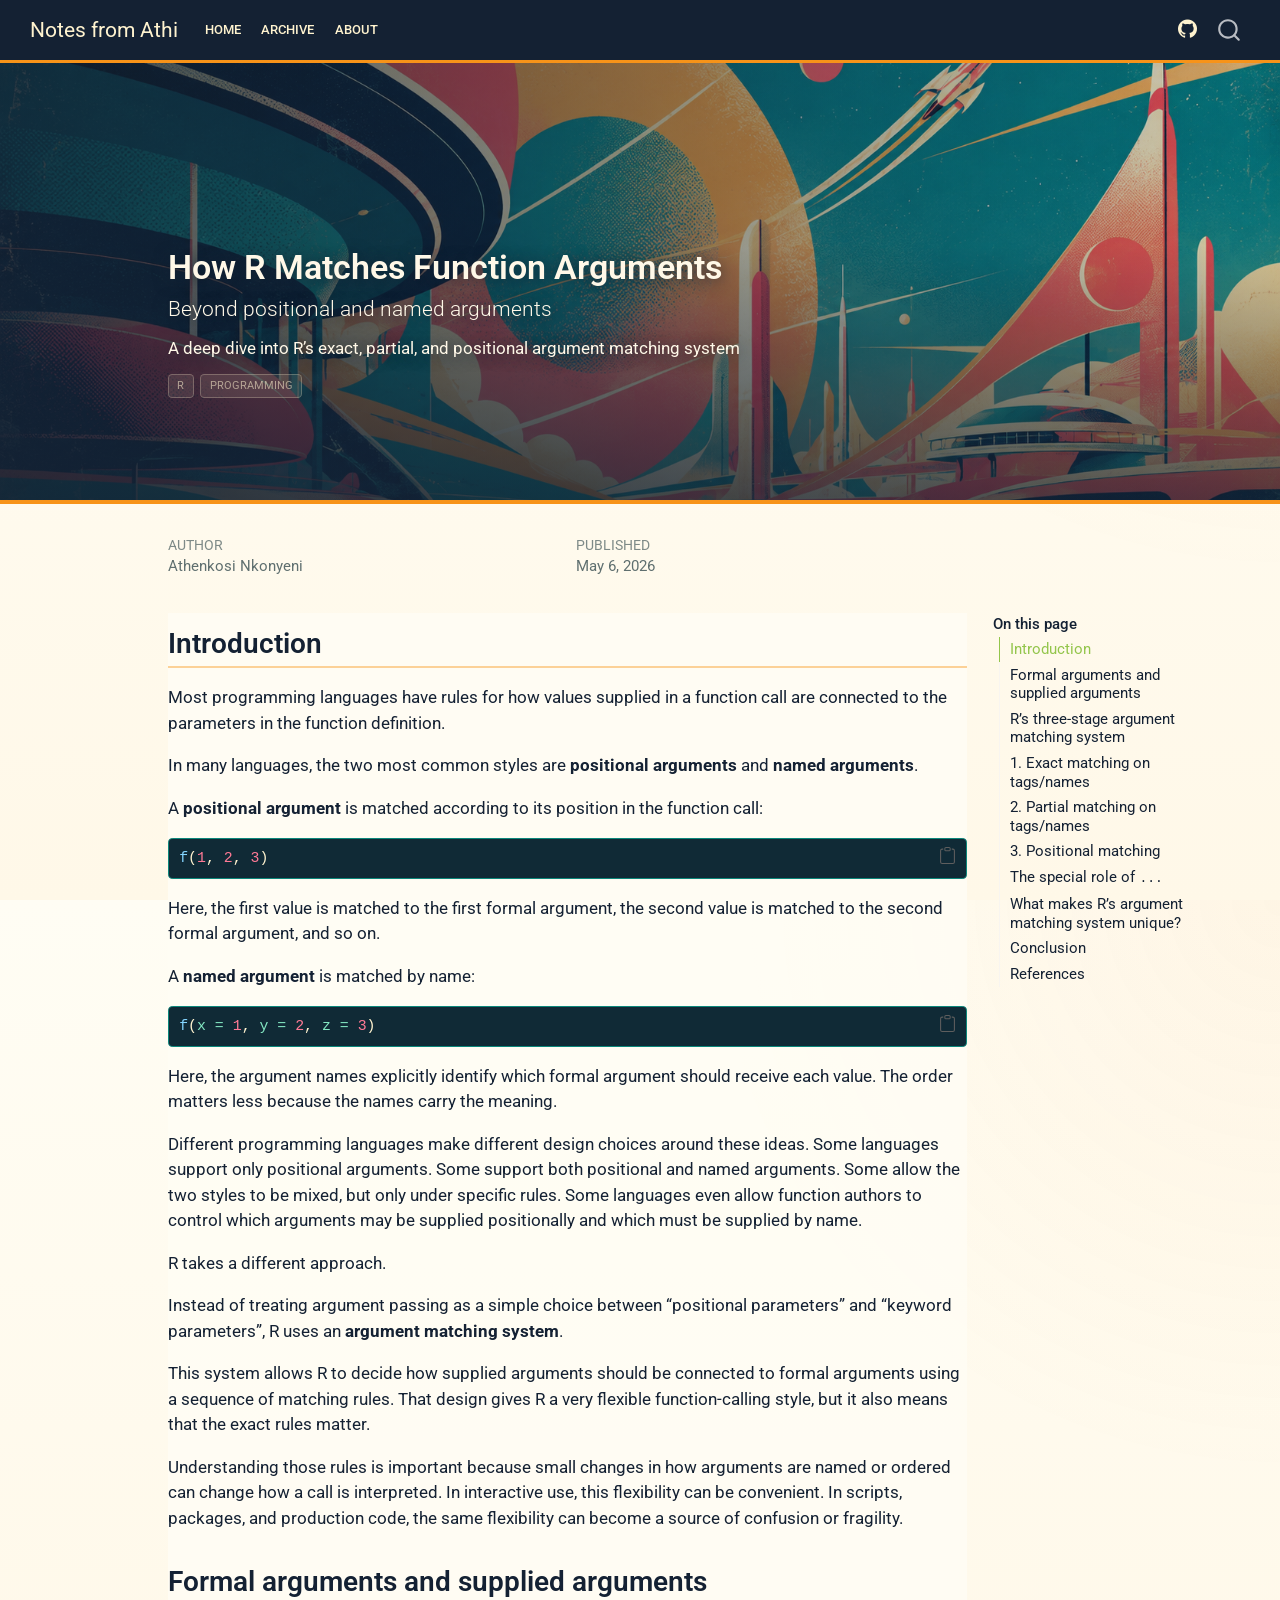
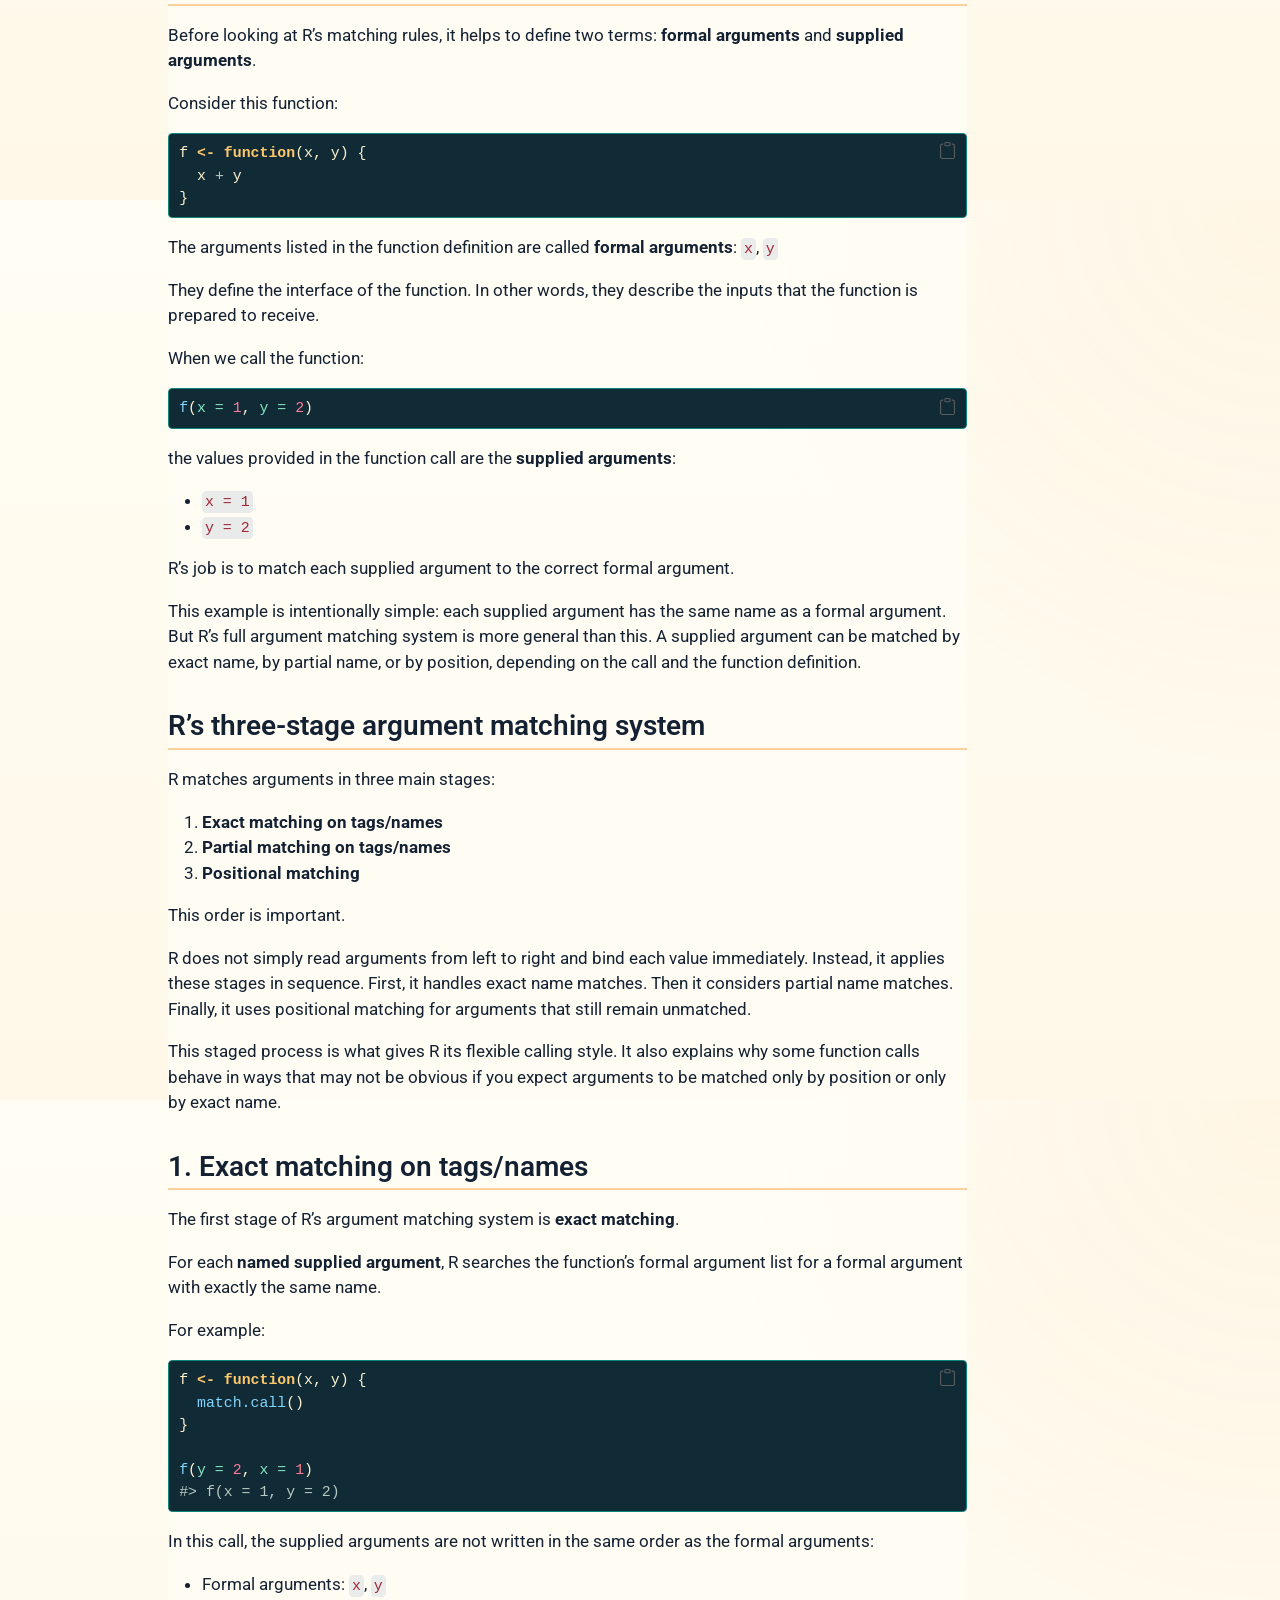
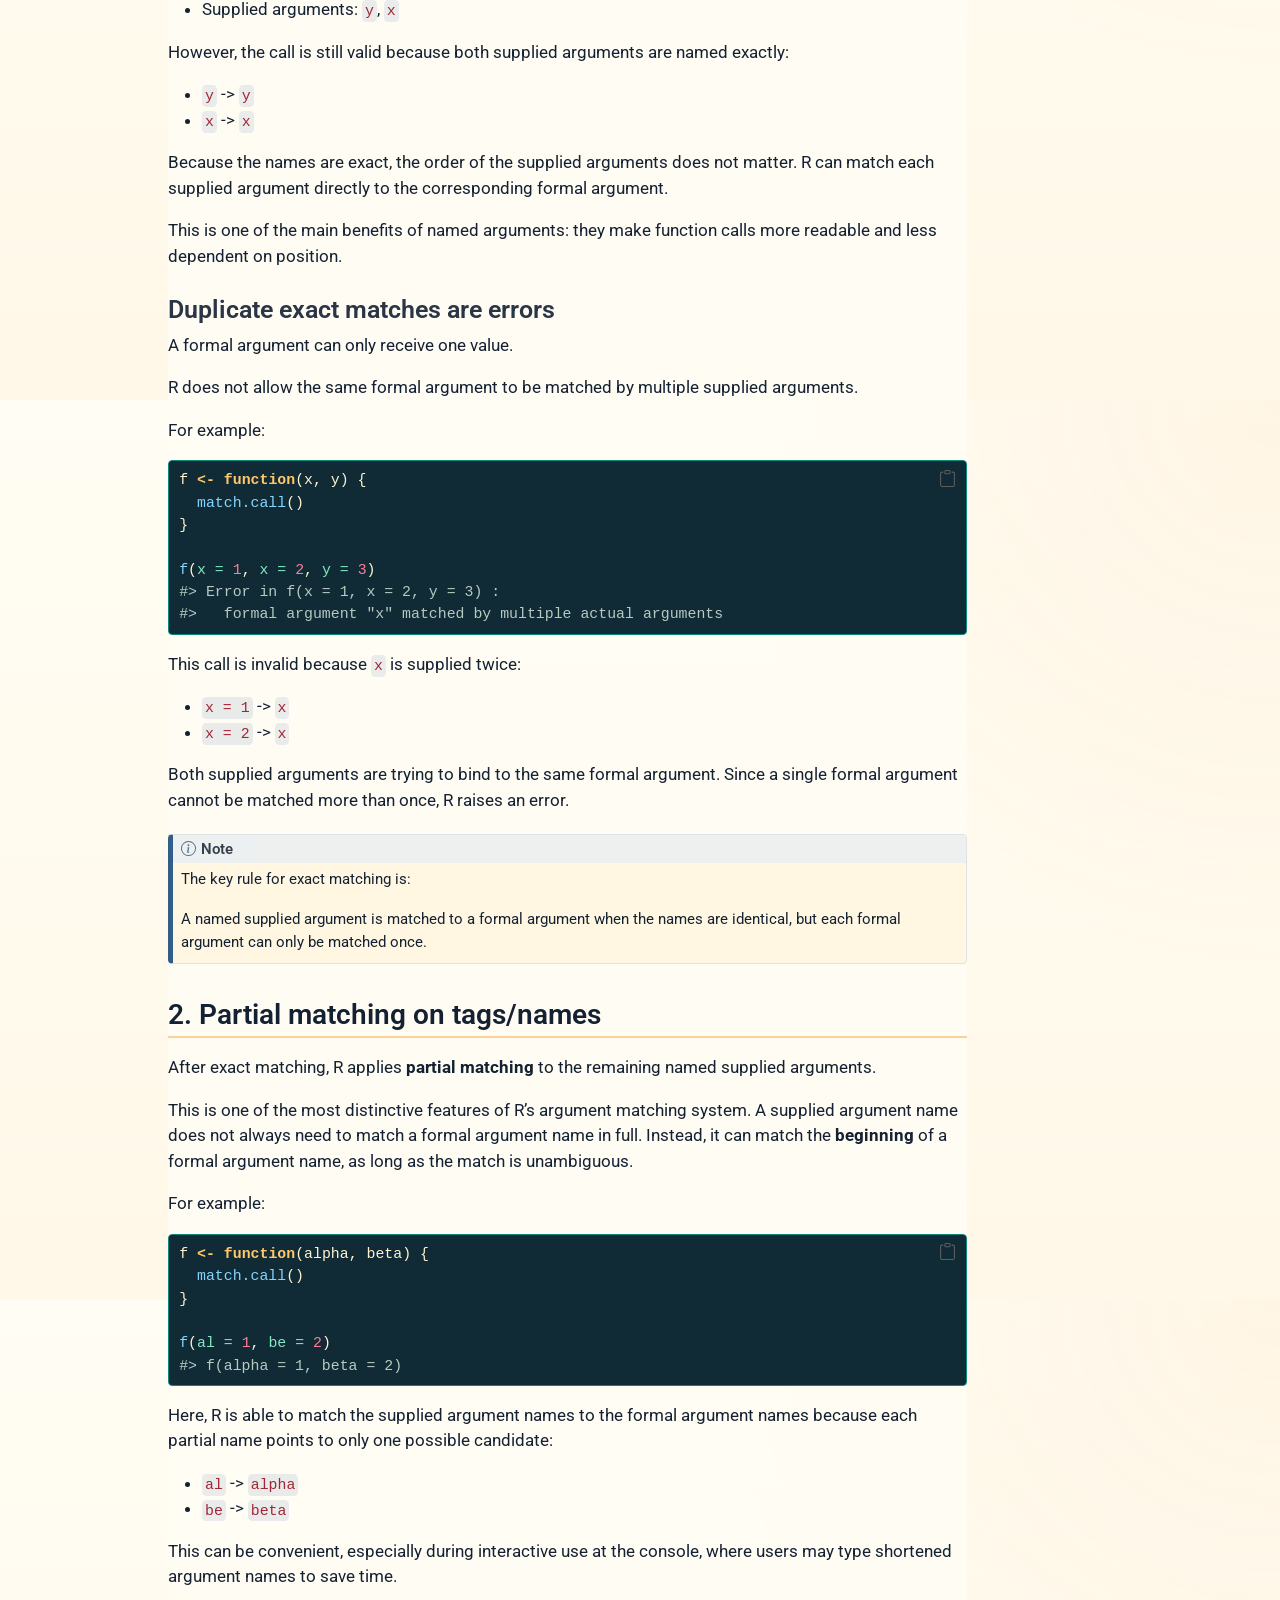
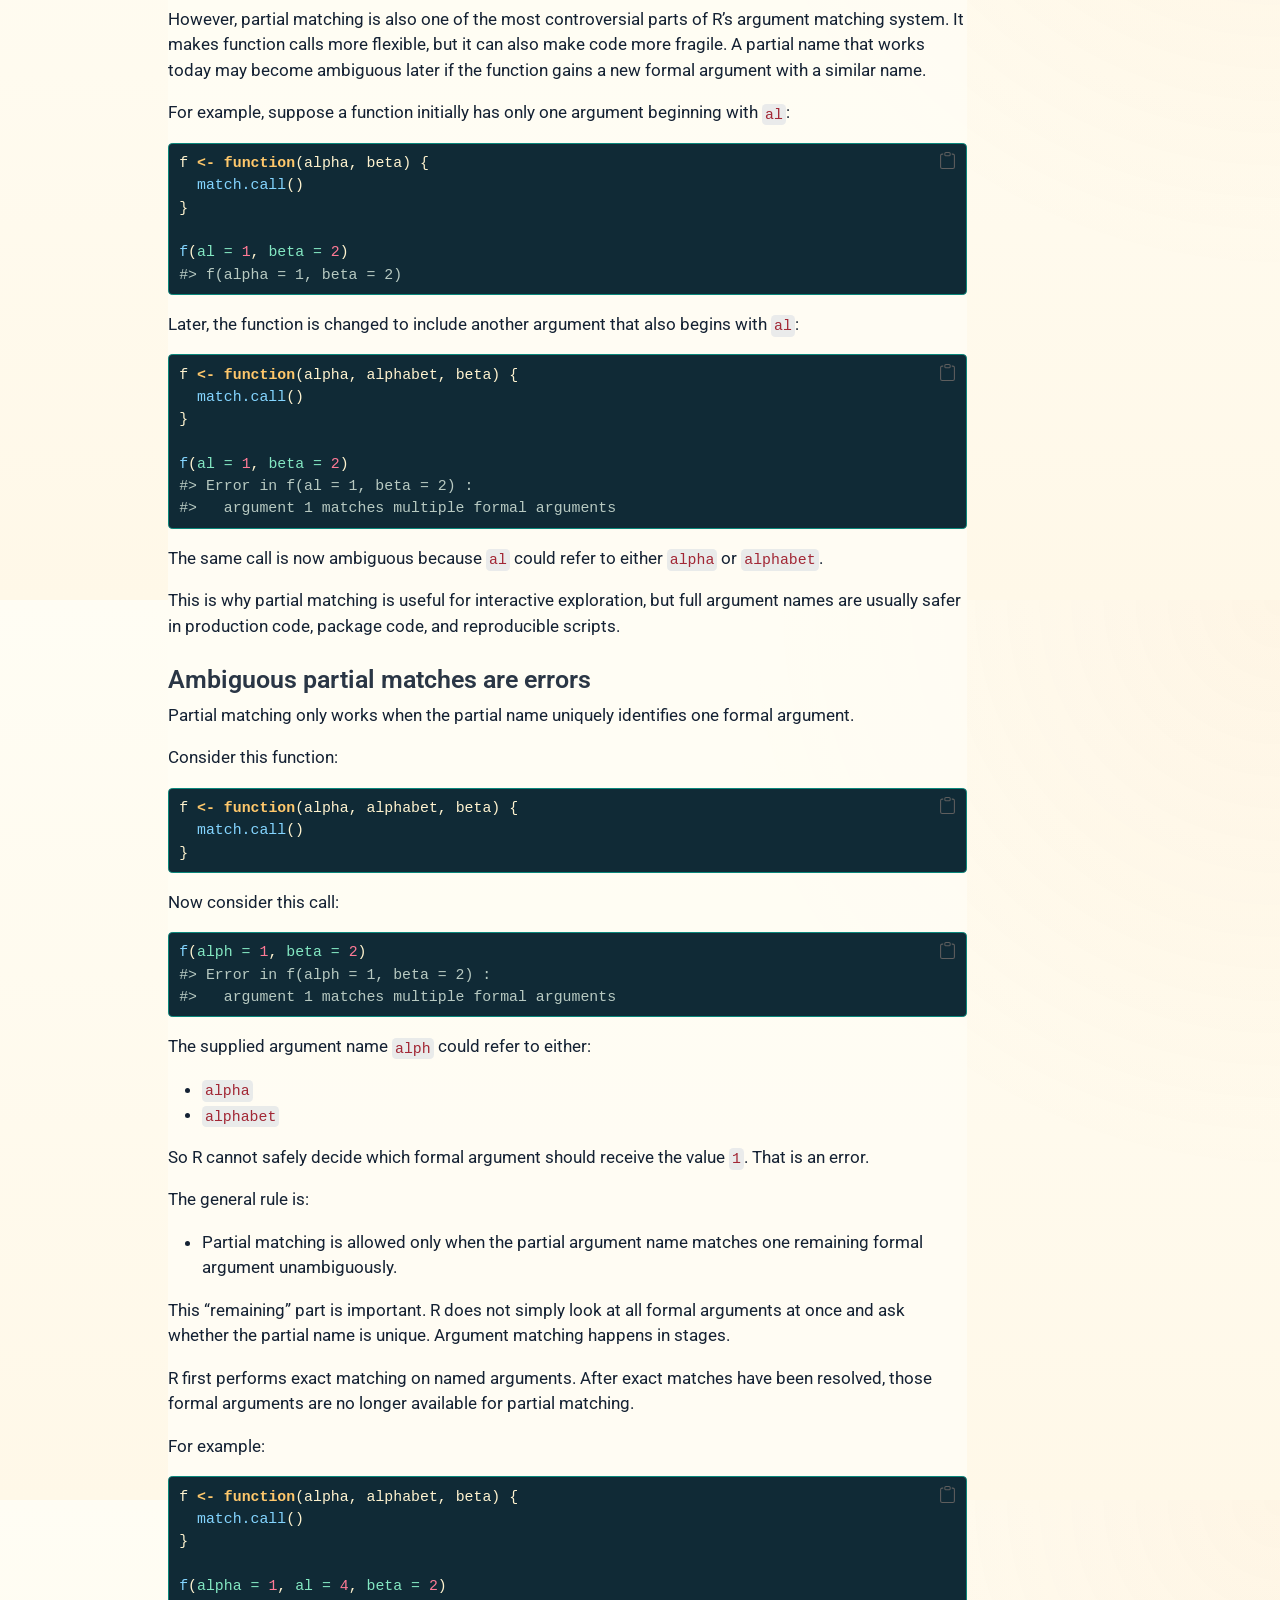
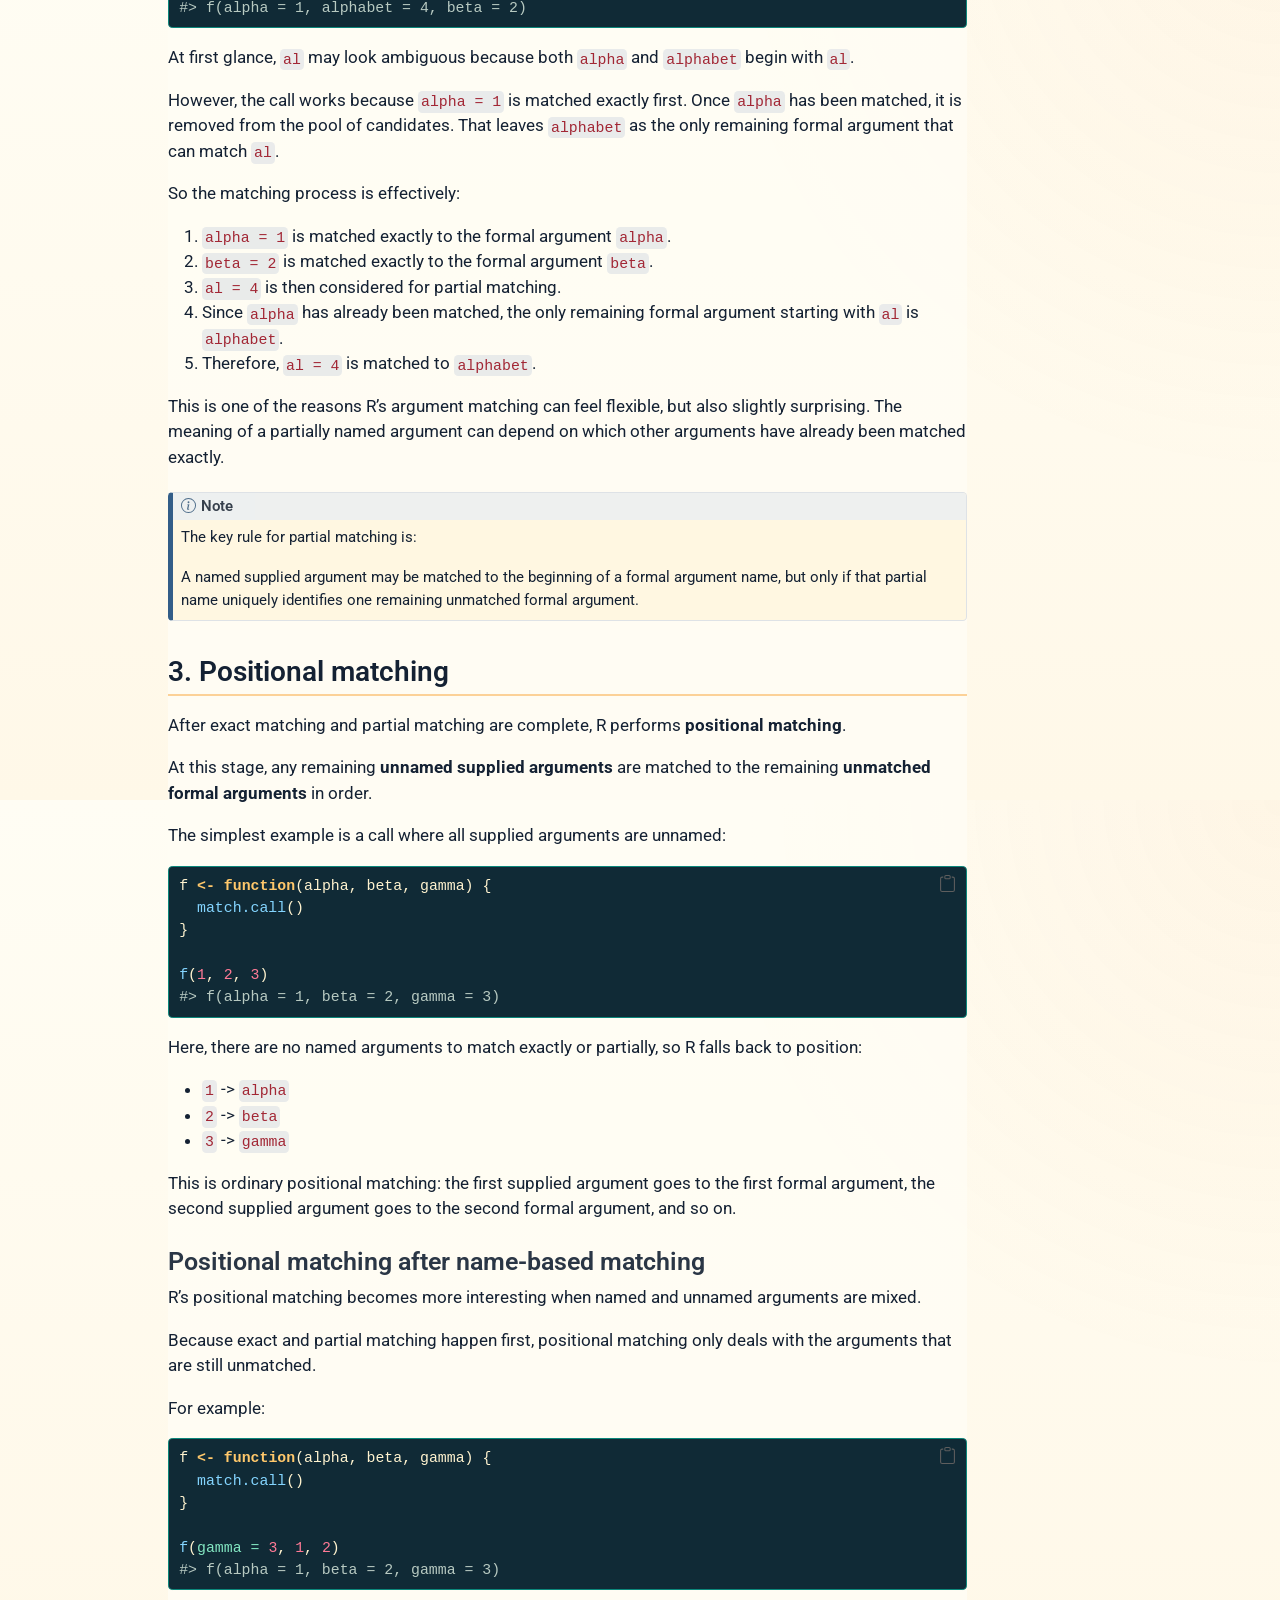
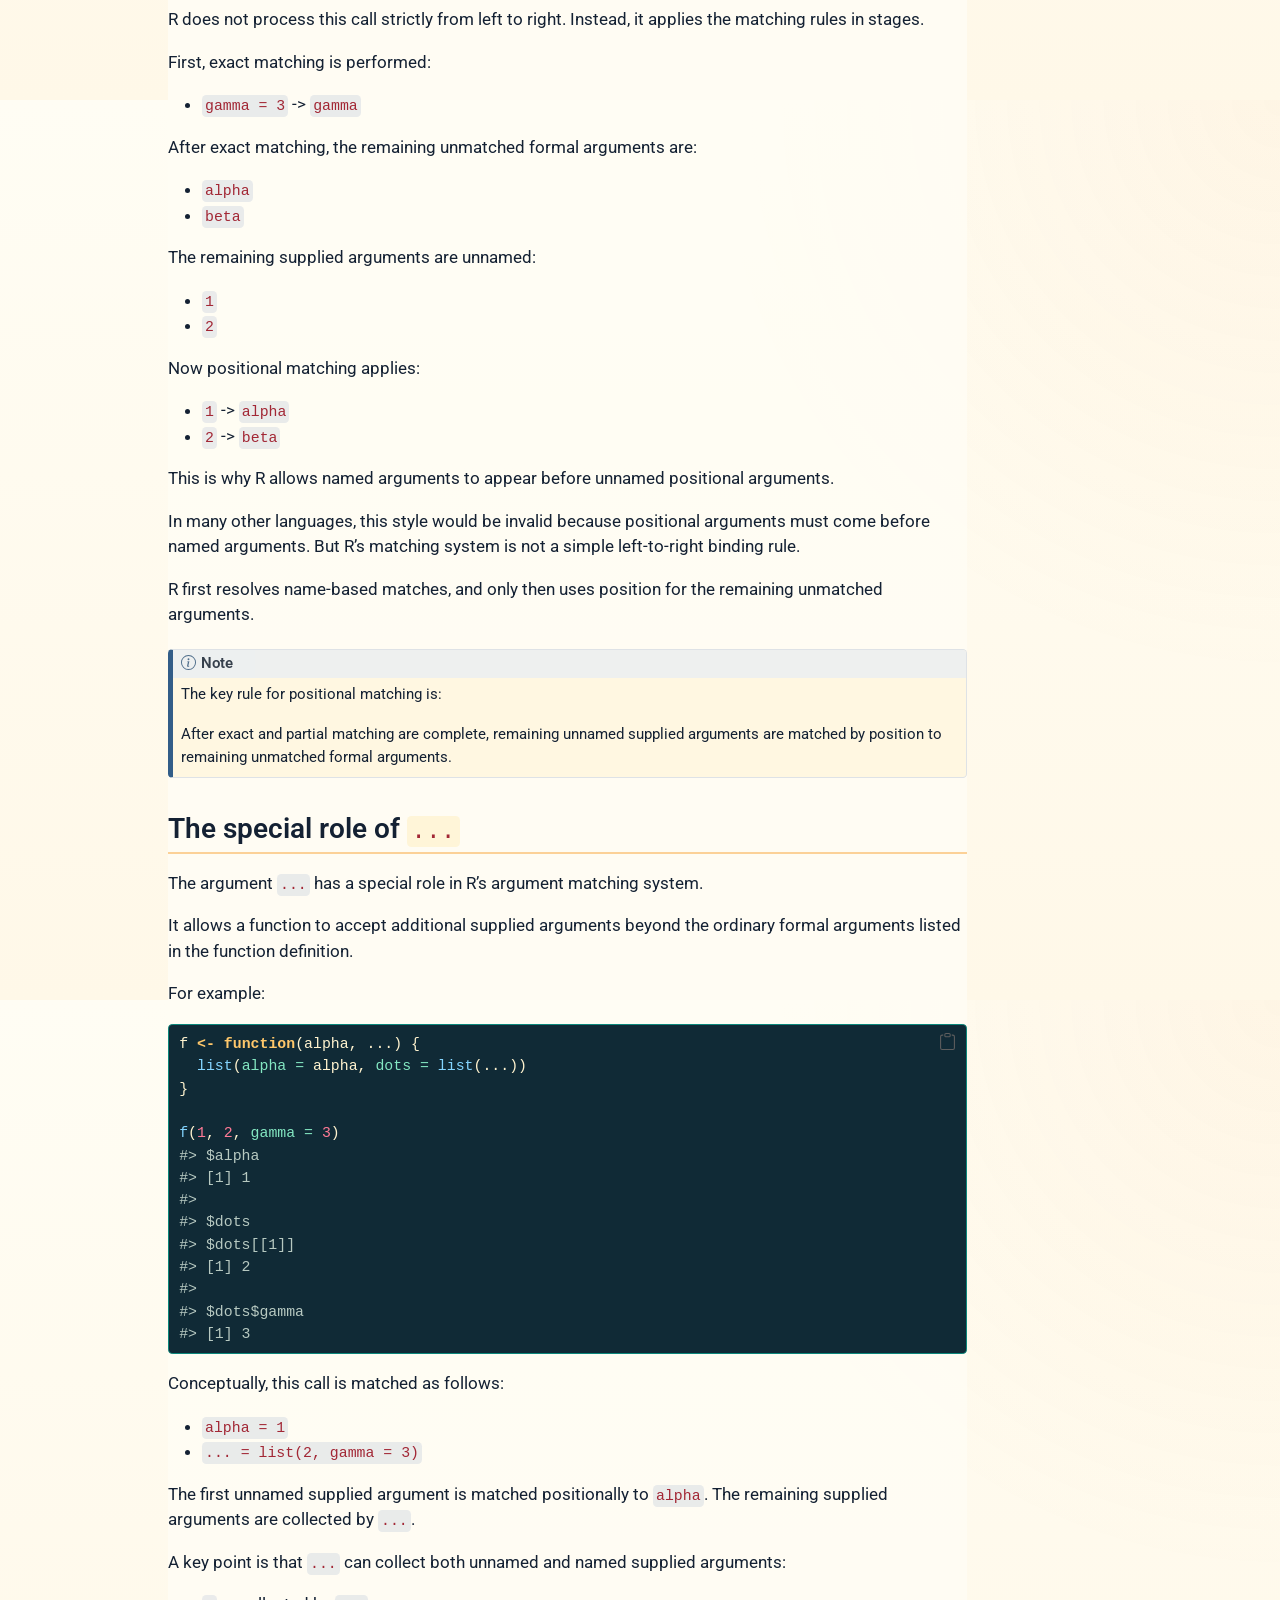
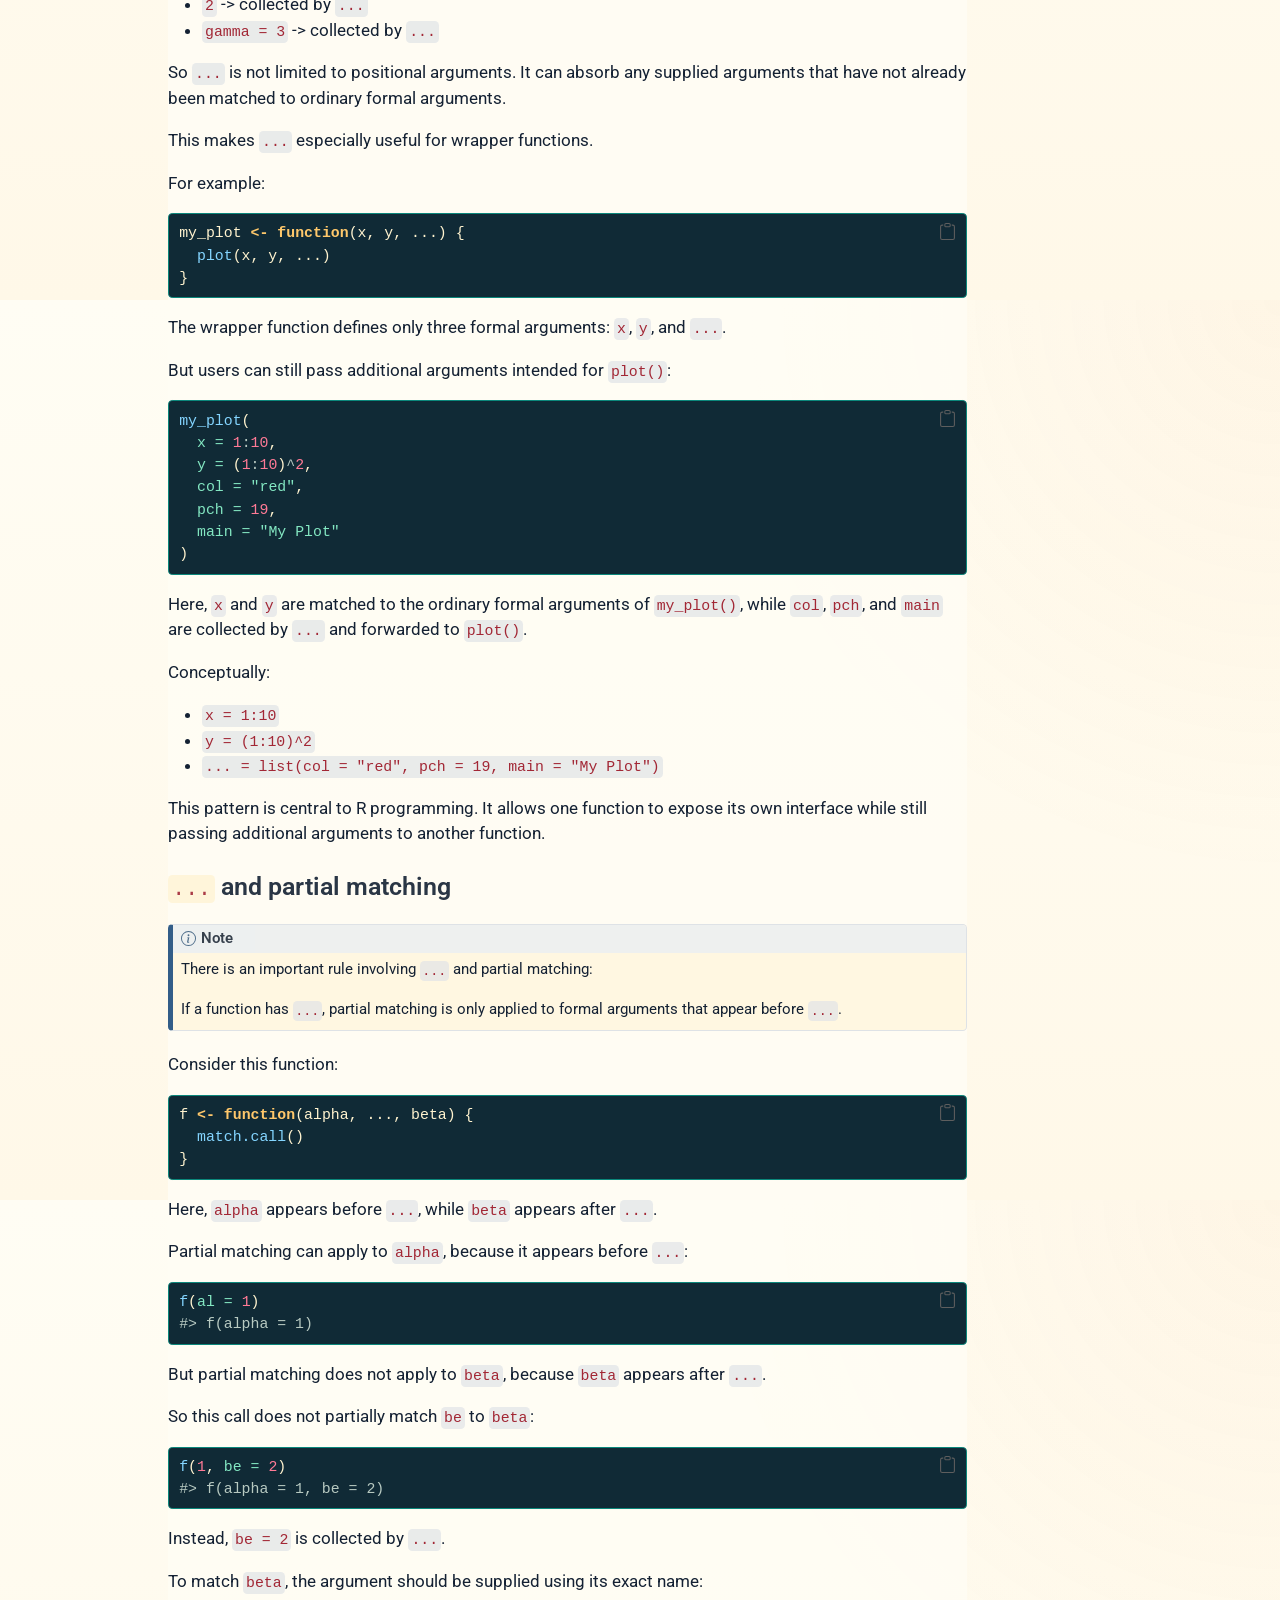
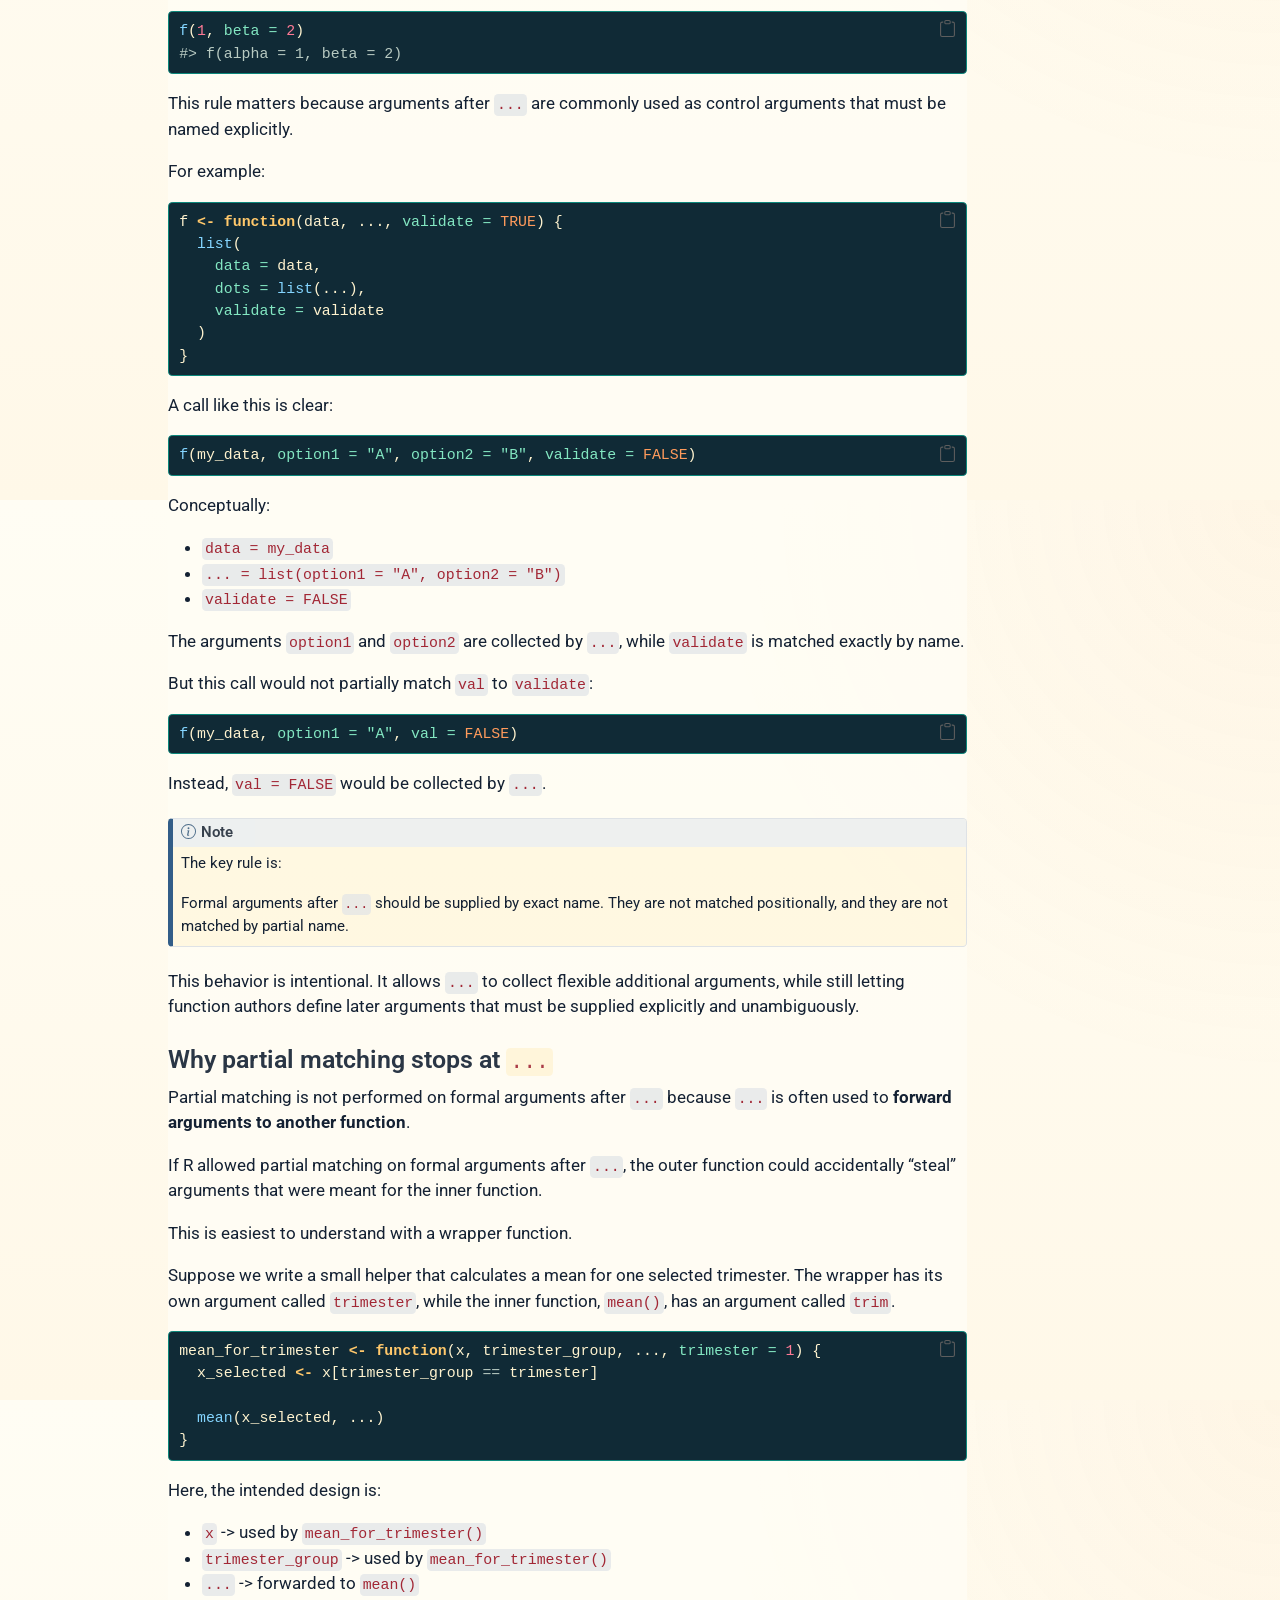
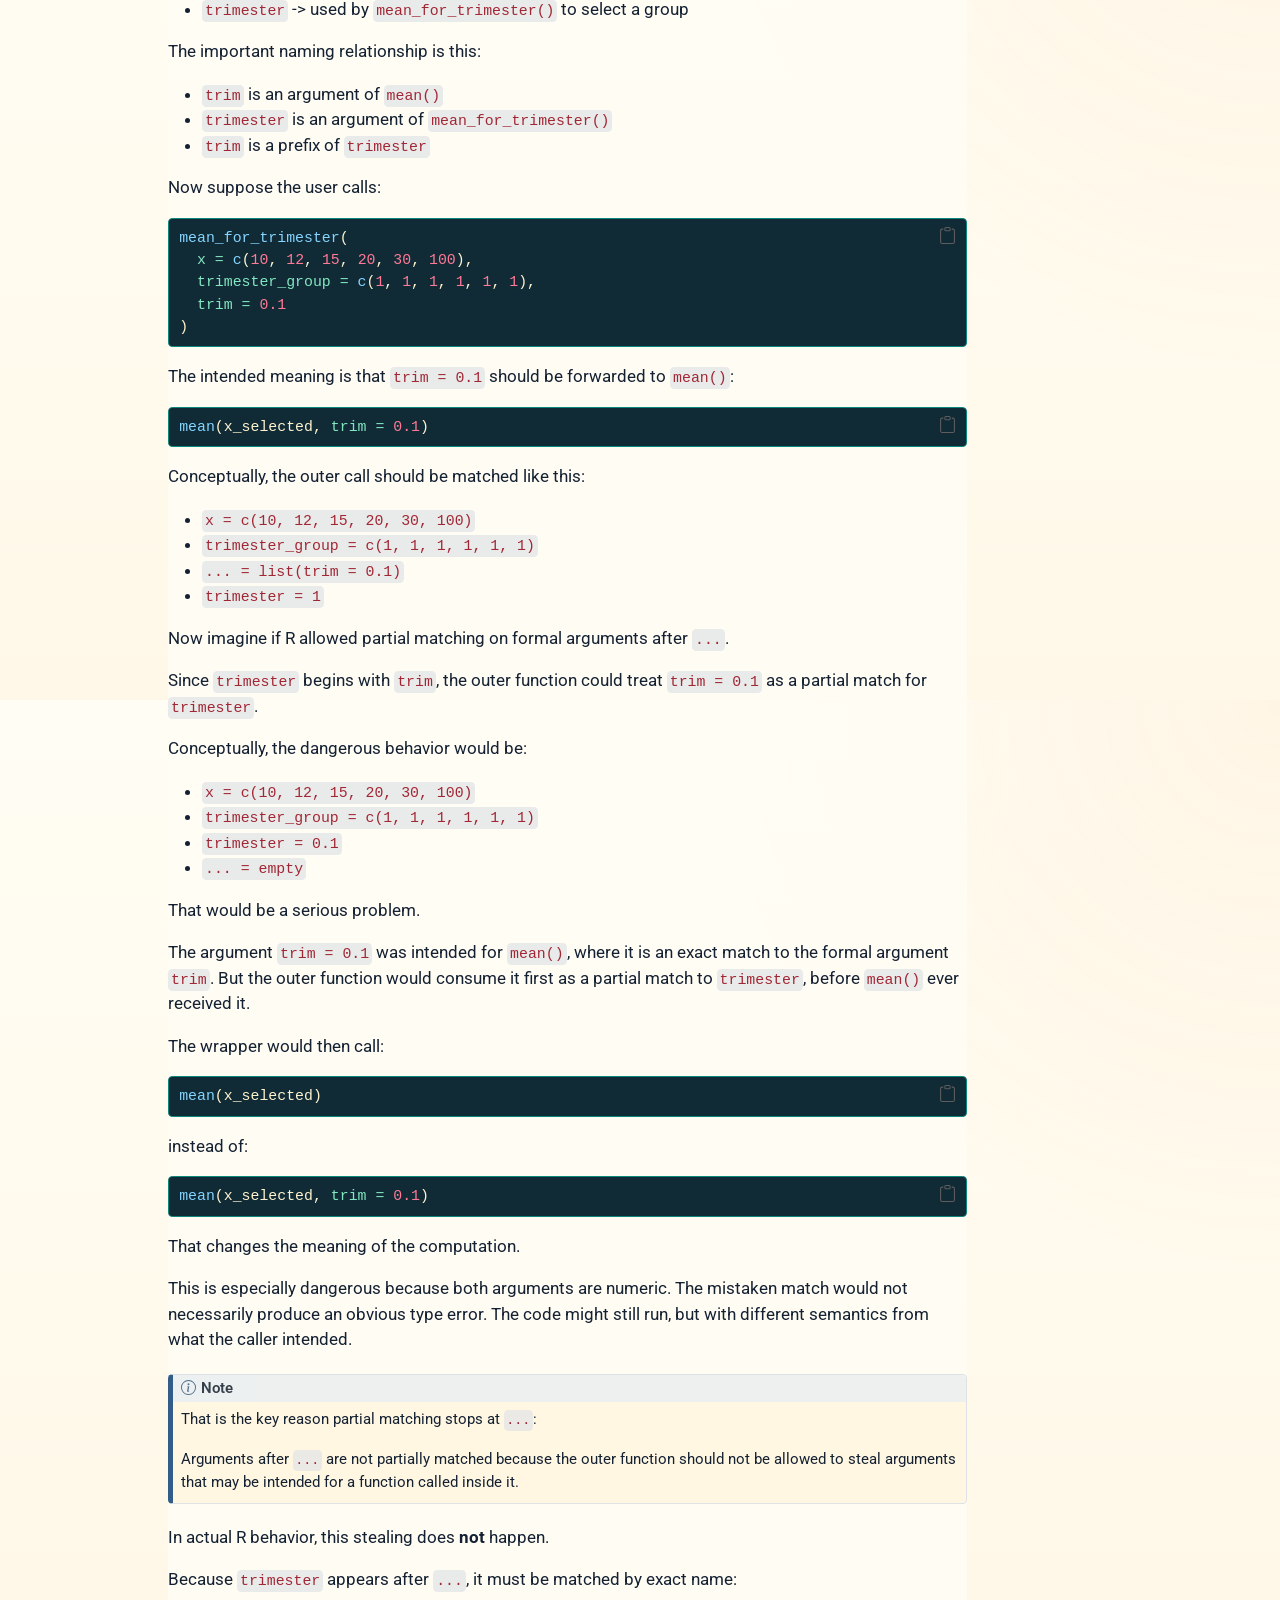
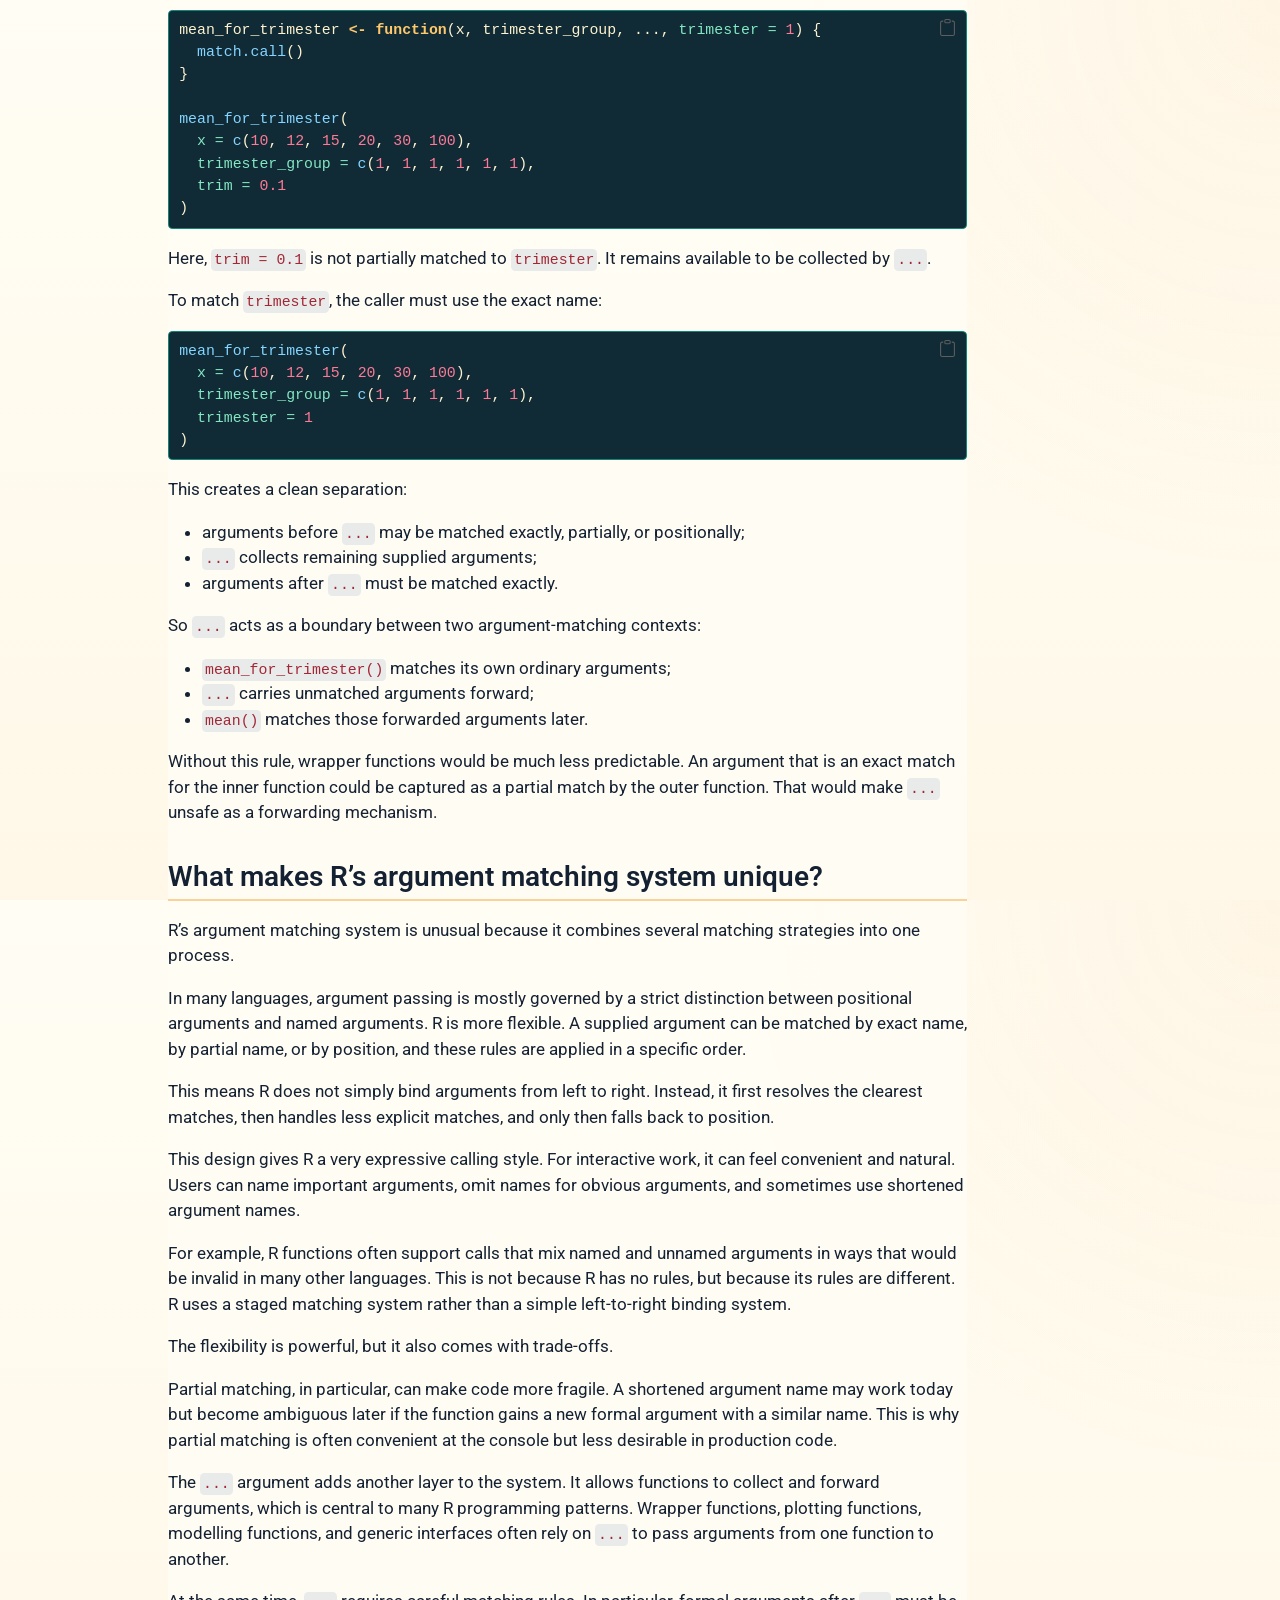
<file: docs/posts/argument-matching/index.html>
<!DOCTYPE html>
<html xmlns="http://www.w3.org/1999/xhtml" lang="en" xml:lang="en"><head>

<meta charset="utf-8">
<meta name="generator" content="quarto-1.9.37">

<meta name="viewport" content="width=device-width, initial-scale=1.0, user-scalable=yes">

<meta name="author" content="Athenkosi Nkonyeni">
<meta name="dcterms.date" content="2026-05-06">
<meta name="description" content="A deep dive into R’s exact, partial, and positional argument matching system">

<title>How R Matches Function Arguments – Notes from Athi</title>
<style>
/* Default styles provided by pandoc.
** See https://pandoc.org/MANUAL.html#variables-for-html for config info.
*/
code{white-space: pre-wrap;}
span.smallcaps{font-variant: small-caps;}
div.columns{display: flex; gap: min(4vw, 1.5em);}
div.column{flex: auto; overflow-x: auto;}
div.hanging-indent{margin-left: 1.5em; text-indent: -1.5em;}
ul.task-list{list-style: none;}
ul.task-list li input[type="checkbox"] {
  width: 0.8em;
  margin: 0 0.8em 0.2em -1em; /* quarto-specific, see https://github.com/quarto-dev/quarto-cli/issues/4556 */ 
  vertical-align: middle;
}
/* CSS for syntax highlighting */
html { -webkit-text-size-adjust: 100%; }
pre > code.sourceCode { white-space: pre; position: relative; }
pre > code.sourceCode > span { display: inline-block; line-height: 1.25; }
pre > code.sourceCode > span:empty { height: 1.2em; }
.sourceCode { overflow: visible; }
code.sourceCode > span { color: inherit; text-decoration: inherit; }
div.sourceCode { margin: 1em 0; }
pre.sourceCode { margin: 0; }
@media screen {
div.sourceCode { overflow: auto; }
}
@media print {
pre > code.sourceCode { white-space: pre-wrap; }
pre > code.sourceCode > span { text-indent: -5em; padding-left: 5em; }
}
pre.numberSource code
  { counter-reset: source-line 0; }
pre.numberSource code > span
  { position: relative; left: -4em; counter-increment: source-line; }
pre.numberSource code > span > a:first-child::before
  { content: counter(source-line);
    position: relative; left: -1em; text-align: right; vertical-align: baseline;
    border: none; display: inline-block;
    -webkit-touch-callout: none; -webkit-user-select: none;
    -khtml-user-select: none; -moz-user-select: none;
    -ms-user-select: none; user-select: none;
    padding: 0 4px; width: 4em;
  }
pre.numberSource { margin-left: 3em;  padding-left: 4px; }
div.sourceCode
  {   }
@media screen {
pre > code.sourceCode > span > a:first-child::before { text-decoration: underline; }
}
</style>


<script src="../../site_libs/quarto-nav/quarto-nav.js"></script>
<script src="../../site_libs/quarto-nav/headroom.min.js"></script>
<script src="../../site_libs/clipboard/clipboard.min.js"></script>
<script src="../../site_libs/quarto-search/autocomplete.umd.js"></script>
<script src="../../site_libs/quarto-search/fuse.min.js"></script>
<script src="../../site_libs/quarto-search/quarto-search.js"></script>
<meta name="quarto:offset" content="../../">
<script src="../../site_libs/quarto-html/quarto.js" type="module"></script>
<script src="../../site_libs/quarto-html/tabsets/tabsets.js" type="module"></script>
<script src="../../site_libs/quarto-html/popper.min.js"></script>
<script src="../../site_libs/quarto-html/tippy.umd.min.js"></script>
<script src="../../site_libs/quarto-html/anchor.min.js"></script>
<link href="../../site_libs/quarto-html/tippy.css" rel="stylesheet">
<link href="../../site_libs/quarto-html/quarto-syntax-highlighting-7f8f88aac4f3542376d5c11b86a4c14d.css" rel="stylesheet" id="quarto-text-highlighting-styles">
<script src="../../site_libs/bootstrap/bootstrap.min.js"></script>
<link href="../../site_libs/bootstrap/bootstrap-icons.css" rel="stylesheet">
<link href="../../site_libs/bootstrap/bootstrap-fde6028973a8af2afb1d77be65601ea1.min.css" rel="stylesheet" append-hash="true" id="quarto-bootstrap" data-mode="light">
<script id="quarto-search-options" type="application/json">{
  "location": "navbar",
  "copy-button": false,
  "collapse-after": 3,
  "panel-placement": "end",
  "type": "overlay",
  "limit": 50,
  "keyboard-shortcut": [
    "f",
    "/",
    "s"
  ],
  "show-item-context": false,
  "language": {
    "search-no-results-text": "No results",
    "search-matching-documents-text": "matching documents",
    "search-copy-link-title": "Copy link to search",
    "search-hide-matches-text": "Hide additional matches",
    "search-more-match-text": "more match in this document",
    "search-more-matches-text": "more matches in this document",
    "search-clear-button-title": "Clear",
    "search-text-placeholder": "",
    "search-detached-cancel-button-title": "Cancel",
    "search-submit-button-title": "Submit",
    "search-label": "Search"
  }
}</script>
<style>

      .quarto-title-block .quarto-title-banner h1,
      .quarto-title-block .quarto-title-banner h2,
      .quarto-title-block .quarto-title-banner h3,
      .quarto-title-block .quarto-title-banner h4,
      .quarto-title-block .quarto-title-banner h5,
      .quarto-title-block .quarto-title-banner h6
      {
        color: #fff8e8;
      }

      .quarto-title-block .quarto-title-banner {
        color: #fff8e8;
background-image: url(image.png);
background-size: cover;
      }
</style>


<link rel="stylesheet" href="../../styles.css">
<meta property="og:title" content="How R Matches Function Arguments – Notes from Athi">
<meta property="og:description" content="A deep dive into R’s exact, partial, and positional argument matching system">
<meta property="og:image" content="https://ankonyeni.github.io/notes-from-athi/posts/argument-matching/image.png">
<meta property="og:site_name" content="Notes from Athi">
<meta property="og:image:height" content="941">
<meta property="og:image:width" content="1672">
<meta name="twitter:title" content="How R Matches Function Arguments – Notes from Athi">
<meta name="twitter:description" content="A deep dive into R’s exact, partial, and positional argument matching system">
<meta name="twitter:image" content="https://ankonyeni.github.io/notes-from-athi/posts/argument-matching/image.png">
<meta name="twitter:image-height" content="941">
<meta name="twitter:image-width" content="1672">
<meta name="twitter:card" content="summary_large_image">
</head>

<body class="nav-fixed quarto-light">

<div id="quarto-search-results"></div>
  <header id="quarto-header" class="headroom fixed-top quarto-banner">
    <nav class="navbar navbar-expand-lg " data-bs-theme="dark">
      <div class="navbar-container container-fluid">
      <div class="navbar-brand-container mx-auto">
    <a class="navbar-brand" href="../../index.html">
    <span class="navbar-title">Notes from Athi</span>
    </a>
  </div>
            <div id="quarto-search" class="" title="Search"></div>
          <button class="navbar-toggler" type="button" data-bs-toggle="collapse" data-bs-target="#navbarCollapse" aria-controls="navbarCollapse" role="menu" aria-expanded="false" aria-label="Toggle navigation" onclick="if (window.quartoToggleHeadroom) { window.quartoToggleHeadroom(); }">
  <span class="navbar-toggler-icon"></span>
</button>
          <div class="collapse navbar-collapse" id="navbarCollapse">
            <ul class="navbar-nav navbar-nav-scroll me-auto">
  <li class="nav-item">
    <a class="nav-link" href="../../index.html"> 
<span class="menu-text">Home</span></a>
  </li>  
  <li class="nav-item">
    <a class="nav-link" href="../../archive.html"> 
<span class="menu-text">Archive</span></a>
  </li>  
  <li class="nav-item">
    <a class="nav-link" href="../../about.html"> 
<span class="menu-text">About</span></a>
  </li>  
</ul>
            <ul class="navbar-nav navbar-nav-scroll ms-auto">
  <li class="nav-item compact">
    <a class="nav-link" href="https://github.com/ankonyeni/notes-from-athi"> <i class="bi bi-github" role="img" aria-label="GitHub repository">
</i> 
<span class="menu-text"></span></a>
  </li>  
</ul>
          </div> <!-- /navcollapse -->
            <div class="quarto-navbar-tools">
</div>
      </div> <!-- /container-fluid -->
    </nav>
</header>
<!-- content -->
<header id="title-block-header" class="quarto-title-block default page-columns page-full">
  <div class="quarto-title-banner page-columns page-full">
    <div class="quarto-title column-body">
      <h1 class="title">How R Matches Function Arguments</h1>
            <p class="subtitle lead">Beyond positional and named arguments</p>
                  <div>
        <div class="description">
          A deep dive into R’s exact, partial, and positional argument matching system
        </div>
      </div>
                          <div class="quarto-categories">
                <div class="quarto-category">R</div>
                <div class="quarto-category">Programming</div>
              </div>
                  </div>
  </div>
    
  
  <div class="quarto-title-meta">

      <div>
      <div class="quarto-title-meta-heading">Author</div>
      <div class="quarto-title-meta-contents">
               <p>Athenkosi Nkonyeni </p>
            </div>
    </div>
      
      <div>
      <div class="quarto-title-meta-heading">Published</div>
      <div class="quarto-title-meta-contents">
        <p class="date">May 6, 2026</p>
      </div>
    </div>
    
      
    </div>
    
  
  </header><div id="quarto-content" class="quarto-container page-columns page-rows-contents page-layout-article page-navbar">
<!-- sidebar -->
<!-- margin-sidebar -->
    <div id="quarto-margin-sidebar" class="sidebar margin-sidebar">
        <nav id="TOC" role="doc-toc" class="toc-active">
    <h2 id="toc-title">On this page</h2>
   
  <ul>
  <li><a href="#introduction" id="toc-introduction" class="nav-link active" data-scroll-target="#introduction">Introduction</a></li>
  <li><a href="#formal-arguments-and-supplied-arguments" id="toc-formal-arguments-and-supplied-arguments" class="nav-link" data-scroll-target="#formal-arguments-and-supplied-arguments">Formal arguments and supplied arguments</a></li>
  <li><a href="#rs-three-stage-argument-matching-system" id="toc-rs-three-stage-argument-matching-system" class="nav-link" data-scroll-target="#rs-three-stage-argument-matching-system">R’s three-stage argument matching system</a></li>
  <li><a href="#exact-matching-on-tagsnames" id="toc-exact-matching-on-tagsnames" class="nav-link" data-scroll-target="#exact-matching-on-tagsnames">1. Exact matching on tags/names</a>
  <ul class="collapse">
  <li><a href="#duplicate-exact-matches-are-errors" id="toc-duplicate-exact-matches-are-errors" class="nav-link" data-scroll-target="#duplicate-exact-matches-are-errors">Duplicate exact matches are errors</a></li>
  </ul></li>
  <li><a href="#partial-matching-on-tagsnames" id="toc-partial-matching-on-tagsnames" class="nav-link" data-scroll-target="#partial-matching-on-tagsnames">2. Partial matching on tags/names</a>
  <ul class="collapse">
  <li><a href="#ambiguous-partial-matches-are-errors" id="toc-ambiguous-partial-matches-are-errors" class="nav-link" data-scroll-target="#ambiguous-partial-matches-are-errors">Ambiguous partial matches are errors</a></li>
  </ul></li>
  <li><a href="#positional-matching" id="toc-positional-matching" class="nav-link" data-scroll-target="#positional-matching">3. Positional matching</a>
  <ul class="collapse">
  <li><a href="#positional-matching-after-name-based-matching" id="toc-positional-matching-after-name-based-matching" class="nav-link" data-scroll-target="#positional-matching-after-name-based-matching">Positional matching after name-based matching</a></li>
  </ul></li>
  <li><a href="#the-special-role-of-..." id="toc-the-special-role-of-..." class="nav-link" data-scroll-target="#the-special-role-of-...">The special role of <code>...</code></a>
  <ul class="collapse">
  <li><a href="#and-partial-matching" id="toc-and-partial-matching" class="nav-link" data-scroll-target="#and-partial-matching"><code>...</code> and partial matching</a></li>
  <li><a href="#why-partial-matching-stops-at-..." id="toc-why-partial-matching-stops-at-..." class="nav-link" data-scroll-target="#why-partial-matching-stops-at-...">Why partial matching stops at <code>...</code></a></li>
  </ul></li>
  <li><a href="#what-makes-rs-argument-matching-system-unique" id="toc-what-makes-rs-argument-matching-system-unique" class="nav-link" data-scroll-target="#what-makes-rs-argument-matching-system-unique">What makes R’s argument matching system unique?</a></li>
  <li><a href="#conclusion" id="toc-conclusion" class="nav-link" data-scroll-target="#conclusion">Conclusion</a></li>
  <li><a href="#references" id="toc-references" class="nav-link" data-scroll-target="#references">References</a></li>
  </ul>
</nav>
    </div>
<!-- main -->
<main class="content quarto-banner-title-block" id="quarto-document-content">





<section id="introduction" class="level2">
<h2 class="anchored" data-anchor-id="introduction">Introduction</h2>
<p>Most programming languages have rules for how values supplied in a function call are connected to the parameters in the function definition.</p>
<p>In many languages, the two most common styles are <strong>positional arguments</strong> and <strong>named arguments</strong>.</p>
<p>A <strong>positional argument</strong> is matched according to its position in the function call:</p>
<div class="code-copy-outer-scaffold"><div class="sourceCode" id="cb1"><pre class="sourceCode r code-with-copy"><code class="sourceCode r"><span id="cb1-1"><a href="#cb1-1" aria-hidden="true" tabindex="-1"></a><span class="fu">f</span>(<span class="dv">1</span>, <span class="dv">2</span>, <span class="dv">3</span>)</span></code></pre></div><button title="Copy to Clipboard" class="code-copy-button"><i class="bi"></i></button></div>
<p>Here, the first value is matched to the first formal argument, the second value is matched to the second formal argument, and so on.</p>
<p>A <strong>named argument</strong> is matched by name:</p>
<div class="code-copy-outer-scaffold"><div class="sourceCode" id="cb2"><pre class="sourceCode r code-with-copy"><code class="sourceCode r"><span id="cb2-1"><a href="#cb2-1" aria-hidden="true" tabindex="-1"></a><span class="fu">f</span>(<span class="at">x =</span> <span class="dv">1</span>, <span class="at">y =</span> <span class="dv">2</span>, <span class="at">z =</span> <span class="dv">3</span>)</span></code></pre></div><button title="Copy to Clipboard" class="code-copy-button"><i class="bi"></i></button></div>
<p>Here, the argument names explicitly identify which formal argument should receive each value. The order matters less because the names carry the meaning.</p>
<p>Different programming languages make different design choices around these ideas. Some languages support only positional arguments. Some support both positional and named arguments. Some allow the two styles to be mixed, but only under specific rules. Some languages even allow function authors to control which arguments may be supplied positionally and which must be supplied by name.</p>
<p>R takes a different approach.</p>
<p>Instead of treating argument passing as a simple choice between “positional parameters” and “keyword parameters”, R uses an <strong>argument matching system</strong>.</p>
<p>This system allows R to decide how supplied arguments should be connected to formal arguments using a sequence of matching rules. That design gives R a very flexible function-calling style, but it also means that the exact rules matter.</p>
<p>Understanding those rules is important because small changes in how arguments are named or ordered can change how a call is interpreted. In interactive use, this flexibility can be convenient. In scripts, packages, and production code, the same flexibility can become a source of confusion or fragility.</p>
</section>
<section id="formal-arguments-and-supplied-arguments" class="level2">
<h2 class="anchored" data-anchor-id="formal-arguments-and-supplied-arguments">Formal arguments and supplied arguments</h2>
<p>Before looking at R’s matching rules, it helps to define two terms: <strong>formal arguments</strong> and <strong>supplied arguments</strong>.</p>
<p>Consider this function:</p>
<div class="code-copy-outer-scaffold"><div class="sourceCode" id="cb3"><pre class="sourceCode r code-with-copy"><code class="sourceCode r"><span id="cb3-1"><a href="#cb3-1" aria-hidden="true" tabindex="-1"></a>f <span class="ot">&lt;-</span> <span class="cf">function</span>(x, y) {</span>
<span id="cb3-2"><a href="#cb3-2" aria-hidden="true" tabindex="-1"></a>  x <span class="sc">+</span> y</span>
<span id="cb3-3"><a href="#cb3-3" aria-hidden="true" tabindex="-1"></a>}</span></code></pre></div><button title="Copy to Clipboard" class="code-copy-button"><i class="bi"></i></button></div>
<p>The arguments listed in the function definition are called <strong>formal arguments</strong>: <code>x</code>, <code>y</code></p>
<p>They define the interface of the function. In other words, they describe the inputs that the function is prepared to receive.</p>
<p>When we call the function:</p>
<div class="code-copy-outer-scaffold"><div class="sourceCode" id="cb4"><pre class="sourceCode r code-with-copy"><code class="sourceCode r"><span id="cb4-1"><a href="#cb4-1" aria-hidden="true" tabindex="-1"></a><span class="fu">f</span>(<span class="at">x =</span> <span class="dv">1</span>, <span class="at">y =</span> <span class="dv">2</span>)</span></code></pre></div><button title="Copy to Clipboard" class="code-copy-button"><i class="bi"></i></button></div>
<p>the values provided in the function call are the <strong>supplied arguments</strong>:</p>
<ul>
<li><code>x = 1</code></li>
<li><code>y = 2</code></li>
</ul>
<p>R’s job is to match each supplied argument to the correct formal argument.</p>
<p>This example is intentionally simple: each supplied argument has the same name as a formal argument. But R’s full argument matching system is more general than this. A supplied argument can be matched by exact name, by partial name, or by position, depending on the call and the function definition.</p>
</section>
<section id="rs-three-stage-argument-matching-system" class="level2">
<h2 class="anchored" data-anchor-id="rs-three-stage-argument-matching-system">R’s three-stage argument matching system</h2>
<p>R matches arguments in three main stages:</p>
<ol type="1">
<li><strong>Exact matching on tags/names</strong></li>
<li><strong>Partial matching on tags/names</strong></li>
<li><strong>Positional matching</strong></li>
</ol>
<p>This order is important.</p>
<p>R does not simply read arguments from left to right and bind each value immediately. Instead, it applies these stages in sequence. First, it handles exact name matches. Then it considers partial name matches. Finally, it uses positional matching for arguments that still remain unmatched.</p>
<p>This staged process is what gives R its flexible calling style. It also explains why some function calls behave in ways that may not be obvious if you expect arguments to be matched only by position or only by exact name.</p>
</section>
<section id="exact-matching-on-tagsnames" class="level2">
<h2 class="anchored" data-anchor-id="exact-matching-on-tagsnames">1. Exact matching on tags/names</h2>
<p>The first stage of R’s argument matching system is <strong>exact matching</strong>.</p>
<p>For each <strong>named supplied argument</strong>, R searches the function’s formal argument list for a formal argument with exactly the same name.</p>
<p>For example:</p>
<div class="code-copy-outer-scaffold"><div class="sourceCode" id="cb5"><pre class="sourceCode r code-with-copy"><code class="sourceCode r"><span id="cb5-1"><a href="#cb5-1" aria-hidden="true" tabindex="-1"></a>f <span class="ot">&lt;-</span> <span class="cf">function</span>(x, y) {</span>
<span id="cb5-2"><a href="#cb5-2" aria-hidden="true" tabindex="-1"></a>  <span class="fu">match.call</span>()</span>
<span id="cb5-3"><a href="#cb5-3" aria-hidden="true" tabindex="-1"></a>}</span>
<span id="cb5-4"><a href="#cb5-4" aria-hidden="true" tabindex="-1"></a></span>
<span id="cb5-5"><a href="#cb5-5" aria-hidden="true" tabindex="-1"></a><span class="fu">f</span>(<span class="at">y =</span> <span class="dv">2</span>, <span class="at">x =</span> <span class="dv">1</span>)</span>
<span id="cb5-6"><a href="#cb5-6" aria-hidden="true" tabindex="-1"></a><span class="co">#&gt; f(x = 1, y = 2)</span></span></code></pre></div><button title="Copy to Clipboard" class="code-copy-button"><i class="bi"></i></button></div>
<p>In this call, the supplied arguments are not written in the same order as the formal arguments:</p>
<ul>
<li>Formal arguments: <code>x</code>, <code>y</code></li>
<li>Supplied arguments: <code>y</code>, <code>x</code></li>
</ul>
<p>However, the call is still valid because both supplied arguments are named exactly:</p>
<ul>
<li><code>y</code> -&gt; <code>y</code></li>
<li><code>x</code> -&gt; <code>x</code></li>
</ul>
<p>Because the names are exact, the order of the supplied arguments does not matter. R can match each supplied argument directly to the corresponding formal argument.</p>
<p>This is one of the main benefits of named arguments: they make function calls more readable and less dependent on position.</p>
<section id="duplicate-exact-matches-are-errors" class="level3">
<h3 class="anchored" data-anchor-id="duplicate-exact-matches-are-errors">Duplicate exact matches are errors</h3>
<p>A formal argument can only receive one value.</p>
<p>R does not allow the same formal argument to be matched by multiple supplied arguments.</p>
<p>For example:</p>
<div class="code-copy-outer-scaffold"><div class="sourceCode" id="cb6"><pre class="sourceCode r code-with-copy"><code class="sourceCode r"><span id="cb6-1"><a href="#cb6-1" aria-hidden="true" tabindex="-1"></a>f <span class="ot">&lt;-</span> <span class="cf">function</span>(x, y) {</span>
<span id="cb6-2"><a href="#cb6-2" aria-hidden="true" tabindex="-1"></a>  <span class="fu">match.call</span>()</span>
<span id="cb6-3"><a href="#cb6-3" aria-hidden="true" tabindex="-1"></a>}</span>
<span id="cb6-4"><a href="#cb6-4" aria-hidden="true" tabindex="-1"></a></span>
<span id="cb6-5"><a href="#cb6-5" aria-hidden="true" tabindex="-1"></a><span class="fu">f</span>(<span class="at">x =</span> <span class="dv">1</span>, <span class="at">x =</span> <span class="dv">2</span>, <span class="at">y =</span> <span class="dv">3</span>)</span>
<span id="cb6-6"><a href="#cb6-6" aria-hidden="true" tabindex="-1"></a><span class="co">#&gt; Error in f(x = 1, x = 2, y = 3) : </span></span>
<span id="cb6-7"><a href="#cb6-7" aria-hidden="true" tabindex="-1"></a><span class="co">#&gt;   formal argument "x" matched by multiple actual arguments</span></span></code></pre></div><button title="Copy to Clipboard" class="code-copy-button"><i class="bi"></i></button></div>
<p>This call is invalid because <code>x</code> is supplied twice:</p>
<ul>
<li><code>x = 1</code> -&gt; <code>x</code></li>
<li><code>x = 2</code> -&gt; <code>x</code></li>
</ul>
<p>Both supplied arguments are trying to bind to the same formal argument. Since a single formal argument cannot be matched more than once, R raises an error.</p>
<div class="callout callout-style-default callout-note callout-titled">
<div class="callout-header d-flex align-content-center">
<div class="callout-icon-container">
<i class="callout-icon"></i>
</div>
<div class="callout-title-container flex-fill">
Note
</div>
</div>
<div class="callout-body-container callout-body">
<p>The key rule for exact matching is:</p>
<p>A named supplied argument is matched to a formal argument when the names are identical, but each formal argument can only be matched once.</p>
</div>
</div>
</section>
</section>
<section id="partial-matching-on-tagsnames" class="level2">
<h2 class="anchored" data-anchor-id="partial-matching-on-tagsnames">2. Partial matching on tags/names</h2>
<p>After exact matching, R applies <strong>partial matching</strong> to the remaining named supplied arguments.</p>
<p>This is one of the most distinctive features of R’s argument matching system. A supplied argument name does not always need to match a formal argument name in full. Instead, it can match the <strong>beginning</strong> of a formal argument name, as long as the match is unambiguous.</p>
<p>For example:</p>
<div class="code-copy-outer-scaffold"><div class="sourceCode" id="cb7"><pre class="sourceCode r code-with-copy"><code class="sourceCode r"><span id="cb7-1"><a href="#cb7-1" aria-hidden="true" tabindex="-1"></a>f <span class="ot">&lt;-</span> <span class="cf">function</span>(alpha, beta) {</span>
<span id="cb7-2"><a href="#cb7-2" aria-hidden="true" tabindex="-1"></a>  <span class="fu">match.call</span>()</span>
<span id="cb7-3"><a href="#cb7-3" aria-hidden="true" tabindex="-1"></a>}</span>
<span id="cb7-4"><a href="#cb7-4" aria-hidden="true" tabindex="-1"></a></span>
<span id="cb7-5"><a href="#cb7-5" aria-hidden="true" tabindex="-1"></a><span class="fu">f</span>(<span class="at">al =</span> <span class="dv">1</span>, <span class="at">be =</span> <span class="dv">2</span>)</span>
<span id="cb7-6"><a href="#cb7-6" aria-hidden="true" tabindex="-1"></a><span class="co">#&gt; f(alpha = 1, beta = 2)</span></span></code></pre></div><button title="Copy to Clipboard" class="code-copy-button"><i class="bi"></i></button></div>
<p>Here, R is able to match the supplied argument names to the formal argument names because each partial name points to only one possible candidate:</p>
<ul>
<li><code>al</code> -&gt; <code>alpha</code></li>
<li><code>be</code> -&gt; <code>beta</code></li>
</ul>
<p>This can be convenient, especially during interactive use at the console, where users may type shortened argument names to save time.</p>
<p>However, partial matching is also one of the most controversial parts of R’s argument matching system. It makes function calls more flexible, but it can also make code more fragile. A partial name that works today may become ambiguous later if the function gains a new formal argument with a similar name.</p>
<p>For example, suppose a function initially has only one argument beginning with <code>al</code>:</p>
<div class="code-copy-outer-scaffold"><div class="sourceCode" id="cb8"><pre class="sourceCode r code-with-copy"><code class="sourceCode r"><span id="cb8-1"><a href="#cb8-1" aria-hidden="true" tabindex="-1"></a>f <span class="ot">&lt;-</span> <span class="cf">function</span>(alpha, beta) {</span>
<span id="cb8-2"><a href="#cb8-2" aria-hidden="true" tabindex="-1"></a>  <span class="fu">match.call</span>()</span>
<span id="cb8-3"><a href="#cb8-3" aria-hidden="true" tabindex="-1"></a>}</span>
<span id="cb8-4"><a href="#cb8-4" aria-hidden="true" tabindex="-1"></a></span>
<span id="cb8-5"><a href="#cb8-5" aria-hidden="true" tabindex="-1"></a><span class="fu">f</span>(<span class="at">al =</span> <span class="dv">1</span>, <span class="at">beta =</span> <span class="dv">2</span>)</span>
<span id="cb8-6"><a href="#cb8-6" aria-hidden="true" tabindex="-1"></a><span class="co">#&gt; f(alpha = 1, beta = 2)</span></span></code></pre></div><button title="Copy to Clipboard" class="code-copy-button"><i class="bi"></i></button></div>
<p>Later, the function is changed to include another argument that also begins with <code>al</code>:</p>
<div class="code-copy-outer-scaffold"><div class="sourceCode" id="cb9"><pre class="sourceCode r code-with-copy"><code class="sourceCode r"><span id="cb9-1"><a href="#cb9-1" aria-hidden="true" tabindex="-1"></a>f <span class="ot">&lt;-</span> <span class="cf">function</span>(alpha, alphabet, beta) {</span>
<span id="cb9-2"><a href="#cb9-2" aria-hidden="true" tabindex="-1"></a>  <span class="fu">match.call</span>()</span>
<span id="cb9-3"><a href="#cb9-3" aria-hidden="true" tabindex="-1"></a>}</span>
<span id="cb9-4"><a href="#cb9-4" aria-hidden="true" tabindex="-1"></a></span>
<span id="cb9-5"><a href="#cb9-5" aria-hidden="true" tabindex="-1"></a><span class="fu">f</span>(<span class="at">al =</span> <span class="dv">1</span>, <span class="at">beta =</span> <span class="dv">2</span>)</span>
<span id="cb9-6"><a href="#cb9-6" aria-hidden="true" tabindex="-1"></a><span class="co">#&gt; Error in f(al = 1, beta = 2) : </span></span>
<span id="cb9-7"><a href="#cb9-7" aria-hidden="true" tabindex="-1"></a><span class="co">#&gt;   argument 1 matches multiple formal arguments</span></span></code></pre></div><button title="Copy to Clipboard" class="code-copy-button"><i class="bi"></i></button></div>
<p>The same call is now ambiguous because <code>al</code> could refer to either <code>alpha</code> or <code>alphabet</code>.</p>
<p>This is why partial matching is useful for interactive exploration, but full argument names are usually safer in production code, package code, and reproducible scripts.</p>
<section id="ambiguous-partial-matches-are-errors" class="level3">
<h3 class="anchored" data-anchor-id="ambiguous-partial-matches-are-errors">Ambiguous partial matches are errors</h3>
<p>Partial matching only works when the partial name uniquely identifies one formal argument.</p>
<p>Consider this function:</p>
<div class="code-copy-outer-scaffold"><div class="sourceCode" id="cb10"><pre class="sourceCode r code-with-copy"><code class="sourceCode r"><span id="cb10-1"><a href="#cb10-1" aria-hidden="true" tabindex="-1"></a>f <span class="ot">&lt;-</span> <span class="cf">function</span>(alpha, alphabet, beta) {</span>
<span id="cb10-2"><a href="#cb10-2" aria-hidden="true" tabindex="-1"></a>  <span class="fu">match.call</span>()</span>
<span id="cb10-3"><a href="#cb10-3" aria-hidden="true" tabindex="-1"></a>}</span></code></pre></div><button title="Copy to Clipboard" class="code-copy-button"><i class="bi"></i></button></div>
<p>Now consider this call:</p>
<div class="code-copy-outer-scaffold"><div class="sourceCode" id="cb11"><pre class="sourceCode r code-with-copy"><code class="sourceCode r"><span id="cb11-1"><a href="#cb11-1" aria-hidden="true" tabindex="-1"></a><span class="fu">f</span>(<span class="at">alph =</span> <span class="dv">1</span>, <span class="at">beta =</span> <span class="dv">2</span>)</span>
<span id="cb11-2"><a href="#cb11-2" aria-hidden="true" tabindex="-1"></a><span class="co">#&gt; Error in f(alph = 1, beta = 2) : </span></span>
<span id="cb11-3"><a href="#cb11-3" aria-hidden="true" tabindex="-1"></a><span class="co">#&gt;   argument 1 matches multiple formal arguments</span></span></code></pre></div><button title="Copy to Clipboard" class="code-copy-button"><i class="bi"></i></button></div>
<p>The supplied argument name <code>alph</code> could refer to either:</p>
<ul>
<li><code>alpha</code></li>
<li><code>alphabet</code></li>
</ul>
<p>So R cannot safely decide which formal argument should receive the value <code>1</code>. That is an error.</p>
<p>The general rule is:</p>
<ul>
<li>Partial matching is allowed only when the partial argument name matches one remaining formal argument unambiguously.</li>
</ul>
<p>This “remaining” part is important. R does not simply look at all formal arguments at once and ask whether the partial name is unique. Argument matching happens in stages.</p>
<p>R first performs exact matching on named arguments. After exact matches have been resolved, those formal arguments are no longer available for partial matching.</p>
<p>For example:</p>
<div class="code-copy-outer-scaffold"><div class="sourceCode" id="cb12"><pre class="sourceCode r code-with-copy"><code class="sourceCode r"><span id="cb12-1"><a href="#cb12-1" aria-hidden="true" tabindex="-1"></a>f <span class="ot">&lt;-</span> <span class="cf">function</span>(alpha, alphabet, beta) {</span>
<span id="cb12-2"><a href="#cb12-2" aria-hidden="true" tabindex="-1"></a>  <span class="fu">match.call</span>()</span>
<span id="cb12-3"><a href="#cb12-3" aria-hidden="true" tabindex="-1"></a>}</span>
<span id="cb12-4"><a href="#cb12-4" aria-hidden="true" tabindex="-1"></a></span>
<span id="cb12-5"><a href="#cb12-5" aria-hidden="true" tabindex="-1"></a><span class="fu">f</span>(<span class="at">alpha =</span> <span class="dv">1</span>, <span class="at">al =</span> <span class="dv">4</span>, <span class="at">beta =</span> <span class="dv">2</span>)</span>
<span id="cb12-6"><a href="#cb12-6" aria-hidden="true" tabindex="-1"></a><span class="co">#&gt; f(alpha = 1, alphabet = 4, beta = 2)</span></span></code></pre></div><button title="Copy to Clipboard" class="code-copy-button"><i class="bi"></i></button></div>
<p>At first glance, <code>al</code> may look ambiguous because both <code>alpha</code> and <code>alphabet</code> begin with <code>al</code>.</p>
<p>However, the call works because <code>alpha = 1</code> is matched exactly first. Once <code>alpha</code> has been matched, it is removed from the pool of candidates. That leaves <code>alphabet</code> as the only remaining formal argument that can match <code>al</code>.</p>
<p>So the matching process is effectively:</p>
<ol type="1">
<li><code>alpha = 1</code> is matched exactly to the formal argument <code>alpha</code>.</li>
<li><code>beta = 2</code> is matched exactly to the formal argument <code>beta</code>.</li>
<li><code>al = 4</code> is then considered for partial matching.</li>
<li>Since <code>alpha</code> has already been matched, the only remaining formal argument starting with <code>al</code> is <code>alphabet</code>.</li>
<li>Therefore, <code>al = 4</code> is matched to <code>alphabet</code>.</li>
</ol>
<p>This is one of the reasons R’s argument matching can feel flexible, but also slightly surprising. The meaning of a partially named argument can depend on which other arguments have already been matched exactly.</p>
<div class="callout callout-style-default callout-note callout-titled">
<div class="callout-header d-flex align-content-center">
<div class="callout-icon-container">
<i class="callout-icon"></i>
</div>
<div class="callout-title-container flex-fill">
Note
</div>
</div>
<div class="callout-body-container callout-body">
<p>The key rule for partial matching is:</p>
<p>A named supplied argument may be matched to the beginning of a formal argument name, but only if that partial name uniquely identifies one remaining unmatched formal argument.</p>
</div>
</div>
</section>
</section>
<section id="positional-matching" class="level2">
<h2 class="anchored" data-anchor-id="positional-matching">3. Positional matching</h2>
<p>After exact matching and partial matching are complete, R performs <strong>positional matching</strong>.</p>
<p>At this stage, any remaining <strong>unnamed supplied arguments</strong> are matched to the remaining <strong>unmatched formal arguments</strong> in order.</p>
<p>The simplest example is a call where all supplied arguments are unnamed:</p>
<div class="code-copy-outer-scaffold"><div class="sourceCode" id="cb13"><pre class="sourceCode r code-with-copy"><code class="sourceCode r"><span id="cb13-1"><a href="#cb13-1" aria-hidden="true" tabindex="-1"></a>f <span class="ot">&lt;-</span> <span class="cf">function</span>(alpha, beta, gamma) {</span>
<span id="cb13-2"><a href="#cb13-2" aria-hidden="true" tabindex="-1"></a>  <span class="fu">match.call</span>()</span>
<span id="cb13-3"><a href="#cb13-3" aria-hidden="true" tabindex="-1"></a>}</span>
<span id="cb13-4"><a href="#cb13-4" aria-hidden="true" tabindex="-1"></a></span>
<span id="cb13-5"><a href="#cb13-5" aria-hidden="true" tabindex="-1"></a><span class="fu">f</span>(<span class="dv">1</span>, <span class="dv">2</span>, <span class="dv">3</span>)</span>
<span id="cb13-6"><a href="#cb13-6" aria-hidden="true" tabindex="-1"></a><span class="co">#&gt; f(alpha = 1, beta = 2, gamma = 3)</span></span></code></pre></div><button title="Copy to Clipboard" class="code-copy-button"><i class="bi"></i></button></div>
<p>Here, there are no named arguments to match exactly or partially, so R falls back to position:</p>
<ul>
<li><code>1</code> -&gt; <code>alpha</code></li>
<li><code>2</code> -&gt; <code>beta</code></li>
<li><code>3</code> -&gt; <code>gamma</code></li>
</ul>
<p>This is ordinary positional matching: the first supplied argument goes to the first formal argument, the second supplied argument goes to the second formal argument, and so on.</p>
<section id="positional-matching-after-name-based-matching" class="level3">
<h3 class="anchored" data-anchor-id="positional-matching-after-name-based-matching">Positional matching after name-based matching</h3>
<p>R’s positional matching becomes more interesting when named and unnamed arguments are mixed.</p>
<p>Because exact and partial matching happen first, positional matching only deals with the arguments that are still unmatched.</p>
<p>For example:</p>
<div class="code-copy-outer-scaffold"><div class="sourceCode" id="cb14"><pre class="sourceCode r code-with-copy"><code class="sourceCode r"><span id="cb14-1"><a href="#cb14-1" aria-hidden="true" tabindex="-1"></a>f <span class="ot">&lt;-</span> <span class="cf">function</span>(alpha, beta, gamma) {</span>
<span id="cb14-2"><a href="#cb14-2" aria-hidden="true" tabindex="-1"></a>  <span class="fu">match.call</span>()</span>
<span id="cb14-3"><a href="#cb14-3" aria-hidden="true" tabindex="-1"></a>}</span>
<span id="cb14-4"><a href="#cb14-4" aria-hidden="true" tabindex="-1"></a></span>
<span id="cb14-5"><a href="#cb14-5" aria-hidden="true" tabindex="-1"></a><span class="fu">f</span>(<span class="at">gamma =</span> <span class="dv">3</span>, <span class="dv">1</span>, <span class="dv">2</span>)</span>
<span id="cb14-6"><a href="#cb14-6" aria-hidden="true" tabindex="-1"></a><span class="co">#&gt; f(alpha = 1, beta = 2, gamma = 3)</span></span></code></pre></div><button title="Copy to Clipboard" class="code-copy-button"><i class="bi"></i></button></div>
<p>R does not process this call strictly from left to right. Instead, it applies the matching rules in stages.</p>
<p>First, exact matching is performed:</p>
<ul>
<li><code>gamma = 3</code> -&gt; <code>gamma</code></li>
</ul>
<p>After exact matching, the remaining unmatched formal arguments are:</p>
<ul>
<li><code>alpha</code></li>
<li><code>beta</code></li>
</ul>
<p>The remaining supplied arguments are unnamed:</p>
<ul>
<li><code>1</code></li>
<li><code>2</code></li>
</ul>
<p>Now positional matching applies:</p>
<ul>
<li><code>1</code> -&gt; <code>alpha</code></li>
<li><code>2</code> -&gt; <code>beta</code></li>
</ul>
<p>This is why R allows named arguments to appear before unnamed positional arguments.</p>
<p>In many other languages, this style would be invalid because positional arguments must come before named arguments. But R’s matching system is not a simple left-to-right binding rule.</p>
<p>R first resolves name-based matches, and only then uses position for the remaining unmatched arguments.</p>
<div class="callout callout-style-default callout-note callout-titled">
<div class="callout-header d-flex align-content-center">
<div class="callout-icon-container">
<i class="callout-icon"></i>
</div>
<div class="callout-title-container flex-fill">
Note
</div>
</div>
<div class="callout-body-container callout-body">
<p>The key rule for positional matching is:</p>
<p>After exact and partial matching are complete, remaining unnamed supplied arguments are matched by position to remaining unmatched formal arguments.</p>
</div>
</div>
</section>
</section>
<section id="the-special-role-of-..." class="level2">
<h2 class="anchored" data-anchor-id="the-special-role-of-...">The special role of <code>...</code></h2>
<p>The argument <code>...</code> has a special role in R’s argument matching system.</p>
<p>It allows a function to accept additional supplied arguments beyond the ordinary formal arguments listed in the function definition.</p>
<p>For example:</p>
<div class="code-copy-outer-scaffold"><div class="sourceCode" id="cb15"><pre class="sourceCode r code-with-copy"><code class="sourceCode r"><span id="cb15-1"><a href="#cb15-1" aria-hidden="true" tabindex="-1"></a>f <span class="ot">&lt;-</span> <span class="cf">function</span>(alpha, ...) {</span>
<span id="cb15-2"><a href="#cb15-2" aria-hidden="true" tabindex="-1"></a>  <span class="fu">list</span>(<span class="at">alpha =</span> alpha, <span class="at">dots =</span> <span class="fu">list</span>(...))</span>
<span id="cb15-3"><a href="#cb15-3" aria-hidden="true" tabindex="-1"></a>}</span>
<span id="cb15-4"><a href="#cb15-4" aria-hidden="true" tabindex="-1"></a></span>
<span id="cb15-5"><a href="#cb15-5" aria-hidden="true" tabindex="-1"></a><span class="fu">f</span>(<span class="dv">1</span>, <span class="dv">2</span>, <span class="at">gamma =</span> <span class="dv">3</span>)</span>
<span id="cb15-6"><a href="#cb15-6" aria-hidden="true" tabindex="-1"></a><span class="co">#&gt; $alpha</span></span>
<span id="cb15-7"><a href="#cb15-7" aria-hidden="true" tabindex="-1"></a><span class="co">#&gt; [1] 1</span></span>
<span id="cb15-8"><a href="#cb15-8" aria-hidden="true" tabindex="-1"></a><span class="co">#&gt;</span></span>
<span id="cb15-9"><a href="#cb15-9" aria-hidden="true" tabindex="-1"></a><span class="co">#&gt; $dots</span></span>
<span id="cb15-10"><a href="#cb15-10" aria-hidden="true" tabindex="-1"></a><span class="co">#&gt; $dots[[1]]</span></span>
<span id="cb15-11"><a href="#cb15-11" aria-hidden="true" tabindex="-1"></a><span class="co">#&gt; [1] 2</span></span>
<span id="cb15-12"><a href="#cb15-12" aria-hidden="true" tabindex="-1"></a><span class="co">#&gt;</span></span>
<span id="cb15-13"><a href="#cb15-13" aria-hidden="true" tabindex="-1"></a><span class="co">#&gt; $dots$gamma</span></span>
<span id="cb15-14"><a href="#cb15-14" aria-hidden="true" tabindex="-1"></a><span class="co">#&gt; [1] 3</span></span></code></pre></div><button title="Copy to Clipboard" class="code-copy-button"><i class="bi"></i></button></div>
<p>Conceptually, this call is matched as follows:</p>
<ul>
<li><code>alpha = 1</code></li>
<li><code>... = list(2, gamma = 3)</code></li>
</ul>
<p>The first unnamed supplied argument is matched positionally to <code>alpha</code>. The remaining supplied arguments are collected by <code>...</code>.</p>
<p>A key point is that <code>...</code> can collect both unnamed and named supplied arguments:</p>
<ul>
<li><code>2</code> -&gt; collected by <code>...</code></li>
<li><code>gamma = 3</code> -&gt; collected by <code>...</code></li>
</ul>
<p>So <code>...</code> is not limited to positional arguments. It can absorb any supplied arguments that have not already been matched to ordinary formal arguments.</p>
<p>This makes <code>...</code> especially useful for wrapper functions.</p>
<p>For example:</p>
<div class="code-copy-outer-scaffold"><div class="sourceCode" id="cb16"><pre class="sourceCode r code-with-copy"><code class="sourceCode r"><span id="cb16-1"><a href="#cb16-1" aria-hidden="true" tabindex="-1"></a>my_plot <span class="ot">&lt;-</span> <span class="cf">function</span>(x, y, ...) {</span>
<span id="cb16-2"><a href="#cb16-2" aria-hidden="true" tabindex="-1"></a>  <span class="fu">plot</span>(x, y, ...)</span>
<span id="cb16-3"><a href="#cb16-3" aria-hidden="true" tabindex="-1"></a>}</span></code></pre></div><button title="Copy to Clipboard" class="code-copy-button"><i class="bi"></i></button></div>
<p>The wrapper function defines only three formal arguments: <code>x</code>, <code>y</code>, and <code>...</code>.</p>
<p>But users can still pass additional arguments intended for <code>plot()</code>:</p>
<div class="code-copy-outer-scaffold"><div class="sourceCode" id="cb17"><pre class="sourceCode r code-with-copy"><code class="sourceCode r"><span id="cb17-1"><a href="#cb17-1" aria-hidden="true" tabindex="-1"></a><span class="fu">my_plot</span>(</span>
<span id="cb17-2"><a href="#cb17-2" aria-hidden="true" tabindex="-1"></a>  <span class="at">x =</span> <span class="dv">1</span><span class="sc">:</span><span class="dv">10</span>,</span>
<span id="cb17-3"><a href="#cb17-3" aria-hidden="true" tabindex="-1"></a>  <span class="at">y =</span> (<span class="dv">1</span><span class="sc">:</span><span class="dv">10</span>)<span class="sc">^</span><span class="dv">2</span>,</span>
<span id="cb17-4"><a href="#cb17-4" aria-hidden="true" tabindex="-1"></a>  <span class="at">col =</span> <span class="st">"red"</span>,</span>
<span id="cb17-5"><a href="#cb17-5" aria-hidden="true" tabindex="-1"></a>  <span class="at">pch =</span> <span class="dv">19</span>,</span>
<span id="cb17-6"><a href="#cb17-6" aria-hidden="true" tabindex="-1"></a>  <span class="at">main =</span> <span class="st">"My Plot"</span></span>
<span id="cb17-7"><a href="#cb17-7" aria-hidden="true" tabindex="-1"></a>)</span></code></pre></div><button title="Copy to Clipboard" class="code-copy-button"><i class="bi"></i></button></div>
<p>Here, <code>x</code> and <code>y</code> are matched to the ordinary formal arguments of <code>my_plot()</code>, while <code>col</code>, <code>pch</code>, and <code>main</code> are collected by <code>...</code> and forwarded to <code>plot()</code>.</p>
<p>Conceptually:</p>
<ul>
<li><code>x = 1:10</code></li>
<li><code>y = (1:10)^2</code></li>
<li><code>... = list(col = "red", pch = 19, main = "My Plot")</code></li>
</ul>
<p>This pattern is central to R programming. It allows one function to expose its own interface while still passing additional arguments to another function.</p>
<section id="and-partial-matching" class="level3">
<h3 class="anchored" data-anchor-id="and-partial-matching"><code>...</code> and partial matching</h3>
<div class="callout callout-style-default callout-note callout-titled">
<div class="callout-header d-flex align-content-center">
<div class="callout-icon-container">
<i class="callout-icon"></i>
</div>
<div class="callout-title-container flex-fill">
Note
</div>
</div>
<div class="callout-body-container callout-body">
<p>There is an important rule involving <code>...</code> and partial matching:</p>
<p>If a function has <code>...</code>, partial matching is only applied to formal arguments that appear before <code>...</code>.</p>
</div>
</div>
<p>Consider this function:</p>
<div class="code-copy-outer-scaffold"><div class="sourceCode" id="cb18"><pre class="sourceCode r code-with-copy"><code class="sourceCode r"><span id="cb18-1"><a href="#cb18-1" aria-hidden="true" tabindex="-1"></a>f <span class="ot">&lt;-</span> <span class="cf">function</span>(alpha, ..., beta) {</span>
<span id="cb18-2"><a href="#cb18-2" aria-hidden="true" tabindex="-1"></a>  <span class="fu">match.call</span>()</span>
<span id="cb18-3"><a href="#cb18-3" aria-hidden="true" tabindex="-1"></a>}</span></code></pre></div><button title="Copy to Clipboard" class="code-copy-button"><i class="bi"></i></button></div>
<p>Here, <code>alpha</code> appears before <code>...</code>, while <code>beta</code> appears after <code>...</code>.</p>
<p>Partial matching can apply to <code>alpha</code>, because it appears before <code>...</code>:</p>
<div class="code-copy-outer-scaffold"><div class="sourceCode" id="cb19"><pre class="sourceCode r code-with-copy"><code class="sourceCode r"><span id="cb19-1"><a href="#cb19-1" aria-hidden="true" tabindex="-1"></a><span class="fu">f</span>(<span class="at">al =</span> <span class="dv">1</span>)</span>
<span id="cb19-2"><a href="#cb19-2" aria-hidden="true" tabindex="-1"></a><span class="co">#&gt; f(alpha = 1)</span></span></code></pre></div><button title="Copy to Clipboard" class="code-copy-button"><i class="bi"></i></button></div>
<p>But partial matching does not apply to <code>beta</code>, because <code>beta</code> appears after <code>...</code>.</p>
<p>So this call does not partially match <code>be</code> to <code>beta</code>:</p>
<div class="code-copy-outer-scaffold"><div class="sourceCode" id="cb20"><pre class="sourceCode r code-with-copy"><code class="sourceCode r"><span id="cb20-1"><a href="#cb20-1" aria-hidden="true" tabindex="-1"></a><span class="fu">f</span>(<span class="dv">1</span>, <span class="at">be =</span> <span class="dv">2</span>)</span>
<span id="cb20-2"><a href="#cb20-2" aria-hidden="true" tabindex="-1"></a><span class="co">#&gt; f(alpha = 1, be = 2)</span></span></code></pre></div><button title="Copy to Clipboard" class="code-copy-button"><i class="bi"></i></button></div>
<p>Instead, <code>be = 2</code> is collected by <code>...</code>.</p>
<p>To match <code>beta</code>, the argument should be supplied using its exact name:</p>
<div class="code-copy-outer-scaffold"><div class="sourceCode" id="cb21"><pre class="sourceCode r code-with-copy"><code class="sourceCode r"><span id="cb21-1"><a href="#cb21-1" aria-hidden="true" tabindex="-1"></a><span class="fu">f</span>(<span class="dv">1</span>, <span class="at">beta =</span> <span class="dv">2</span>)</span>
<span id="cb21-2"><a href="#cb21-2" aria-hidden="true" tabindex="-1"></a><span class="co">#&gt; f(alpha = 1, beta = 2)</span></span></code></pre></div><button title="Copy to Clipboard" class="code-copy-button"><i class="bi"></i></button></div>
<p>This rule matters because arguments after <code>...</code> are commonly used as control arguments that must be named explicitly.</p>
<p>For example:</p>
<div class="code-copy-outer-scaffold"><div class="sourceCode" id="cb22"><pre class="sourceCode r code-with-copy"><code class="sourceCode r"><span id="cb22-1"><a href="#cb22-1" aria-hidden="true" tabindex="-1"></a>f <span class="ot">&lt;-</span> <span class="cf">function</span>(data, ..., <span class="at">validate =</span> <span class="cn">TRUE</span>) {</span>
<span id="cb22-2"><a href="#cb22-2" aria-hidden="true" tabindex="-1"></a>  <span class="fu">list</span>(</span>
<span id="cb22-3"><a href="#cb22-3" aria-hidden="true" tabindex="-1"></a>    <span class="at">data =</span> data,</span>
<span id="cb22-4"><a href="#cb22-4" aria-hidden="true" tabindex="-1"></a>    <span class="at">dots =</span> <span class="fu">list</span>(...),</span>
<span id="cb22-5"><a href="#cb22-5" aria-hidden="true" tabindex="-1"></a>    <span class="at">validate =</span> validate</span>
<span id="cb22-6"><a href="#cb22-6" aria-hidden="true" tabindex="-1"></a>  )</span>
<span id="cb22-7"><a href="#cb22-7" aria-hidden="true" tabindex="-1"></a>}</span></code></pre></div><button title="Copy to Clipboard" class="code-copy-button"><i class="bi"></i></button></div>
<p>A call like this is clear:</p>
<div class="code-copy-outer-scaffold"><div class="sourceCode" id="cb23"><pre class="sourceCode r code-with-copy"><code class="sourceCode r"><span id="cb23-1"><a href="#cb23-1" aria-hidden="true" tabindex="-1"></a><span class="fu">f</span>(my_data, <span class="at">option1 =</span> <span class="st">"A"</span>, <span class="at">option2 =</span> <span class="st">"B"</span>, <span class="at">validate =</span> <span class="cn">FALSE</span>)</span></code></pre></div><button title="Copy to Clipboard" class="code-copy-button"><i class="bi"></i></button></div>
<p>Conceptually:</p>
<ul>
<li><code>data = my_data</code></li>
<li><code>... = list(option1 = "A", option2 = "B")</code></li>
<li><code>validate = FALSE</code></li>
</ul>
<p>The arguments <code>option1</code> and <code>option2</code> are collected by <code>...</code>, while <code>validate</code> is matched exactly by name.</p>
<p>But this call would not partially match <code>val</code> to <code>validate</code>:</p>
<div class="code-copy-outer-scaffold"><div class="sourceCode" id="cb24"><pre class="sourceCode r code-with-copy"><code class="sourceCode r"><span id="cb24-1"><a href="#cb24-1" aria-hidden="true" tabindex="-1"></a><span class="fu">f</span>(my_data, <span class="at">option1 =</span> <span class="st">"A"</span>, <span class="at">val =</span> <span class="cn">FALSE</span>)</span></code></pre></div><button title="Copy to Clipboard" class="code-copy-button"><i class="bi"></i></button></div>
<p>Instead, <code>val = FALSE</code> would be collected by <code>...</code>.</p>
<div class="callout callout-style-default callout-note callout-titled">
<div class="callout-header d-flex align-content-center">
<div class="callout-icon-container">
<i class="callout-icon"></i>
</div>
<div class="callout-title-container flex-fill">
Note
</div>
</div>
<div class="callout-body-container callout-body">
<p>The key rule is:</p>
<p>Formal arguments after <code>...</code> should be supplied by exact name. They are not matched positionally, and they are not matched by partial name.</p>
</div>
</div>
<p>This behavior is intentional. It allows <code>...</code> to collect flexible additional arguments, while still letting function authors define later arguments that must be supplied explicitly and unambiguously.</p>
</section>
<section id="why-partial-matching-stops-at-..." class="level3">
<h3 class="anchored" data-anchor-id="why-partial-matching-stops-at-...">Why partial matching stops at <code>...</code></h3>
<p>Partial matching is not performed on formal arguments after <code>...</code> because <code>...</code> is often used to <strong>forward arguments to another function</strong>.</p>
<p>If R allowed partial matching on formal arguments after <code>...</code>, the outer function could accidentally “steal” arguments that were meant for the inner function.</p>
<p>This is easiest to understand with a wrapper function.</p>
<p>Suppose we write a small helper that calculates a mean for one selected trimester. The wrapper has its own argument called <code>trimester</code>, while the inner function, <code>mean()</code>, has an argument called <code>trim</code>.</p>
<div class="code-copy-outer-scaffold"><div class="sourceCode" id="cb25"><pre class="sourceCode r code-with-copy"><code class="sourceCode r"><span id="cb25-1"><a href="#cb25-1" aria-hidden="true" tabindex="-1"></a>mean_for_trimester <span class="ot">&lt;-</span> <span class="cf">function</span>(x, trimester_group, ..., <span class="at">trimester =</span> <span class="dv">1</span>) {</span>
<span id="cb25-2"><a href="#cb25-2" aria-hidden="true" tabindex="-1"></a>  x_selected <span class="ot">&lt;-</span> x[trimester_group <span class="sc">==</span> trimester]</span>
<span id="cb25-3"><a href="#cb25-3" aria-hidden="true" tabindex="-1"></a></span>
<span id="cb25-4"><a href="#cb25-4" aria-hidden="true" tabindex="-1"></a>  <span class="fu">mean</span>(x_selected, ...)</span>
<span id="cb25-5"><a href="#cb25-5" aria-hidden="true" tabindex="-1"></a>}</span></code></pre></div><button title="Copy to Clipboard" class="code-copy-button"><i class="bi"></i></button></div>
<p>Here, the intended design is:</p>
<ul>
<li><code>x</code> -&gt; used by <code>mean_for_trimester()</code></li>
<li><code>trimester_group</code> -&gt; used by <code>mean_for_trimester()</code></li>
<li><code>...</code> -&gt; forwarded to <code>mean()</code></li>
<li><code>trimester</code> -&gt; used by <code>mean_for_trimester()</code> to select a group</li>
</ul>
<p>The important naming relationship is this:</p>
<ul>
<li><code>trim</code> is an argument of <code>mean()</code></li>
<li><code>trimester</code> is an argument of <code>mean_for_trimester()</code></li>
<li><code>trim</code> is a prefix of <code>trimester</code></li>
</ul>
<p>Now suppose the user calls:</p>
<div class="code-copy-outer-scaffold"><div class="sourceCode" id="cb26"><pre class="sourceCode r code-with-copy"><code class="sourceCode r"><span id="cb26-1"><a href="#cb26-1" aria-hidden="true" tabindex="-1"></a><span class="fu">mean_for_trimester</span>(</span>
<span id="cb26-2"><a href="#cb26-2" aria-hidden="true" tabindex="-1"></a>  <span class="at">x =</span> <span class="fu">c</span>(<span class="dv">10</span>, <span class="dv">12</span>, <span class="dv">15</span>, <span class="dv">20</span>, <span class="dv">30</span>, <span class="dv">100</span>),</span>
<span id="cb26-3"><a href="#cb26-3" aria-hidden="true" tabindex="-1"></a>  <span class="at">trimester_group =</span> <span class="fu">c</span>(<span class="dv">1</span>, <span class="dv">1</span>, <span class="dv">1</span>, <span class="dv">1</span>, <span class="dv">1</span>, <span class="dv">1</span>),</span>
<span id="cb26-4"><a href="#cb26-4" aria-hidden="true" tabindex="-1"></a>  <span class="at">trim =</span> <span class="fl">0.1</span></span>
<span id="cb26-5"><a href="#cb26-5" aria-hidden="true" tabindex="-1"></a>)</span></code></pre></div><button title="Copy to Clipboard" class="code-copy-button"><i class="bi"></i></button></div>
<p>The intended meaning is that <code>trim = 0.1</code> should be forwarded to <code>mean()</code>:</p>
<div class="code-copy-outer-scaffold"><div class="sourceCode" id="cb27"><pre class="sourceCode r code-with-copy"><code class="sourceCode r"><span id="cb27-1"><a href="#cb27-1" aria-hidden="true" tabindex="-1"></a><span class="fu">mean</span>(x_selected, <span class="at">trim =</span> <span class="fl">0.1</span>)</span></code></pre></div><button title="Copy to Clipboard" class="code-copy-button"><i class="bi"></i></button></div>
<p>Conceptually, the outer call should be matched like this:</p>
<ul>
<li><code>x = c(10, 12, 15, 20, 30, 100)</code></li>
<li><code>trimester_group = c(1, 1, 1, 1, 1, 1)</code></li>
<li><code>... = list(trim = 0.1)</code></li>
<li><code>trimester = 1</code></li>
</ul>
<p>Now imagine if R allowed partial matching on formal arguments after <code>...</code>.</p>
<p>Since <code>trimester</code> begins with <code>trim</code>, the outer function could treat <code>trim = 0.1</code> as a partial match for <code>trimester</code>.</p>
<p>Conceptually, the dangerous behavior would be:</p>
<ul>
<li><code>x = c(10, 12, 15, 20, 30, 100)</code></li>
<li><code>trimester_group = c(1, 1, 1, 1, 1, 1)</code></li>
<li><code>trimester = 0.1</code></li>
<li><code>... = empty</code></li>
</ul>
<p>That would be a serious problem.</p>
<p>The argument <code>trim = 0.1</code> was intended for <code>mean()</code>, where it is an exact match to the formal argument <code>trim</code>. But the outer function would consume it first as a partial match to <code>trimester</code>, before <code>mean()</code> ever received it.</p>
<p>The wrapper would then call:</p>
<div class="code-copy-outer-scaffold"><div class="sourceCode" id="cb28"><pre class="sourceCode r code-with-copy"><code class="sourceCode r"><span id="cb28-1"><a href="#cb28-1" aria-hidden="true" tabindex="-1"></a><span class="fu">mean</span>(x_selected)</span></code></pre></div><button title="Copy to Clipboard" class="code-copy-button"><i class="bi"></i></button></div>
<p>instead of:</p>
<div class="code-copy-outer-scaffold"><div class="sourceCode" id="cb29"><pre class="sourceCode r code-with-copy"><code class="sourceCode r"><span id="cb29-1"><a href="#cb29-1" aria-hidden="true" tabindex="-1"></a><span class="fu">mean</span>(x_selected, <span class="at">trim =</span> <span class="fl">0.1</span>)</span></code></pre></div><button title="Copy to Clipboard" class="code-copy-button"><i class="bi"></i></button></div>
<p>That changes the meaning of the computation.</p>
<p>This is especially dangerous because both arguments are numeric. The mistaken match would not necessarily produce an obvious type error. The code might still run, but with different semantics from what the caller intended.</p>
<div class="callout callout-style-default callout-note callout-titled">
<div class="callout-header d-flex align-content-center">
<div class="callout-icon-container">
<i class="callout-icon"></i>
</div>
<div class="callout-title-container flex-fill">
Note
</div>
</div>
<div class="callout-body-container callout-body">
<p>That is the key reason partial matching stops at <code>...</code>:</p>
<p>Arguments after <code>...</code> are not partially matched because the outer function should not be allowed to steal arguments that may be intended for a function called inside it.</p>
</div>
</div>
<p>In actual R behavior, this stealing does <strong>not</strong> happen.</p>
<p>Because <code>trimester</code> appears after <code>...</code>, it must be matched by exact name:</p>
<div class="code-copy-outer-scaffold"><div class="sourceCode" id="cb30"><pre class="sourceCode r code-with-copy"><code class="sourceCode r"><span id="cb30-1"><a href="#cb30-1" aria-hidden="true" tabindex="-1"></a>mean_for_trimester <span class="ot">&lt;-</span> <span class="cf">function</span>(x, trimester_group, ..., <span class="at">trimester =</span> <span class="dv">1</span>) {</span>
<span id="cb30-2"><a href="#cb30-2" aria-hidden="true" tabindex="-1"></a>  <span class="fu">match.call</span>()</span>
<span id="cb30-3"><a href="#cb30-3" aria-hidden="true" tabindex="-1"></a>}</span>
<span id="cb30-4"><a href="#cb30-4" aria-hidden="true" tabindex="-1"></a></span>
<span id="cb30-5"><a href="#cb30-5" aria-hidden="true" tabindex="-1"></a><span class="fu">mean_for_trimester</span>(</span>
<span id="cb30-6"><a href="#cb30-6" aria-hidden="true" tabindex="-1"></a>  <span class="at">x =</span> <span class="fu">c</span>(<span class="dv">10</span>, <span class="dv">12</span>, <span class="dv">15</span>, <span class="dv">20</span>, <span class="dv">30</span>, <span class="dv">100</span>),</span>
<span id="cb30-7"><a href="#cb30-7" aria-hidden="true" tabindex="-1"></a>  <span class="at">trimester_group =</span> <span class="fu">c</span>(<span class="dv">1</span>, <span class="dv">1</span>, <span class="dv">1</span>, <span class="dv">1</span>, <span class="dv">1</span>, <span class="dv">1</span>),</span>
<span id="cb30-8"><a href="#cb30-8" aria-hidden="true" tabindex="-1"></a>  <span class="at">trim =</span> <span class="fl">0.1</span></span>
<span id="cb30-9"><a href="#cb30-9" aria-hidden="true" tabindex="-1"></a>)</span></code></pre></div><button title="Copy to Clipboard" class="code-copy-button"><i class="bi"></i></button></div>
<p>Here, <code>trim = 0.1</code> is not partially matched to <code>trimester</code>. It remains available to be collected by <code>...</code>.</p>
<p>To match <code>trimester</code>, the caller must use the exact name:</p>
<div class="code-copy-outer-scaffold"><div class="sourceCode" id="cb31"><pre class="sourceCode r code-with-copy"><code class="sourceCode r"><span id="cb31-1"><a href="#cb31-1" aria-hidden="true" tabindex="-1"></a><span class="fu">mean_for_trimester</span>(</span>
<span id="cb31-2"><a href="#cb31-2" aria-hidden="true" tabindex="-1"></a>  <span class="at">x =</span> <span class="fu">c</span>(<span class="dv">10</span>, <span class="dv">12</span>, <span class="dv">15</span>, <span class="dv">20</span>, <span class="dv">30</span>, <span class="dv">100</span>),</span>
<span id="cb31-3"><a href="#cb31-3" aria-hidden="true" tabindex="-1"></a>  <span class="at">trimester_group =</span> <span class="fu">c</span>(<span class="dv">1</span>, <span class="dv">1</span>, <span class="dv">1</span>, <span class="dv">1</span>, <span class="dv">1</span>, <span class="dv">1</span>),</span>
<span id="cb31-4"><a href="#cb31-4" aria-hidden="true" tabindex="-1"></a>  <span class="at">trimester =</span> <span class="dv">1</span></span>
<span id="cb31-5"><a href="#cb31-5" aria-hidden="true" tabindex="-1"></a>)</span></code></pre></div><button title="Copy to Clipboard" class="code-copy-button"><i class="bi"></i></button></div>
<p>This creates a clean separation:</p>
<ul>
<li>arguments before <code>...</code> may be matched exactly, partially, or positionally;</li>
<li><code>...</code> collects remaining supplied arguments;</li>
<li>arguments after <code>...</code> must be matched exactly.</li>
</ul>
<p>So <code>...</code> acts as a boundary between two argument-matching contexts:</p>
<ul>
<li><code>mean_for_trimester()</code> matches its own ordinary arguments;</li>
<li><code>...</code> carries unmatched arguments forward;</li>
<li><code>mean()</code> matches those forwarded arguments later.</li>
</ul>
<p>Without this rule, wrapper functions would be much less predictable. An argument that is an exact match for the inner function could be captured as a partial match by the outer function. That would make <code>...</code> unsafe as a forwarding mechanism.</p>
</section>
</section>
<section id="what-makes-rs-argument-matching-system-unique" class="level2">
<h2 class="anchored" data-anchor-id="what-makes-rs-argument-matching-system-unique">What makes R’s argument matching system unique?</h2>
<p>R’s argument matching system is unusual because it combines several matching strategies into one process.</p>
<p>In many languages, argument passing is mostly governed by a strict distinction between positional arguments and named arguments. R is more flexible. A supplied argument can be matched by exact name, by partial name, or by position, and these rules are applied in a specific order.</p>
<p>This means R does not simply bind arguments from left to right. Instead, it first resolves the clearest matches, then handles less explicit matches, and only then falls back to position.</p>
<p>This design gives R a very expressive calling style. For interactive work, it can feel convenient and natural. Users can name important arguments, omit names for obvious arguments, and sometimes use shortened argument names.</p>
<p>For example, R functions often support calls that mix named and unnamed arguments in ways that would be invalid in many other languages. This is not because R has no rules, but because its rules are different. R uses a staged matching system rather than a simple left-to-right binding system.</p>
<p>The flexibility is powerful, but it also comes with trade-offs.</p>
<p>Partial matching, in particular, can make code more fragile. A shortened argument name may work today but become ambiguous later if the function gains a new formal argument with a similar name. This is why partial matching is often convenient at the console but less desirable in production code.</p>
<p>The <code>...</code> argument adds another layer to the system. It allows functions to collect and forward arguments, which is central to many R programming patterns. Wrapper functions, plotting functions, modelling functions, and generic interfaces often rely on <code>...</code> to pass arguments from one function to another.</p>
<p>At the same time, <code>...</code> requires careful matching rules. In particular, formal arguments after <code>...</code> must be matched exactly. This prevents the outer function from accidentally capturing arguments that were intended to be forwarded to an inner function.</p>
</section>
<section id="conclusion" class="level2">
<h2 class="anchored" data-anchor-id="conclusion">Conclusion</h2>
<p>R’s argument matching system is one of the language’s most flexible features.</p>
<p>At first, function calls in R may look simple: we supply values, and R passes those values into the function. But underneath that simple surface, R applies a structured matching process.</p>
<p>The core rules are:</p>
<ol type="1">
<li>named arguments are first matched exactly;</li>
<li>remaining named arguments may then be matched partially;</li>
<li>remaining unnamed arguments are finally matched by position.</li>
</ol>
<p>The order matters. Exact matches remove formal arguments from further consideration. Partial matches only apply to the remaining unmatched formal arguments. Positional matching only happens after name-based matching is complete.</p>
<p>The special argument <code>...</code> adds another important dimension. It allows functions to collect additional arguments and forward them to other functions. This makes wrapper functions possible, but it also explains why arguments after <code>...</code> must be supplied by exact name. Without that rule, an outer function could accidentally capture arguments meant for an inner function.</p>
<p>For interactive work, partial argument names can be convenient. But for scripts, packages, production code, and reproducible analyses, full argument names are usually safer and clearer.</p>
<p>A good rule of thumb is:</p>
<ul>
<li>use exact names for important arguments;</li>
<li>avoid relying on partial matching in production code;</li>
<li>be careful when designing functions that use <code>...</code>;</li>
<li>place control arguments after <code>...</code> when you want them to be named explicitly;</li>
<li>and remember that R matches arguments in stages, not simply from left to right.</li>
</ul>
<p>Understanding this system helps explain many things that otherwise feel surprising in R. It also helps you write clearer function calls, design safer function interfaces, and reason more accurately about how R code is evaluated.</p>
</section>
<section id="references" class="level2">
<h2 class="anchored" data-anchor-id="references">References</h2>
<ul>
<li>R Core Team. <em>R Language Definition</em>. “4.3.2 Argument matching”. <a href="https://cran.r-project.org/doc/manuals/r-release/R-lang.html#Argument-matching">https://cran.r-project.org/doc/manuals/r-release/R-lang.html#Argument-matching</a></li>
</ul>


</section>

</main> <!-- /main -->
<script>
document.addEventListener("DOMContentLoaded", () => {
  const toc = document.querySelector('nav.toc-active[role="doc-toc"]');
  if (!toc) return;

  const links = Array.from(toc.querySelectorAll("a[data-scroll-target]"));
  const entries = links
    .map((link) => {
      const target = link.getAttribute("data-scroll-target");
      const id = target && target.startsWith("#") ? decodeURIComponent(target.slice(1)) : null;
      const section = id ? document.getElementById(id) : null;
      return section ? { link, section } : null;
    })
    .filter(Boolean);

  if (!entries.length) return;

  const updateActiveToc = () => {
    const activationLine = 160;
    let current = entries[0];

    for (const entry of entries) {
      if (entry.section.getBoundingClientRect().top <= activationLine) {
        current = entry;
      } else {
        break;
      }
    }

    links.forEach((link) => link.classList.toggle("active", link === current.link));

    let parent = current.link.parentElement;
    while (parent && parent !== toc) {
      if (parent.tagName === "UL") {
        parent.classList.remove("collapse");
      }
      parent = parent.parentElement;
    }
  };

  updateActiveToc();
  document.addEventListener("scroll", updateActiveToc, { passive: true });
  window.addEventListener("resize", updateActiveToc);
});
</script>
<script id="quarto-html-after-body" type="application/javascript">
  window.document.addEventListener("DOMContentLoaded", function (event) {
    const icon = "";
    const anchorJS = new window.AnchorJS();
    anchorJS.options = {
      placement: 'right',
      icon: icon
    };
    anchorJS.add('.anchored');
    const isCodeAnnotation = (el) => {
      for (const clz of el.classList) {
        if (clz.startsWith('code-annotation-')) {                     
          return true;
        }
      }
      return false;
    }
    const onCopySuccess = function(e) {
      // button target
      const button = e.trigger;
      // don't keep focus
      button.blur();
      // flash "checked"
      button.classList.add('code-copy-button-checked');
      var currentTitle = button.getAttribute("title");
      button.setAttribute("title", "Copied!");
      let tooltip;
      if (window.bootstrap) {
        button.setAttribute("data-bs-toggle", "tooltip");
        button.setAttribute("data-bs-placement", "left");
        button.setAttribute("data-bs-title", "Copied!");
        tooltip = new bootstrap.Tooltip(button, 
          { trigger: "manual", 
            customClass: "code-copy-button-tooltip",
            offset: [0, -8]});
        tooltip.show();    
      }
      setTimeout(function() {
        if (tooltip) {
          tooltip.hide();
          button.removeAttribute("data-bs-title");
          button.removeAttribute("data-bs-toggle");
          button.removeAttribute("data-bs-placement");
        }
        button.setAttribute("title", currentTitle);
        button.classList.remove('code-copy-button-checked');
      }, 1000);
      // clear code selection
      e.clearSelection();
    }
    const getTextToCopy = function(trigger) {
      const outerScaffold = trigger.parentElement.cloneNode(true);
      const codeEl = outerScaffold.querySelector('code');
      for (const childEl of codeEl.children) {
        if (isCodeAnnotation(childEl)) {
          childEl.remove();
        }
      }
      return codeEl.innerText;
    }
    const clipboard = new window.ClipboardJS('.code-copy-button:not([data-in-quarto-modal])', {
      text: getTextToCopy
    });
    clipboard.on('success', onCopySuccess);
    if (window.document.getElementById('quarto-embedded-source-code-modal')) {
      const clipboardModal = new window.ClipboardJS('.code-copy-button[data-in-quarto-modal]', {
        text: getTextToCopy,
        container: window.document.getElementById('quarto-embedded-source-code-modal')
      });
      clipboardModal.on('success', onCopySuccess);
    }
      var localhostRegex = new RegExp(/^(?:http|https):\/\/localhost\:?[0-9]*\//);
      var mailtoRegex = new RegExp(/^mailto:/);
        var filterRegex = new RegExp("https:\/\/ankonyeni\.github\.io\/notes-from-athi");
      var isInternal = (href) => {
          return filterRegex.test(href) || localhostRegex.test(href) || mailtoRegex.test(href);
      }
      // Inspect non-navigation links and adorn them if external
     var links = window.document.querySelectorAll('a[href]:not(.nav-link):not(.navbar-brand):not(.toc-action):not(.sidebar-link):not(.sidebar-item-toggle):not(.pagination-link):not(.no-external):not([aria-hidden]):not(.dropdown-item):not(.quarto-navigation-tool):not(.about-link)');
      for (var i=0; i<links.length; i++) {
        const link = links[i];
        if (!isInternal(link.href)) {
          // undo the damage that might have been done by quarto-nav.js in the case of
          // links that we want to consider external
          if (link.dataset.originalHref !== undefined) {
            link.href = link.dataset.originalHref;
          }
            // target, if specified
            link.setAttribute("target", "_blank");
            if (link.getAttribute("rel") === null) {
              link.setAttribute("rel", "noopener");
            }
        }
      }
    function tippyHover(el, contentFn, onTriggerFn, onUntriggerFn) {
      const config = {
        allowHTML: true,
        maxWidth: 500,
        delay: 100,
        arrow: false,
        appendTo: function(el) {
            return el.parentElement;
        },
        interactive: true,
        interactiveBorder: 10,
        theme: 'quarto',
        placement: 'bottom-start',
      };
      if (contentFn) {
        config.content = contentFn;
      }
      if (onTriggerFn) {
        config.onTrigger = onTriggerFn;
      }
      if (onUntriggerFn) {
        config.onUntrigger = onUntriggerFn;
      }
      window.tippy(el, config); 
    }
    const noterefs = window.document.querySelectorAll('a[role="doc-noteref"]');
    for (var i=0; i<noterefs.length; i++) {
      const ref = noterefs[i];
      tippyHover(ref, function() {
        // use id or data attribute instead here
        let href = ref.getAttribute('data-footnote-href') || ref.getAttribute('href');
        try { href = new URL(href).hash; } catch {}
        const id = href.replace(/^#\/?/, "");
        const note = window.document.getElementById(id);
        if (note) {
          return note.innerHTML;
        } else {
          return "";
        }
      });
    }
    const xrefs = window.document.querySelectorAll('a.quarto-xref');
    const processXRef = (id, note) => {
      // Strip column container classes
      const stripColumnClz = (el) => {
        el.classList.remove("page-full", "page-columns");
        if (el.children) {
          for (const child of el.children) {
            stripColumnClz(child);
          }
        }
      }
      stripColumnClz(note)
      if (id === null || id.startsWith('sec-')) {
        // Special case sections, only their first couple elements
        const container = document.createElement("div");
        if (note.children && note.children.length > 2) {
          container.appendChild(note.children[0].cloneNode(true));
          for (let i = 1; i < note.children.length; i++) {
            const child = note.children[i];
            if (child.tagName === "P" && child.innerText === "") {
              continue;
            } else {
              container.appendChild(child.cloneNode(true));
              break;
            }
          }
          if (window.Quarto?.typesetMath) {
            window.Quarto.typesetMath(container);
          }
          return container.innerHTML
        } else {
          if (window.Quarto?.typesetMath) {
            window.Quarto.typesetMath(note);
          }
          return note.innerHTML;
        }
      } else {
        // Remove any anchor links if they are present
        const anchorLink = note.querySelector('a.anchorjs-link');
        if (anchorLink) {
          anchorLink.remove();
        }
        if (window.Quarto?.typesetMath) {
          window.Quarto.typesetMath(note);
        }
        if (note.classList.contains("callout")) {
          return note.outerHTML;
        } else {
          return note.innerHTML;
        }
      }
    }
    for (var i=0; i<xrefs.length; i++) {
      const xref = xrefs[i];
      tippyHover(xref, undefined, function(instance) {
        instance.disable();
        let url = xref.getAttribute('href');
        let hash = undefined; 
        if (url.startsWith('#')) {
          hash = url;
        } else {
          try { hash = new URL(url).hash; } catch {}
        }
        if (hash) {
          const id = hash.replace(/^#\/?/, "");
          const note = window.document.getElementById(id);
          if (note !== null) {
            try {
              const html = processXRef(id, note.cloneNode(true));
              instance.setContent(html);
            } finally {
              instance.enable();
              instance.show();
            }
          } else {
            // See if we can fetch this
            fetch(url.split('#')[0])
            .then(res => res.text())
            .then(html => {
              const parser = new DOMParser();
              const htmlDoc = parser.parseFromString(html, "text/html");
              const note = htmlDoc.getElementById(id);
              if (note !== null) {
                const html = processXRef(id, note);
                instance.setContent(html);
              } 
            }).finally(() => {
              instance.enable();
              instance.show();
            });
          }
        } else {
          // See if we can fetch a full url (with no hash to target)
          // This is a special case and we should probably do some content thinning / targeting
          fetch(url)
          .then(res => res.text())
          .then(html => {
            const parser = new DOMParser();
            const htmlDoc = parser.parseFromString(html, "text/html");
            const note = htmlDoc.querySelector('main.content');
            if (note !== null) {
              // This should only happen for chapter cross references
              // (since there is no id in the URL)
              // remove the first header
              if (note.children.length > 0 && note.children[0].tagName === "HEADER") {
                note.children[0].remove();
              }
              const html = processXRef(null, note);
              instance.setContent(html);
            } 
          }).finally(() => {
            instance.enable();
            instance.show();
          });
        }
      }, function(instance) {
      });
    }
        let selectedAnnoteEl;
        const selectorForAnnotation = ( cell, annotation) => {
          let cellAttr = 'data-code-cell="' + cell + '"';
          let lineAttr = 'data-code-annotation="' +  annotation + '"';
          const selector = 'span[' + cellAttr + '][' + lineAttr + ']';
          return selector;
        }
        const selectCodeLines = (annoteEl) => {
          const doc = window.document;
          const targetCell = annoteEl.getAttribute("data-target-cell");
          const targetAnnotation = annoteEl.getAttribute("data-target-annotation");
          const annoteSpan = window.document.querySelector(selectorForAnnotation(targetCell, targetAnnotation));
          const lines = annoteSpan.getAttribute("data-code-lines").split(",");
          const lineIds = lines.map((line) => {
            return targetCell + "-" + line;
          })
          let top = null;
          let height = null;
          let parent = null;
          if (lineIds.length > 0) {
              //compute the position of the single el (top and bottom and make a div)
              const el = window.document.getElementById(lineIds[0]);
              top = el.offsetTop;
              height = el.offsetHeight;
              parent = el.parentElement.parentElement;
            if (lineIds.length > 1) {
              const lastEl = window.document.getElementById(lineIds[lineIds.length - 1]);
              const bottom = lastEl.offsetTop + lastEl.offsetHeight;
              height = bottom - top;
            }
            if (top !== null && height !== null && parent !== null) {
              // cook up a div (if necessary) and position it 
              let div = window.document.getElementById("code-annotation-line-highlight");
              if (div === null) {
                div = window.document.createElement("div");
                div.setAttribute("id", "code-annotation-line-highlight");
                div.style.position = 'absolute';
                parent.appendChild(div);
              }
              div.style.top = top - 2 + "px";
              div.style.height = height + 4 + "px";
              div.style.left = 0;
              let gutterDiv = window.document.getElementById("code-annotation-line-highlight-gutter");
              if (gutterDiv === null) {
                gutterDiv = window.document.createElement("div");
                gutterDiv.setAttribute("id", "code-annotation-line-highlight-gutter");
                gutterDiv.style.position = 'absolute';
                const codeCell = window.document.getElementById(targetCell);
                const gutter = codeCell.querySelector('.code-annotation-gutter');
                gutter.appendChild(gutterDiv);
              }
              gutterDiv.style.top = top - 2 + "px";
              gutterDiv.style.height = height + 4 + "px";
            }
            selectedAnnoteEl = annoteEl;
          }
        };
        const unselectCodeLines = () => {
          const elementsIds = ["code-annotation-line-highlight", "code-annotation-line-highlight-gutter"];
          elementsIds.forEach((elId) => {
            const div = window.document.getElementById(elId);
            if (div) {
              div.remove();
            }
          });
          selectedAnnoteEl = undefined;
        };
          // Handle positioning of the toggle
      window.addEventListener(
        "resize",
        throttle(() => {
          elRect = undefined;
          if (selectedAnnoteEl) {
            selectCodeLines(selectedAnnoteEl);
          }
        }, 10)
      );
      function throttle(fn, ms) {
      let throttle = false;
      let timer;
        return (...args) => {
          if(!throttle) { // first call gets through
              fn.apply(this, args);
              throttle = true;
          } else { // all the others get throttled
              if(timer) clearTimeout(timer); // cancel #2
              timer = setTimeout(() => {
                fn.apply(this, args);
                timer = throttle = false;
              }, ms);
          }
        };
      }
        // Attach click handler to the DT
        const annoteDls = window.document.querySelectorAll('dt[data-target-cell]');
        for (const annoteDlNode of annoteDls) {
          annoteDlNode.addEventListener('click', (event) => {
            const clickedEl = event.target;
            if (clickedEl !== selectedAnnoteEl) {
              unselectCodeLines();
              const activeEl = window.document.querySelector('dt[data-target-cell].code-annotation-active');
              if (activeEl) {
                activeEl.classList.remove('code-annotation-active');
              }
              selectCodeLines(clickedEl);
              clickedEl.classList.add('code-annotation-active');
            } else {
              // Unselect the line
              unselectCodeLines();
              clickedEl.classList.remove('code-annotation-active');
            }
          });
        }
    const findCites = (el) => {
      const parentEl = el.parentElement;
      if (parentEl) {
        const cites = parentEl.dataset.cites;
        if (cites) {
          return {
            el,
            cites: cites.split(' ')
          };
        } else {
          return findCites(el.parentElement)
        }
      } else {
        return undefined;
      }
    };
    var bibliorefs = window.document.querySelectorAll('a[role="doc-biblioref"]');
    for (var i=0; i<bibliorefs.length; i++) {
      const ref = bibliorefs[i];
      const citeInfo = findCites(ref);
      if (citeInfo) {
        tippyHover(citeInfo.el, function() {
          var popup = window.document.createElement('div');
          citeInfo.cites.forEach(function(cite) {
            var citeDiv = window.document.createElement('div');
            citeDiv.classList.add('hanging-indent');
            citeDiv.classList.add('csl-entry');
            var biblioDiv = window.document.getElementById('ref-' + cite);
            if (biblioDiv) {
              citeDiv.innerHTML = biblioDiv.innerHTML;
            }
            popup.appendChild(citeDiv);
          });
          return popup.innerHTML;
        });
      }
    }
  });
  </script>
</div> <!-- /content -->




</body></html>
</file>
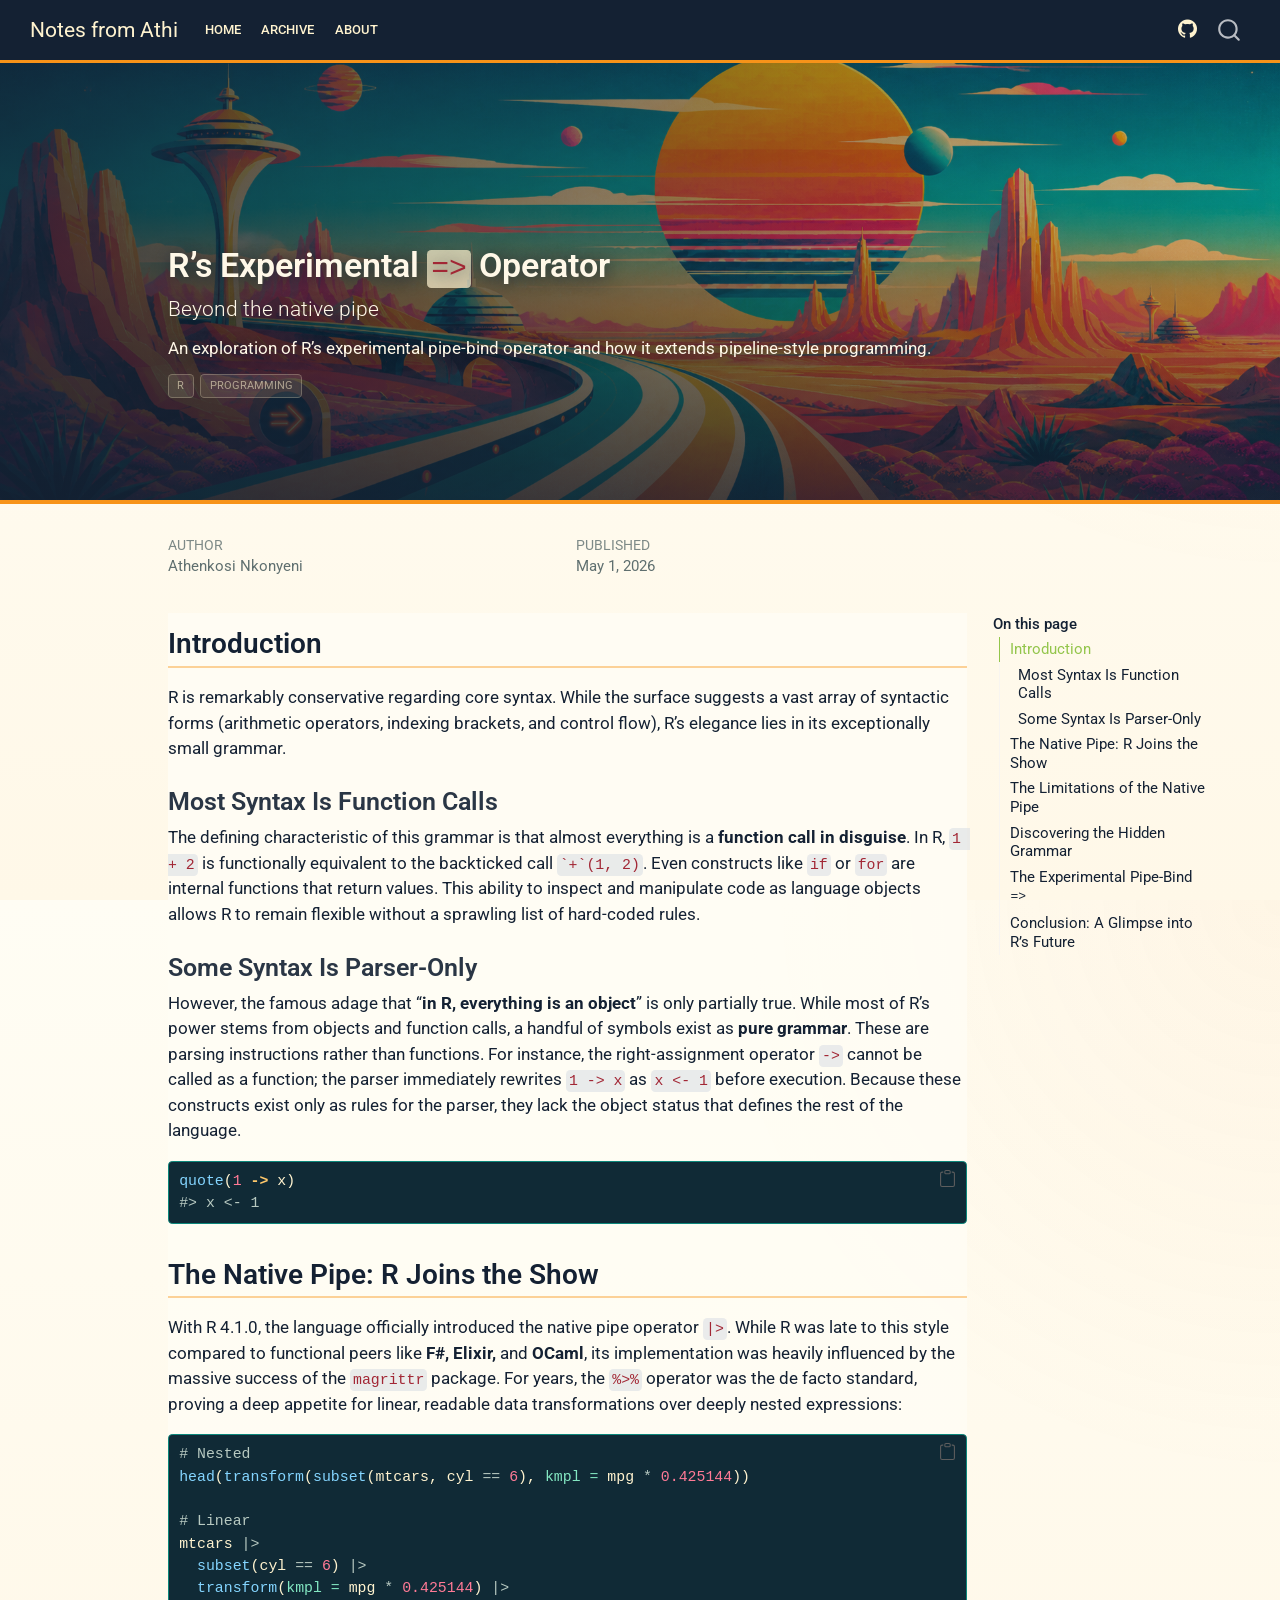
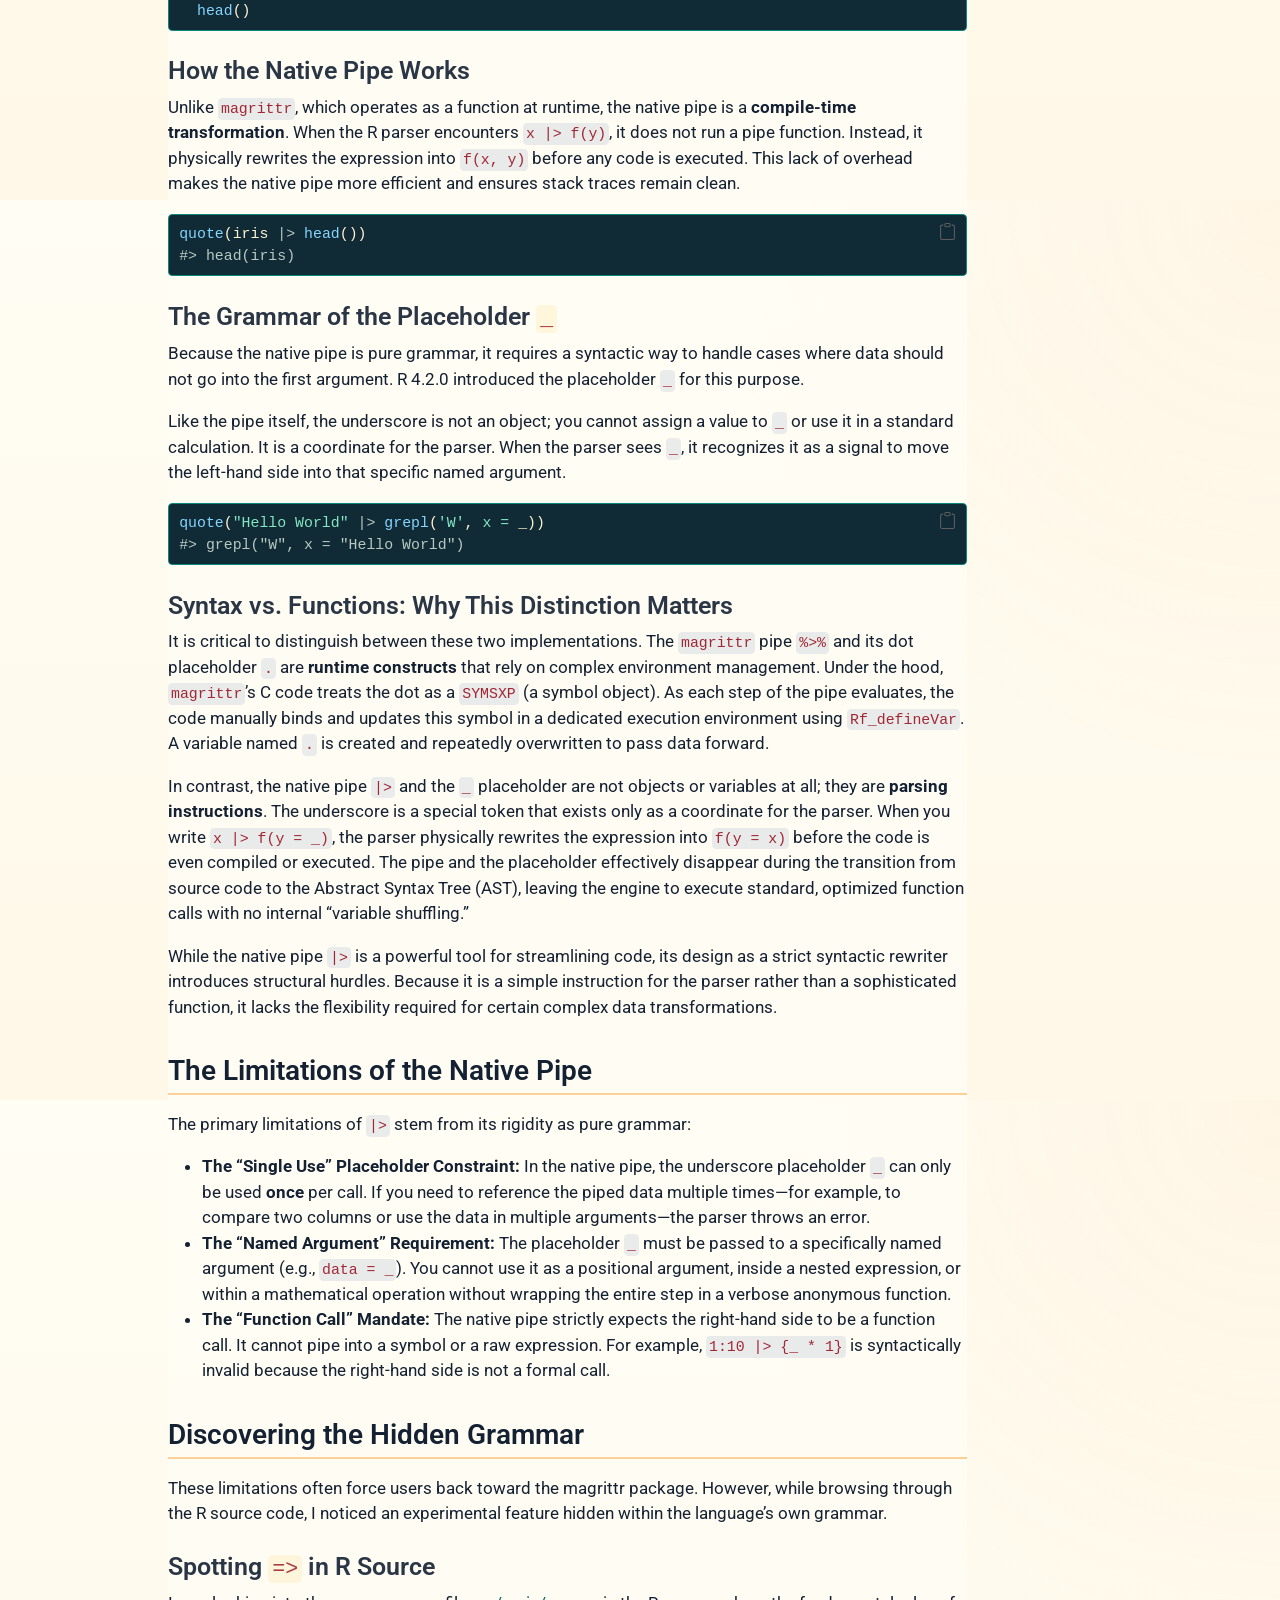
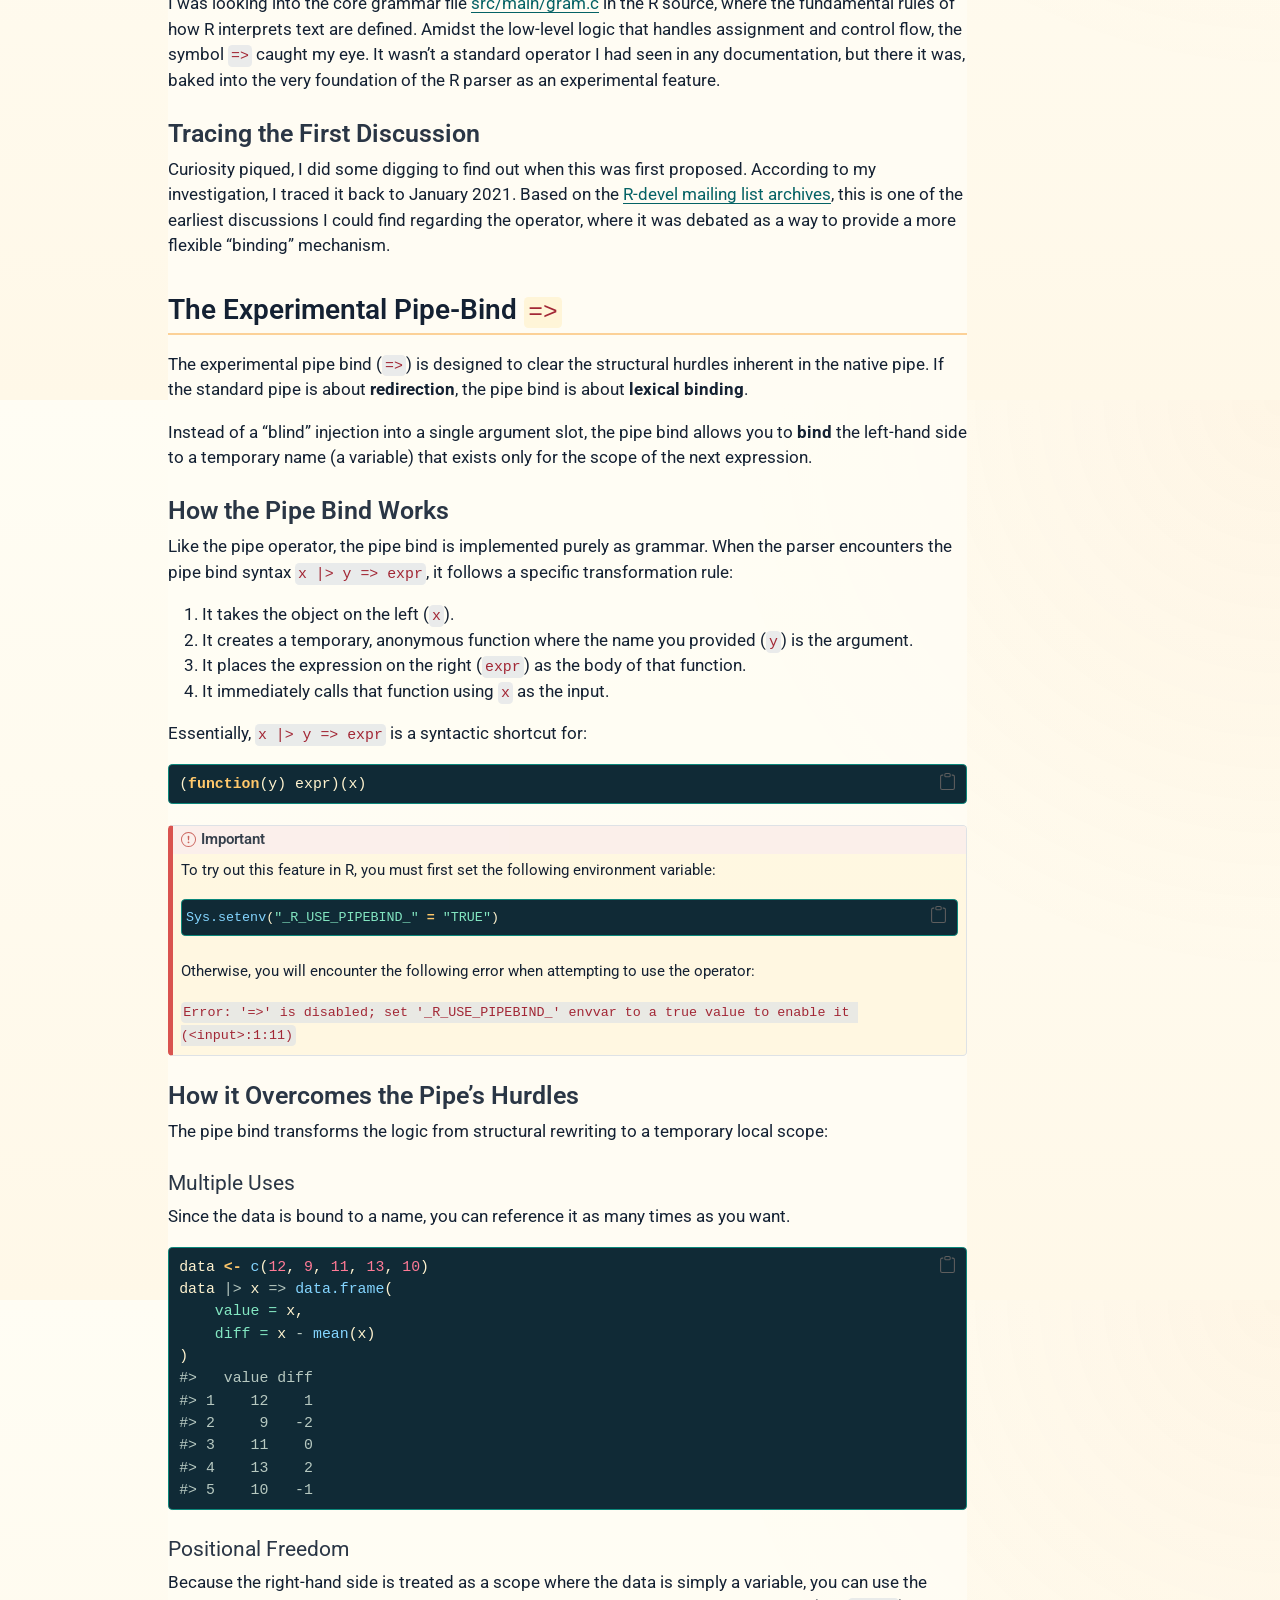
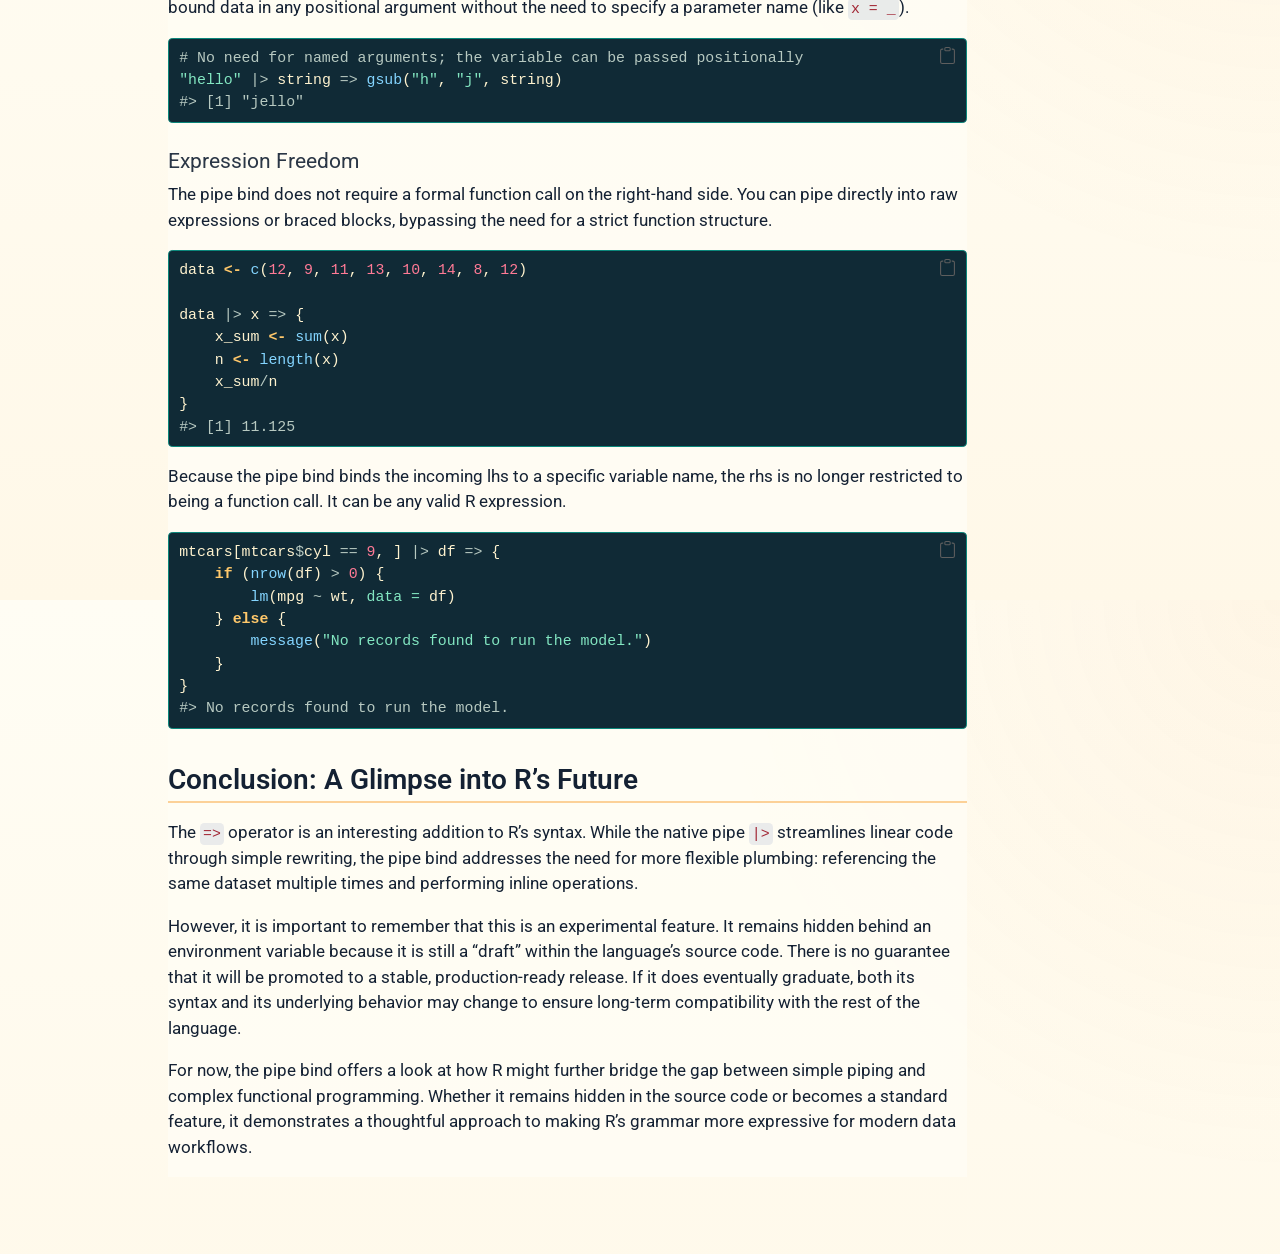
<file: docs/posts/bind-pipe/index.html>
<!DOCTYPE html>
<html xmlns="http://www.w3.org/1999/xhtml" lang="en" xml:lang="en"><head>

<meta charset="utf-8">
<meta name="generator" content="quarto-1.9.37">

<meta name="viewport" content="width=device-width, initial-scale=1.0, user-scalable=yes">

<meta name="author" content="Athenkosi Nkonyeni">
<meta name="dcterms.date" content="2026-05-01">
<meta name="description" content="An exploration of R’s experimental pipe-bind operator and how it extends pipeline-style programming.">

<title>R’s Experimental =&gt; Operator – Notes from Athi</title>
<style>
/* Default styles provided by pandoc.
** See https://pandoc.org/MANUAL.html#variables-for-html for config info.
*/
code{white-space: pre-wrap;}
span.smallcaps{font-variant: small-caps;}
div.columns{display: flex; gap: min(4vw, 1.5em);}
div.column{flex: auto; overflow-x: auto;}
div.hanging-indent{margin-left: 1.5em; text-indent: -1.5em;}
ul.task-list{list-style: none;}
ul.task-list li input[type="checkbox"] {
  width: 0.8em;
  margin: 0 0.8em 0.2em -1em; /* quarto-specific, see https://github.com/quarto-dev/quarto-cli/issues/4556 */ 
  vertical-align: middle;
}
/* CSS for syntax highlighting */
html { -webkit-text-size-adjust: 100%; }
pre > code.sourceCode { white-space: pre; position: relative; }
pre > code.sourceCode > span { display: inline-block; line-height: 1.25; }
pre > code.sourceCode > span:empty { height: 1.2em; }
.sourceCode { overflow: visible; }
code.sourceCode > span { color: inherit; text-decoration: inherit; }
div.sourceCode { margin: 1em 0; }
pre.sourceCode { margin: 0; }
@media screen {
div.sourceCode { overflow: auto; }
}
@media print {
pre > code.sourceCode { white-space: pre-wrap; }
pre > code.sourceCode > span { text-indent: -5em; padding-left: 5em; }
}
pre.numberSource code
  { counter-reset: source-line 0; }
pre.numberSource code > span
  { position: relative; left: -4em; counter-increment: source-line; }
pre.numberSource code > span > a:first-child::before
  { content: counter(source-line);
    position: relative; left: -1em; text-align: right; vertical-align: baseline;
    border: none; display: inline-block;
    -webkit-touch-callout: none; -webkit-user-select: none;
    -khtml-user-select: none; -moz-user-select: none;
    -ms-user-select: none; user-select: none;
    padding: 0 4px; width: 4em;
  }
pre.numberSource { margin-left: 3em;  padding-left: 4px; }
div.sourceCode
  {   }
@media screen {
pre > code.sourceCode > span > a:first-child::before { text-decoration: underline; }
}
</style>


<script src="../../site_libs/quarto-nav/quarto-nav.js"></script>
<script src="../../site_libs/quarto-nav/headroom.min.js"></script>
<script src="../../site_libs/clipboard/clipboard.min.js"></script>
<script src="../../site_libs/quarto-search/autocomplete.umd.js"></script>
<script src="../../site_libs/quarto-search/fuse.min.js"></script>
<script src="../../site_libs/quarto-search/quarto-search.js"></script>
<meta name="quarto:offset" content="../../">
<script src="../../site_libs/quarto-html/quarto.js" type="module"></script>
<script src="../../site_libs/quarto-html/tabsets/tabsets.js" type="module"></script>
<script src="../../site_libs/quarto-html/popper.min.js"></script>
<script src="../../site_libs/quarto-html/tippy.umd.min.js"></script>
<script src="../../site_libs/quarto-html/anchor.min.js"></script>
<link href="../../site_libs/quarto-html/tippy.css" rel="stylesheet">
<link href="../../site_libs/quarto-html/quarto-syntax-highlighting-7f8f88aac4f3542376d5c11b86a4c14d.css" rel="stylesheet" id="quarto-text-highlighting-styles">
<script src="../../site_libs/bootstrap/bootstrap.min.js"></script>
<link href="../../site_libs/bootstrap/bootstrap-icons.css" rel="stylesheet">
<link href="../../site_libs/bootstrap/bootstrap-fde6028973a8af2afb1d77be65601ea1.min.css" rel="stylesheet" append-hash="true" id="quarto-bootstrap" data-mode="light">
<script id="quarto-search-options" type="application/json">{
  "location": "navbar",
  "copy-button": false,
  "collapse-after": 3,
  "panel-placement": "end",
  "type": "overlay",
  "limit": 50,
  "keyboard-shortcut": [
    "f",
    "/",
    "s"
  ],
  "show-item-context": false,
  "language": {
    "search-no-results-text": "No results",
    "search-matching-documents-text": "matching documents",
    "search-copy-link-title": "Copy link to search",
    "search-hide-matches-text": "Hide additional matches",
    "search-more-match-text": "more match in this document",
    "search-more-matches-text": "more matches in this document",
    "search-clear-button-title": "Clear",
    "search-text-placeholder": "",
    "search-detached-cancel-button-title": "Cancel",
    "search-submit-button-title": "Submit",
    "search-label": "Search"
  }
}</script>
<style>

      .quarto-title-block .quarto-title-banner h1,
      .quarto-title-block .quarto-title-banner h2,
      .quarto-title-block .quarto-title-banner h3,
      .quarto-title-block .quarto-title-banner h4,
      .quarto-title-block .quarto-title-banner h5,
      .quarto-title-block .quarto-title-banner h6
      {
        color: #fff8e8;
      }

      .quarto-title-block .quarto-title-banner {
        color: #fff8e8;
background-image: url(image.png);
background-size: cover;
      }
</style>


<link rel="stylesheet" href="../../styles.css">
<meta property="og:title" content="R’s Experimental => Operator – Notes from Athi">
<meta property="og:description" content="An exploration of R’s experimental pipe-bind operator and how it extends pipeline-style programming.">
<meta property="og:image" content="https://ankonyeni.github.io/notes-from-athi/posts/bind-pipe/image.png">
<meta property="og:site_name" content="Notes from Athi">
<meta property="og:image:height" content="941">
<meta property="og:image:width" content="1672">
<meta name="twitter:title" content="R’s Experimental => Operator – Notes from Athi">
<meta name="twitter:description" content="An exploration of R’s experimental pipe-bind operator and how it extends pipeline-style programming.">
<meta name="twitter:image" content="https://ankonyeni.github.io/notes-from-athi/posts/bind-pipe/image.png">
<meta name="twitter:image-height" content="941">
<meta name="twitter:image-width" content="1672">
<meta name="twitter:card" content="summary_large_image">
</head>

<body class="nav-fixed quarto-light">

<div id="quarto-search-results"></div>
  <header id="quarto-header" class="headroom fixed-top quarto-banner">
    <nav class="navbar navbar-expand-lg " data-bs-theme="dark">
      <div class="navbar-container container-fluid">
      <div class="navbar-brand-container mx-auto">
    <a class="navbar-brand" href="../../index.html">
    <span class="navbar-title">Notes from Athi</span>
    </a>
  </div>
            <div id="quarto-search" class="" title="Search"></div>
          <button class="navbar-toggler" type="button" data-bs-toggle="collapse" data-bs-target="#navbarCollapse" aria-controls="navbarCollapse" role="menu" aria-expanded="false" aria-label="Toggle navigation" onclick="if (window.quartoToggleHeadroom) { window.quartoToggleHeadroom(); }">
  <span class="navbar-toggler-icon"></span>
</button>
          <div class="collapse navbar-collapse" id="navbarCollapse">
            <ul class="navbar-nav navbar-nav-scroll me-auto">
  <li class="nav-item">
    <a class="nav-link" href="../../index.html"> 
<span class="menu-text">Home</span></a>
  </li>  
  <li class="nav-item">
    <a class="nav-link" href="../../archive.html"> 
<span class="menu-text">Archive</span></a>
  </li>  
  <li class="nav-item">
    <a class="nav-link" href="../../about.html"> 
<span class="menu-text">About</span></a>
  </li>  
</ul>
            <ul class="navbar-nav navbar-nav-scroll ms-auto">
  <li class="nav-item compact">
    <a class="nav-link" href="https://github.com/ankonyeni/notes-from-athi"> <i class="bi bi-github" role="img" aria-label="GitHub repository">
</i> 
<span class="menu-text"></span></a>
  </li>  
</ul>
          </div> <!-- /navcollapse -->
            <div class="quarto-navbar-tools">
</div>
      </div> <!-- /container-fluid -->
    </nav>
</header>
<!-- content -->
<header id="title-block-header" class="quarto-title-block default page-columns page-full">
  <div class="quarto-title-banner page-columns page-full">
    <div class="quarto-title column-body">
      <h1 class="title">R’s Experimental <code>=&gt;</code> Operator</h1>
            <p class="subtitle lead">Beyond the native pipe</p>
                  <div>
        <div class="description">
          An exploration of R’s experimental pipe-bind operator and how it extends pipeline-style programming.
        </div>
      </div>
                          <div class="quarto-categories">
                <div class="quarto-category">R</div>
                <div class="quarto-category">Programming</div>
              </div>
                  </div>
  </div>
    
  
  <div class="quarto-title-meta">

      <div>
      <div class="quarto-title-meta-heading">Author</div>
      <div class="quarto-title-meta-contents">
               <p>Athenkosi Nkonyeni </p>
            </div>
    </div>
      
      <div>
      <div class="quarto-title-meta-heading">Published</div>
      <div class="quarto-title-meta-contents">
        <p class="date">May 1, 2026</p>
      </div>
    </div>
    
      
    </div>
    
  
  </header><div id="quarto-content" class="quarto-container page-columns page-rows-contents page-layout-article page-navbar">
<!-- sidebar -->
<!-- margin-sidebar -->
    <div id="quarto-margin-sidebar" class="sidebar margin-sidebar">
        <nav id="TOC" role="doc-toc" class="toc-active">
    <h2 id="toc-title">On this page</h2>
   
  <ul>
  <li><a href="#introduction" id="toc-introduction" class="nav-link active" data-scroll-target="#introduction">Introduction</a>
  <ul class="collapse">
  <li><a href="#most-syntax-is-function-calls" id="toc-most-syntax-is-function-calls" class="nav-link" data-scroll-target="#most-syntax-is-function-calls">Most Syntax Is Function Calls</a></li>
  <li><a href="#some-syntax-is-parser-only" id="toc-some-syntax-is-parser-only" class="nav-link" data-scroll-target="#some-syntax-is-parser-only">Some Syntax Is Parser-Only</a></li>
  </ul></li>
  <li><a href="#the-native-pipe-r-joins-the-show" id="toc-the-native-pipe-r-joins-the-show" class="nav-link" data-scroll-target="#the-native-pipe-r-joins-the-show">The Native Pipe: R Joins the Show</a>
  <ul class="collapse">
  <li><a href="#how-the-native-pipe-works" id="toc-how-the-native-pipe-works" class="nav-link" data-scroll-target="#how-the-native-pipe-works">How the Native Pipe Works</a></li>
  <li><a href="#the-grammar-of-the-placeholder-_" id="toc-the-grammar-of-the-placeholder-_" class="nav-link" data-scroll-target="#the-grammar-of-the-placeholder-_">The Grammar of the Placeholder <code>_</code></a></li>
  <li><a href="#syntax-vs.-functions-why-this-distinction-matters" id="toc-syntax-vs.-functions-why-this-distinction-matters" class="nav-link" data-scroll-target="#syntax-vs.-functions-why-this-distinction-matters">Syntax vs.&nbsp;Functions: Why This Distinction Matters</a></li>
  </ul></li>
  <li><a href="#the-limitations-of-the-native-pipe" id="toc-the-limitations-of-the-native-pipe" class="nav-link" data-scroll-target="#the-limitations-of-the-native-pipe">The Limitations of the Native Pipe</a></li>
  <li><a href="#discovering-the-hidden-grammar" id="toc-discovering-the-hidden-grammar" class="nav-link" data-scroll-target="#discovering-the-hidden-grammar">Discovering the Hidden Grammar</a>
  <ul class="collapse">
  <li><a href="#spotting-in-r-source" id="toc-spotting-in-r-source" class="nav-link" data-scroll-target="#spotting-in-r-source">Spotting <code>=&gt;</code> in R Source</a></li>
  <li><a href="#tracing-the-first-discussion" id="toc-tracing-the-first-discussion" class="nav-link" data-scroll-target="#tracing-the-first-discussion">Tracing the First Discussion</a></li>
  </ul></li>
  <li><a href="#the-experimental-pipe-bind" id="toc-the-experimental-pipe-bind" class="nav-link" data-scroll-target="#the-experimental-pipe-bind">The Experimental Pipe-Bind <code>=&gt;</code></a>
  <ul class="collapse">
  <li><a href="#how-the-pipe-bind-works" id="toc-how-the-pipe-bind-works" class="nav-link" data-scroll-target="#how-the-pipe-bind-works">How the Pipe Bind Works</a></li>
  <li><a href="#how-it-overcomes-the-pipes-hurdles" id="toc-how-it-overcomes-the-pipes-hurdles" class="nav-link" data-scroll-target="#how-it-overcomes-the-pipes-hurdles">How it Overcomes the Pipe’s Hurdles</a></li>
  </ul></li>
  <li><a href="#conclusion-a-glimpse-into-rs-future" id="toc-conclusion-a-glimpse-into-rs-future" class="nav-link" data-scroll-target="#conclusion-a-glimpse-into-rs-future">Conclusion: A Glimpse into R’s Future</a></li>
  </ul>
</nav>
    </div>
<!-- main -->
<main class="content quarto-banner-title-block" id="quarto-document-content">





<section id="introduction" class="level2">
<h2 class="anchored" data-anchor-id="introduction">Introduction</h2>
<p>R is remarkably conservative regarding core syntax. While the surface suggests a vast array of syntactic forms (arithmetic operators, indexing brackets, and control flow), R’s elegance lies in its exceptionally small grammar.</p>
<section id="most-syntax-is-function-calls" class="level3">
<h3 class="anchored" data-anchor-id="most-syntax-is-function-calls">Most Syntax Is Function Calls</h3>
<p>The defining characteristic of this grammar is that almost everything is a <strong>function call in disguise</strong>. In R, <code>1 + 2</code> is functionally equivalent to the backticked call <code>`+`(1, 2)</code>. Even constructs like <code>if</code> or <code>for</code> are internal functions that return values. This ability to inspect and manipulate code as language objects allows R to remain flexible without a sprawling list of hard-coded rules.</p>
</section>
<section id="some-syntax-is-parser-only" class="level3">
<h3 class="anchored" data-anchor-id="some-syntax-is-parser-only">Some Syntax Is Parser-Only</h3>
<p>However, the famous adage that “<strong>in R, everything is an object</strong>” is only partially true. While most of R’s power stems from objects and function calls, a handful of symbols exist as <strong>pure grammar</strong>. These are parsing instructions rather than functions. For instance, the right-assignment operator <code>-&gt;</code> cannot be called as a function; the parser immediately rewrites <code>1 -&gt; x</code> as <code>x &lt;- 1</code> before execution. Because these constructs exist only as rules for the parser, they lack the object status that defines the rest of the language.</p>
<div class="cell">
<div class="code-copy-outer-scaffold"><div class="sourceCode cell-code" id="cb1"><pre class="sourceCode r code-with-copy"><code class="sourceCode r"><span id="cb1-1"><a href="#cb1-1" aria-hidden="true" tabindex="-1"></a><span class="fu">quote</span>(<span class="dv">1</span> <span class="ot">-&gt;</span> x)</span>
<span id="cb1-2"><a href="#cb1-2" aria-hidden="true" tabindex="-1"></a><span class="co">#&gt; x &lt;- 1</span></span></code></pre></div><button title="Copy to Clipboard" class="code-copy-button"><i class="bi"></i></button></div>
</div>
</section>
</section>
<section id="the-native-pipe-r-joins-the-show" class="level2">
<h2 class="anchored" data-anchor-id="the-native-pipe-r-joins-the-show">The Native Pipe: R Joins the Show</h2>
<p>With R 4.1.0, the language officially introduced the native pipe operator <code>|&gt;</code>. While R was late to this style compared to functional peers like <strong>F#, Elixir,</strong> and <strong>OCaml</strong>, its implementation was heavily influenced by the massive success of the <code>magrittr</code> package. For years, the <code>%&gt;%</code> operator was the de facto standard, proving a deep appetite for linear, readable data transformations over deeply nested expressions:</p>
<div class="cell">
<div class="code-copy-outer-scaffold"><div class="sourceCode cell-code" id="cb2"><pre class="sourceCode r code-with-copy"><code class="sourceCode r"><span id="cb2-1"><a href="#cb2-1" aria-hidden="true" tabindex="-1"></a><span class="co"># Nested</span></span>
<span id="cb2-2"><a href="#cb2-2" aria-hidden="true" tabindex="-1"></a><span class="fu">head</span>(<span class="fu">transform</span>(<span class="fu">subset</span>(mtcars, cyl <span class="sc">==</span> <span class="dv">6</span>), <span class="at">kmpl =</span> mpg <span class="sc">*</span> <span class="fl">0.425144</span>))</span>
<span id="cb2-3"><a href="#cb2-3" aria-hidden="true" tabindex="-1"></a></span>
<span id="cb2-4"><a href="#cb2-4" aria-hidden="true" tabindex="-1"></a><span class="co"># Linear</span></span>
<span id="cb2-5"><a href="#cb2-5" aria-hidden="true" tabindex="-1"></a>mtcars <span class="sc">|&gt;</span></span>
<span id="cb2-6"><a href="#cb2-6" aria-hidden="true" tabindex="-1"></a>  <span class="fu">subset</span>(cyl <span class="sc">==</span> <span class="dv">6</span>) <span class="sc">|&gt;</span></span>
<span id="cb2-7"><a href="#cb2-7" aria-hidden="true" tabindex="-1"></a>  <span class="fu">transform</span>(<span class="at">kmpl =</span> mpg <span class="sc">*</span> <span class="fl">0.425144</span>) <span class="sc">|&gt;</span></span>
<span id="cb2-8"><a href="#cb2-8" aria-hidden="true" tabindex="-1"></a>  <span class="fu">head</span>()</span></code></pre></div><button title="Copy to Clipboard" class="code-copy-button"><i class="bi"></i></button></div>
</div>
<section id="how-the-native-pipe-works" class="level3">
<h3 class="anchored" data-anchor-id="how-the-native-pipe-works">How the Native Pipe Works</h3>
<p>Unlike <code>magrittr</code>, which operates as a function at runtime, the native pipe is a <strong>compile-time transformation</strong>. When the R parser encounters <code>x |&gt; f(y)</code>, it does not run a pipe function. Instead, it physically rewrites the expression into <code>f(x, y)</code> before any code is executed. This lack of overhead makes the native pipe more efficient and ensures stack traces remain clean.</p>
<div class="cell">
<div class="code-copy-outer-scaffold"><div class="sourceCode cell-code" id="cb3"><pre class="sourceCode r code-with-copy"><code class="sourceCode r"><span id="cb3-1"><a href="#cb3-1" aria-hidden="true" tabindex="-1"></a><span class="fu">quote</span>(iris <span class="sc">|&gt;</span> <span class="fu">head</span>())</span>
<span id="cb3-2"><a href="#cb3-2" aria-hidden="true" tabindex="-1"></a><span class="co">#&gt; head(iris)</span></span></code></pre></div><button title="Copy to Clipboard" class="code-copy-button"><i class="bi"></i></button></div>
</div>
</section>
<section id="the-grammar-of-the-placeholder-_" class="level3">
<h3 class="anchored" data-anchor-id="the-grammar-of-the-placeholder-_">The Grammar of the Placeholder <code>_</code></h3>
<p>Because the native pipe is pure grammar, it requires a syntactic way to handle cases where data should not go into the first argument. R 4.2.0 introduced the placeholder <code>_</code> for this purpose.</p>
<p>Like the pipe itself, the underscore is not an object; you cannot assign a value to <code>_</code> or use it in a standard calculation. It is a coordinate for the parser. When the parser sees <code>_</code>, it recognizes it as a signal to move the left-hand side into that specific named argument.</p>
<div class="cell">
<div class="code-copy-outer-scaffold"><div class="sourceCode cell-code" id="cb4"><pre class="sourceCode r code-with-copy"><code class="sourceCode r"><span id="cb4-1"><a href="#cb4-1" aria-hidden="true" tabindex="-1"></a><span class="fu">quote</span>(<span class="st">"Hello World"</span> <span class="sc">|&gt;</span> <span class="fu">grepl</span>(<span class="st">'W'</span>, <span class="at">x =</span> _))</span>
<span id="cb4-2"><a href="#cb4-2" aria-hidden="true" tabindex="-1"></a><span class="co">#&gt; grepl("W", x = "Hello World")</span></span></code></pre></div><button title="Copy to Clipboard" class="code-copy-button"><i class="bi"></i></button></div>
</div>
</section>
<section id="syntax-vs.-functions-why-this-distinction-matters" class="level3">
<h3 class="anchored" data-anchor-id="syntax-vs.-functions-why-this-distinction-matters">Syntax vs.&nbsp;Functions: Why This Distinction Matters</h3>
<p>It is critical to distinguish between these two implementations. The <code>magrittr</code> pipe <code>%&gt;%</code> and its dot placeholder <code>.</code> are <strong>runtime constructs</strong> that rely on complex environment management. Under the hood, <code>magrittr</code>’s C code treats the dot as a <code>SYMSXP</code> (a symbol object). As each step of the pipe evaluates, the code manually binds and updates this symbol in a dedicated execution environment using <code>Rf_defineVar</code>. A variable named <code>.</code> is created and repeatedly overwritten to pass data forward.</p>
<p>In contrast, the native pipe <code>|&gt;</code> and the <code>_</code> placeholder are not objects or variables at all; they are <strong>parsing instructions</strong>. The underscore is a special token that exists only as a coordinate for the parser. When you write <code>x |&gt; f(y = _)</code>, the parser physically rewrites the expression into <code>f(y = x)</code> before the code is even compiled or executed. The pipe and the placeholder effectively disappear during the transition from source code to the Abstract Syntax Tree (AST), leaving the engine to execute standard, optimized function calls with no internal “variable shuffling.”</p>
<p>While the native pipe <code>|&gt;</code> is a powerful tool for streamlining code, its design as a strict syntactic rewriter introduces structural hurdles. Because it is a simple instruction for the parser rather than a sophisticated function, it lacks the flexibility required for certain complex data transformations.</p>
</section>
</section>
<section id="the-limitations-of-the-native-pipe" class="level2">
<h2 class="anchored" data-anchor-id="the-limitations-of-the-native-pipe">The Limitations of the Native Pipe</h2>
<p>The primary limitations of <code>|&gt;</code> stem from its rigidity as pure grammar:</p>
<ul>
<li><strong>The “Single Use” Placeholder Constraint:</strong> In the native pipe, the underscore placeholder <code>_</code> can only be used <strong>once</strong> per call. If you need to reference the piped data multiple times—for example, to compare two columns or use the data in multiple arguments—the parser throws an error.</li>
<li><strong>The “Named Argument” Requirement:</strong> The placeholder <code>_</code> must be passed to a specifically named argument (e.g., <code>data = _</code>). You cannot use it as a positional argument, inside a nested expression, or within a mathematical operation without wrapping the entire step in a verbose anonymous function.</li>
<li><strong>The “Function Call” Mandate:</strong> The native pipe strictly expects the right-hand side to be a function call. It cannot pipe into a symbol or a raw expression. For example, <code>1:10 |&gt; {_ * 1}</code> is syntactically invalid because the right-hand side is not a formal call.</li>
</ul>
</section>
<section id="discovering-the-hidden-grammar" class="level2">
<h2 class="anchored" data-anchor-id="discovering-the-hidden-grammar">Discovering the Hidden Grammar</h2>
<p>These limitations often force users back toward the magrittr package. However, while browsing through the R source code, I noticed an experimental feature hidden within the language’s own grammar.</p>
<section id="spotting-in-r-source" class="level3">
<h3 class="anchored" data-anchor-id="spotting-in-r-source">Spotting <code>=&gt;</code> in R Source</h3>
<p>I was looking into the core grammar file <a href="https://github.com/r-devel/r-svn/blob/main/src/main/gram.c#L4662">src/main/gram.c</a> in the R source, where the fundamental rules of how R interprets text are defined. Amidst the low-level logic that handles assignment and control flow, the symbol <code>=&gt;</code> caught my eye. It wasn’t a standard operator I had seen in any documentation, but there it was, baked into the very foundation of the R parser as an experimental feature.</p>
</section>
<section id="tracing-the-first-discussion" class="level3">
<h3 class="anchored" data-anchor-id="tracing-the-first-discussion">Tracing the First Discussion</h3>
<p>Curiosity piqued, I did some digging to find out when this was first proposed. According to my investigation, I traced it back to January 2021. Based on the <a href="https://stat.ethz.ch/pipermail/r-devel/2021-January/080396.html">R-devel mailing list archives</a>, this is one of the earliest discussions I could find regarding the operator, where it was debated as a way to provide a more flexible “binding” mechanism.</p>
</section>
</section>
<section id="the-experimental-pipe-bind" class="level2">
<h2 class="anchored" data-anchor-id="the-experimental-pipe-bind">The Experimental Pipe-Bind <code>=&gt;</code></h2>
<p>The experimental pipe bind (<code>=&gt;</code>) is designed to clear the structural hurdles inherent in the native pipe. If the standard pipe is about <strong>redirection</strong>, the pipe bind is about <strong>lexical binding</strong>.</p>
<p>Instead of a “blind” injection into a single argument slot, the pipe bind allows you to <strong>bind</strong> the left-hand side to a temporary name (a variable) that exists only for the scope of the next expression.</p>
<section id="how-the-pipe-bind-works" class="level3">
<h3 class="anchored" data-anchor-id="how-the-pipe-bind-works">How the Pipe Bind Works</h3>
<p>Like the pipe operator, the pipe bind is implemented purely as grammar. When the parser encounters the pipe bind syntax <code>x |&gt; y =&gt; expr</code>, it follows a specific transformation rule:</p>
<ol type="1">
<li>It takes the object on the left (<code>x</code>).</li>
<li>It creates a temporary, anonymous function where the name you provided (<code>y</code>) is the argument.</li>
<li>It places the expression on the right (<code>expr</code>) as the body of that function.</li>
<li>It immediately calls that function using <code>x</code> as the input.</li>
</ol>
<p>Essentially, <code>x |&gt; y =&gt; expr</code> is a syntactic shortcut for:</p>
<div class="cell">
<div class="code-copy-outer-scaffold"><div class="sourceCode cell-code" id="cb5"><pre class="sourceCode r code-with-copy"><code class="sourceCode r"><span id="cb5-1"><a href="#cb5-1" aria-hidden="true" tabindex="-1"></a>(<span class="cf">function</span>(y) expr)(x)</span></code></pre></div><button title="Copy to Clipboard" class="code-copy-button"><i class="bi"></i></button></div>
</div>
<div class="callout callout-style-default callout-important callout-titled">
<div class="callout-header d-flex align-content-center">
<div class="callout-icon-container">
<i class="callout-icon"></i>
</div>
<div class="callout-title-container flex-fill">
Important
</div>
</div>
<div class="callout-body-container callout-body">
<p>To try out this feature in R, you must first set the following environment variable:</p>
<div class="cell">
<div class="code-copy-outer-scaffold"><div class="sourceCode cell-code" id="cb6"><pre class="sourceCode r code-with-copy"><code class="sourceCode r"><span id="cb6-1"><a href="#cb6-1" aria-hidden="true" tabindex="-1"></a><span class="fu">Sys.setenv</span>(<span class="st">"_R_USE_PIPEBIND_"</span> <span class="ot">=</span> <span class="st">"TRUE"</span>)</span></code></pre></div><button title="Copy to Clipboard" class="code-copy-button"><i class="bi"></i></button></div>
</div>
<p>Otherwise, you will encounter the following error when attempting to use the operator:</p>
<p><code>Error: '=&gt;' is disabled; set '_R_USE_PIPEBIND_' envvar to a true value to enable it (&lt;input&gt;:1:11)</code></p>
</div>
</div>
</section>
<section id="how-it-overcomes-the-pipes-hurdles" class="level3">
<h3 class="anchored" data-anchor-id="how-it-overcomes-the-pipes-hurdles">How it Overcomes the Pipe’s Hurdles</h3>
<p>The pipe bind transforms the logic from structural rewriting to a temporary local scope:</p>
<section id="multiple-uses" class="level4">
<h4 class="anchored" data-anchor-id="multiple-uses">Multiple Uses</h4>
<p>Since the data is bound to a name, you can reference it as many times as you want.</p>
<div class="cell">
<div class="code-copy-outer-scaffold"><div class="sourceCode cell-code" id="cb7"><pre class="sourceCode r code-with-copy"><code class="sourceCode r"><span id="cb7-1"><a href="#cb7-1" aria-hidden="true" tabindex="-1"></a>data <span class="ot">&lt;-</span> <span class="fu">c</span>(<span class="dv">12</span>, <span class="dv">9</span>, <span class="dv">11</span>, <span class="dv">13</span>, <span class="dv">10</span>)</span>
<span id="cb7-2"><a href="#cb7-2" aria-hidden="true" tabindex="-1"></a>data <span class="sc">|&gt;</span> x <span class="sc">=&gt;</span> <span class="fu">data.frame</span>(</span>
<span id="cb7-3"><a href="#cb7-3" aria-hidden="true" tabindex="-1"></a>    <span class="at">value =</span> x, </span>
<span id="cb7-4"><a href="#cb7-4" aria-hidden="true" tabindex="-1"></a>    <span class="at">diff =</span> x <span class="sc">-</span> <span class="fu">mean</span>(x)</span>
<span id="cb7-5"><a href="#cb7-5" aria-hidden="true" tabindex="-1"></a>)</span>
<span id="cb7-6"><a href="#cb7-6" aria-hidden="true" tabindex="-1"></a><span class="co">#&gt;   value diff</span></span>
<span id="cb7-7"><a href="#cb7-7" aria-hidden="true" tabindex="-1"></a><span class="co">#&gt; 1    12    1</span></span>
<span id="cb7-8"><a href="#cb7-8" aria-hidden="true" tabindex="-1"></a><span class="co">#&gt; 2     9   -2</span></span>
<span id="cb7-9"><a href="#cb7-9" aria-hidden="true" tabindex="-1"></a><span class="co">#&gt; 3    11    0</span></span>
<span id="cb7-10"><a href="#cb7-10" aria-hidden="true" tabindex="-1"></a><span class="co">#&gt; 4    13    2</span></span>
<span id="cb7-11"><a href="#cb7-11" aria-hidden="true" tabindex="-1"></a><span class="co">#&gt; 5    10   -1</span></span></code></pre></div><button title="Copy to Clipboard" class="code-copy-button"><i class="bi"></i></button></div>
</div>
</section>
<section id="positional-freedom" class="level4">
<h4 class="anchored" data-anchor-id="positional-freedom">Positional Freedom</h4>
<p>Because the right-hand side is treated as a scope where the data is simply a variable, you can use the bound data in any positional argument without the need to specify a parameter name (like <code>x = _</code>).</p>
<div class="cell">
<div class="code-copy-outer-scaffold"><div class="sourceCode cell-code" id="cb8"><pre class="sourceCode r code-with-copy"><code class="sourceCode r"><span id="cb8-1"><a href="#cb8-1" aria-hidden="true" tabindex="-1"></a><span class="co"># No need for named arguments; the variable can be passed positionally</span></span>
<span id="cb8-2"><a href="#cb8-2" aria-hidden="true" tabindex="-1"></a><span class="st">"hello"</span> <span class="sc">|&gt;</span> string <span class="sc">=&gt;</span> <span class="fu">gsub</span>(<span class="st">"h"</span>, <span class="st">"j"</span>, string)</span>
<span id="cb8-3"><a href="#cb8-3" aria-hidden="true" tabindex="-1"></a><span class="co">#&gt; [1] "jello"</span></span></code></pre></div><button title="Copy to Clipboard" class="code-copy-button"><i class="bi"></i></button></div>
</div>
</section>
<section id="expression-freedom" class="level4">
<h4 class="anchored" data-anchor-id="expression-freedom">Expression Freedom</h4>
<p>The pipe bind does not require a formal function call on the right-hand side. You can pipe directly into raw expressions or braced blocks, bypassing the need for a strict function structure.</p>
<div class="cell">
<div class="code-copy-outer-scaffold"><div class="sourceCode cell-code" id="cb9"><pre class="sourceCode r code-with-copy"><code class="sourceCode r"><span id="cb9-1"><a href="#cb9-1" aria-hidden="true" tabindex="-1"></a>data <span class="ot">&lt;-</span> <span class="fu">c</span>(<span class="dv">12</span>, <span class="dv">9</span>, <span class="dv">11</span>, <span class="dv">13</span>, <span class="dv">10</span>, <span class="dv">14</span>, <span class="dv">8</span>, <span class="dv">12</span>)</span>
<span id="cb9-2"><a href="#cb9-2" aria-hidden="true" tabindex="-1"></a></span>
<span id="cb9-3"><a href="#cb9-3" aria-hidden="true" tabindex="-1"></a>data <span class="sc">|&gt;</span> x <span class="sc">=&gt;</span> {</span>
<span id="cb9-4"><a href="#cb9-4" aria-hidden="true" tabindex="-1"></a>    x_sum <span class="ot">&lt;-</span> <span class="fu">sum</span>(x)</span>
<span id="cb9-5"><a href="#cb9-5" aria-hidden="true" tabindex="-1"></a>    n <span class="ot">&lt;-</span> <span class="fu">length</span>(x)</span>
<span id="cb9-6"><a href="#cb9-6" aria-hidden="true" tabindex="-1"></a>    x_sum<span class="sc">/</span>n</span>
<span id="cb9-7"><a href="#cb9-7" aria-hidden="true" tabindex="-1"></a>}</span>
<span id="cb9-8"><a href="#cb9-8" aria-hidden="true" tabindex="-1"></a><span class="co">#&gt; [1] 11.125</span></span></code></pre></div><button title="Copy to Clipboard" class="code-copy-button"><i class="bi"></i></button></div>
</div>
<p>Because the pipe bind binds the incoming lhs to a specific variable name, the rhs is no longer restricted to being a function call. It can be any valid R expression.</p>
<div class="cell">
<div class="code-copy-outer-scaffold"><div class="sourceCode cell-code" id="cb10"><pre class="sourceCode r code-with-copy"><code class="sourceCode r"><span id="cb10-1"><a href="#cb10-1" aria-hidden="true" tabindex="-1"></a>mtcars[mtcars<span class="sc">$</span>cyl <span class="sc">==</span> <span class="dv">9</span>, ] <span class="sc">|&gt;</span> df <span class="sc">=&gt;</span> {</span>
<span id="cb10-2"><a href="#cb10-2" aria-hidden="true" tabindex="-1"></a>    <span class="cf">if</span> (<span class="fu">nrow</span>(df) <span class="sc">&gt;</span> <span class="dv">0</span>) {</span>
<span id="cb10-3"><a href="#cb10-3" aria-hidden="true" tabindex="-1"></a>        <span class="fu">lm</span>(mpg <span class="sc">~</span> wt, <span class="at">data =</span> df)</span>
<span id="cb10-4"><a href="#cb10-4" aria-hidden="true" tabindex="-1"></a>    } <span class="cf">else</span> {</span>
<span id="cb10-5"><a href="#cb10-5" aria-hidden="true" tabindex="-1"></a>        <span class="fu">message</span>(<span class="st">"No records found to run the model."</span>)</span>
<span id="cb10-6"><a href="#cb10-6" aria-hidden="true" tabindex="-1"></a>    }</span>
<span id="cb10-7"><a href="#cb10-7" aria-hidden="true" tabindex="-1"></a>}</span>
<span id="cb10-8"><a href="#cb10-8" aria-hidden="true" tabindex="-1"></a><span class="co">#&gt; No records found to run the model.</span></span></code></pre></div><button title="Copy to Clipboard" class="code-copy-button"><i class="bi"></i></button></div>
</div>
</section>
</section>
</section>
<section id="conclusion-a-glimpse-into-rs-future" class="level2">
<h2 class="anchored" data-anchor-id="conclusion-a-glimpse-into-rs-future">Conclusion: A Glimpse into R’s Future</h2>
<p>The <code>=&gt;</code> operator is an interesting addition to R’s syntax. While the native pipe <code>|&gt;</code> streamlines linear code through simple rewriting, the pipe bind addresses the need for more flexible plumbing: referencing the same dataset multiple times and performing inline operations.</p>
<p>However, it is important to remember that this is an experimental feature. It remains hidden behind an environment variable because it is still a “draft” within the language’s source code. There is no guarantee that it will be promoted to a stable, production-ready release. If it does eventually graduate, both its syntax and its underlying behavior may change to ensure long-term compatibility with the rest of the language.</p>
<p>For now, the pipe bind offers a look at how R might further bridge the gap between simple piping and complex functional programming. Whether it remains hidden in the source code or becomes a standard feature, it demonstrates a thoughtful approach to making R’s grammar more expressive for modern data workflows.</p>


</section>

</main> <!-- /main -->
<script>
document.addEventListener("DOMContentLoaded", () => {
  const toc = document.querySelector('nav.toc-active[role="doc-toc"]');
  if (!toc) return;

  const links = Array.from(toc.querySelectorAll("a[data-scroll-target]"));
  const entries = links
    .map((link) => {
      const target = link.getAttribute("data-scroll-target");
      const id = target && target.startsWith("#") ? decodeURIComponent(target.slice(1)) : null;
      const section = id ? document.getElementById(id) : null;
      return section ? { link, section } : null;
    })
    .filter(Boolean);

  if (!entries.length) return;

  const updateActiveToc = () => {
    const activationLine = 160;
    let current = entries[0];

    for (const entry of entries) {
      if (entry.section.getBoundingClientRect().top <= activationLine) {
        current = entry;
      } else {
        break;
      }
    }

    links.forEach((link) => link.classList.toggle("active", link === current.link));

    let parent = current.link.parentElement;
    while (parent && parent !== toc) {
      if (parent.tagName === "UL") {
        parent.classList.remove("collapse");
      }
      parent = parent.parentElement;
    }
  };

  updateActiveToc();
  document.addEventListener("scroll", updateActiveToc, { passive: true });
  window.addEventListener("resize", updateActiveToc);
});
</script>
<script id="quarto-html-after-body" type="application/javascript">
  window.document.addEventListener("DOMContentLoaded", function (event) {
    const icon = "";
    const anchorJS = new window.AnchorJS();
    anchorJS.options = {
      placement: 'right',
      icon: icon
    };
    anchorJS.add('.anchored');
    const isCodeAnnotation = (el) => {
      for (const clz of el.classList) {
        if (clz.startsWith('code-annotation-')) {                     
          return true;
        }
      }
      return false;
    }
    const onCopySuccess = function(e) {
      // button target
      const button = e.trigger;
      // don't keep focus
      button.blur();
      // flash "checked"
      button.classList.add('code-copy-button-checked');
      var currentTitle = button.getAttribute("title");
      button.setAttribute("title", "Copied!");
      let tooltip;
      if (window.bootstrap) {
        button.setAttribute("data-bs-toggle", "tooltip");
        button.setAttribute("data-bs-placement", "left");
        button.setAttribute("data-bs-title", "Copied!");
        tooltip = new bootstrap.Tooltip(button, 
          { trigger: "manual", 
            customClass: "code-copy-button-tooltip",
            offset: [0, -8]});
        tooltip.show();    
      }
      setTimeout(function() {
        if (tooltip) {
          tooltip.hide();
          button.removeAttribute("data-bs-title");
          button.removeAttribute("data-bs-toggle");
          button.removeAttribute("data-bs-placement");
        }
        button.setAttribute("title", currentTitle);
        button.classList.remove('code-copy-button-checked');
      }, 1000);
      // clear code selection
      e.clearSelection();
    }
    const getTextToCopy = function(trigger) {
      const outerScaffold = trigger.parentElement.cloneNode(true);
      const codeEl = outerScaffold.querySelector('code');
      for (const childEl of codeEl.children) {
        if (isCodeAnnotation(childEl)) {
          childEl.remove();
        }
      }
      return codeEl.innerText;
    }
    const clipboard = new window.ClipboardJS('.code-copy-button:not([data-in-quarto-modal])', {
      text: getTextToCopy
    });
    clipboard.on('success', onCopySuccess);
    if (window.document.getElementById('quarto-embedded-source-code-modal')) {
      const clipboardModal = new window.ClipboardJS('.code-copy-button[data-in-quarto-modal]', {
        text: getTextToCopy,
        container: window.document.getElementById('quarto-embedded-source-code-modal')
      });
      clipboardModal.on('success', onCopySuccess);
    }
      var localhostRegex = new RegExp(/^(?:http|https):\/\/localhost\:?[0-9]*\//);
      var mailtoRegex = new RegExp(/^mailto:/);
        var filterRegex = new RegExp("https:\/\/ankonyeni\.github\.io\/notes-from-athi");
      var isInternal = (href) => {
          return filterRegex.test(href) || localhostRegex.test(href) || mailtoRegex.test(href);
      }
      // Inspect non-navigation links and adorn them if external
     var links = window.document.querySelectorAll('a[href]:not(.nav-link):not(.navbar-brand):not(.toc-action):not(.sidebar-link):not(.sidebar-item-toggle):not(.pagination-link):not(.no-external):not([aria-hidden]):not(.dropdown-item):not(.quarto-navigation-tool):not(.about-link)');
      for (var i=0; i<links.length; i++) {
        const link = links[i];
        if (!isInternal(link.href)) {
          // undo the damage that might have been done by quarto-nav.js in the case of
          // links that we want to consider external
          if (link.dataset.originalHref !== undefined) {
            link.href = link.dataset.originalHref;
          }
            // target, if specified
            link.setAttribute("target", "_blank");
            if (link.getAttribute("rel") === null) {
              link.setAttribute("rel", "noopener");
            }
        }
      }
    function tippyHover(el, contentFn, onTriggerFn, onUntriggerFn) {
      const config = {
        allowHTML: true,
        maxWidth: 500,
        delay: 100,
        arrow: false,
        appendTo: function(el) {
            return el.parentElement;
        },
        interactive: true,
        interactiveBorder: 10,
        theme: 'quarto',
        placement: 'bottom-start',
      };
      if (contentFn) {
        config.content = contentFn;
      }
      if (onTriggerFn) {
        config.onTrigger = onTriggerFn;
      }
      if (onUntriggerFn) {
        config.onUntrigger = onUntriggerFn;
      }
      window.tippy(el, config); 
    }
    const noterefs = window.document.querySelectorAll('a[role="doc-noteref"]');
    for (var i=0; i<noterefs.length; i++) {
      const ref = noterefs[i];
      tippyHover(ref, function() {
        // use id or data attribute instead here
        let href = ref.getAttribute('data-footnote-href') || ref.getAttribute('href');
        try { href = new URL(href).hash; } catch {}
        const id = href.replace(/^#\/?/, "");
        const note = window.document.getElementById(id);
        if (note) {
          return note.innerHTML;
        } else {
          return "";
        }
      });
    }
    const xrefs = window.document.querySelectorAll('a.quarto-xref');
    const processXRef = (id, note) => {
      // Strip column container classes
      const stripColumnClz = (el) => {
        el.classList.remove("page-full", "page-columns");
        if (el.children) {
          for (const child of el.children) {
            stripColumnClz(child);
          }
        }
      }
      stripColumnClz(note)
      if (id === null || id.startsWith('sec-')) {
        // Special case sections, only their first couple elements
        const container = document.createElement("div");
        if (note.children && note.children.length > 2) {
          container.appendChild(note.children[0].cloneNode(true));
          for (let i = 1; i < note.children.length; i++) {
            const child = note.children[i];
            if (child.tagName === "P" && child.innerText === "") {
              continue;
            } else {
              container.appendChild(child.cloneNode(true));
              break;
            }
          }
          if (window.Quarto?.typesetMath) {
            window.Quarto.typesetMath(container);
          }
          return container.innerHTML
        } else {
          if (window.Quarto?.typesetMath) {
            window.Quarto.typesetMath(note);
          }
          return note.innerHTML;
        }
      } else {
        // Remove any anchor links if they are present
        const anchorLink = note.querySelector('a.anchorjs-link');
        if (anchorLink) {
          anchorLink.remove();
        }
        if (window.Quarto?.typesetMath) {
          window.Quarto.typesetMath(note);
        }
        if (note.classList.contains("callout")) {
          return note.outerHTML;
        } else {
          return note.innerHTML;
        }
      }
    }
    for (var i=0; i<xrefs.length; i++) {
      const xref = xrefs[i];
      tippyHover(xref, undefined, function(instance) {
        instance.disable();
        let url = xref.getAttribute('href');
        let hash = undefined; 
        if (url.startsWith('#')) {
          hash = url;
        } else {
          try { hash = new URL(url).hash; } catch {}
        }
        if (hash) {
          const id = hash.replace(/^#\/?/, "");
          const note = window.document.getElementById(id);
          if (note !== null) {
            try {
              const html = processXRef(id, note.cloneNode(true));
              instance.setContent(html);
            } finally {
              instance.enable();
              instance.show();
            }
          } else {
            // See if we can fetch this
            fetch(url.split('#')[0])
            .then(res => res.text())
            .then(html => {
              const parser = new DOMParser();
              const htmlDoc = parser.parseFromString(html, "text/html");
              const note = htmlDoc.getElementById(id);
              if (note !== null) {
                const html = processXRef(id, note);
                instance.setContent(html);
              } 
            }).finally(() => {
              instance.enable();
              instance.show();
            });
          }
        } else {
          // See if we can fetch a full url (with no hash to target)
          // This is a special case and we should probably do some content thinning / targeting
          fetch(url)
          .then(res => res.text())
          .then(html => {
            const parser = new DOMParser();
            const htmlDoc = parser.parseFromString(html, "text/html");
            const note = htmlDoc.querySelector('main.content');
            if (note !== null) {
              // This should only happen for chapter cross references
              // (since there is no id in the URL)
              // remove the first header
              if (note.children.length > 0 && note.children[0].tagName === "HEADER") {
                note.children[0].remove();
              }
              const html = processXRef(null, note);
              instance.setContent(html);
            } 
          }).finally(() => {
            instance.enable();
            instance.show();
          });
        }
      }, function(instance) {
      });
    }
        let selectedAnnoteEl;
        const selectorForAnnotation = ( cell, annotation) => {
          let cellAttr = 'data-code-cell="' + cell + '"';
          let lineAttr = 'data-code-annotation="' +  annotation + '"';
          const selector = 'span[' + cellAttr + '][' + lineAttr + ']';
          return selector;
        }
        const selectCodeLines = (annoteEl) => {
          const doc = window.document;
          const targetCell = annoteEl.getAttribute("data-target-cell");
          const targetAnnotation = annoteEl.getAttribute("data-target-annotation");
          const annoteSpan = window.document.querySelector(selectorForAnnotation(targetCell, targetAnnotation));
          const lines = annoteSpan.getAttribute("data-code-lines").split(",");
          const lineIds = lines.map((line) => {
            return targetCell + "-" + line;
          })
          let top = null;
          let height = null;
          let parent = null;
          if (lineIds.length > 0) {
              //compute the position of the single el (top and bottom and make a div)
              const el = window.document.getElementById(lineIds[0]);
              top = el.offsetTop;
              height = el.offsetHeight;
              parent = el.parentElement.parentElement;
            if (lineIds.length > 1) {
              const lastEl = window.document.getElementById(lineIds[lineIds.length - 1]);
              const bottom = lastEl.offsetTop + lastEl.offsetHeight;
              height = bottom - top;
            }
            if (top !== null && height !== null && parent !== null) {
              // cook up a div (if necessary) and position it 
              let div = window.document.getElementById("code-annotation-line-highlight");
              if (div === null) {
                div = window.document.createElement("div");
                div.setAttribute("id", "code-annotation-line-highlight");
                div.style.position = 'absolute';
                parent.appendChild(div);
              }
              div.style.top = top - 2 + "px";
              div.style.height = height + 4 + "px";
              div.style.left = 0;
              let gutterDiv = window.document.getElementById("code-annotation-line-highlight-gutter");
              if (gutterDiv === null) {
                gutterDiv = window.document.createElement("div");
                gutterDiv.setAttribute("id", "code-annotation-line-highlight-gutter");
                gutterDiv.style.position = 'absolute';
                const codeCell = window.document.getElementById(targetCell);
                const gutter = codeCell.querySelector('.code-annotation-gutter');
                gutter.appendChild(gutterDiv);
              }
              gutterDiv.style.top = top - 2 + "px";
              gutterDiv.style.height = height + 4 + "px";
            }
            selectedAnnoteEl = annoteEl;
          }
        };
        const unselectCodeLines = () => {
          const elementsIds = ["code-annotation-line-highlight", "code-annotation-line-highlight-gutter"];
          elementsIds.forEach((elId) => {
            const div = window.document.getElementById(elId);
            if (div) {
              div.remove();
            }
          });
          selectedAnnoteEl = undefined;
        };
          // Handle positioning of the toggle
      window.addEventListener(
        "resize",
        throttle(() => {
          elRect = undefined;
          if (selectedAnnoteEl) {
            selectCodeLines(selectedAnnoteEl);
          }
        }, 10)
      );
      function throttle(fn, ms) {
      let throttle = false;
      let timer;
        return (...args) => {
          if(!throttle) { // first call gets through
              fn.apply(this, args);
              throttle = true;
          } else { // all the others get throttled
              if(timer) clearTimeout(timer); // cancel #2
              timer = setTimeout(() => {
                fn.apply(this, args);
                timer = throttle = false;
              }, ms);
          }
        };
      }
        // Attach click handler to the DT
        const annoteDls = window.document.querySelectorAll('dt[data-target-cell]');
        for (const annoteDlNode of annoteDls) {
          annoteDlNode.addEventListener('click', (event) => {
            const clickedEl = event.target;
            if (clickedEl !== selectedAnnoteEl) {
              unselectCodeLines();
              const activeEl = window.document.querySelector('dt[data-target-cell].code-annotation-active');
              if (activeEl) {
                activeEl.classList.remove('code-annotation-active');
              }
              selectCodeLines(clickedEl);
              clickedEl.classList.add('code-annotation-active');
            } else {
              // Unselect the line
              unselectCodeLines();
              clickedEl.classList.remove('code-annotation-active');
            }
          });
        }
    const findCites = (el) => {
      const parentEl = el.parentElement;
      if (parentEl) {
        const cites = parentEl.dataset.cites;
        if (cites) {
          return {
            el,
            cites: cites.split(' ')
          };
        } else {
          return findCites(el.parentElement)
        }
      } else {
        return undefined;
      }
    };
    var bibliorefs = window.document.querySelectorAll('a[role="doc-biblioref"]');
    for (var i=0; i<bibliorefs.length; i++) {
      const ref = bibliorefs[i];
      const citeInfo = findCites(ref);
      if (citeInfo) {
        tippyHover(citeInfo.el, function() {
          var popup = window.document.createElement('div');
          citeInfo.cites.forEach(function(cite) {
            var citeDiv = window.document.createElement('div');
            citeDiv.classList.add('hanging-indent');
            citeDiv.classList.add('csl-entry');
            var biblioDiv = window.document.getElementById('ref-' + cite);
            if (biblioDiv) {
              citeDiv.innerHTML = biblioDiv.innerHTML;
            }
            popup.appendChild(citeDiv);
          });
          return popup.innerHTML;
        });
      }
    }
  });
  </script>
</div> <!-- /content -->




</body></html>
</file>
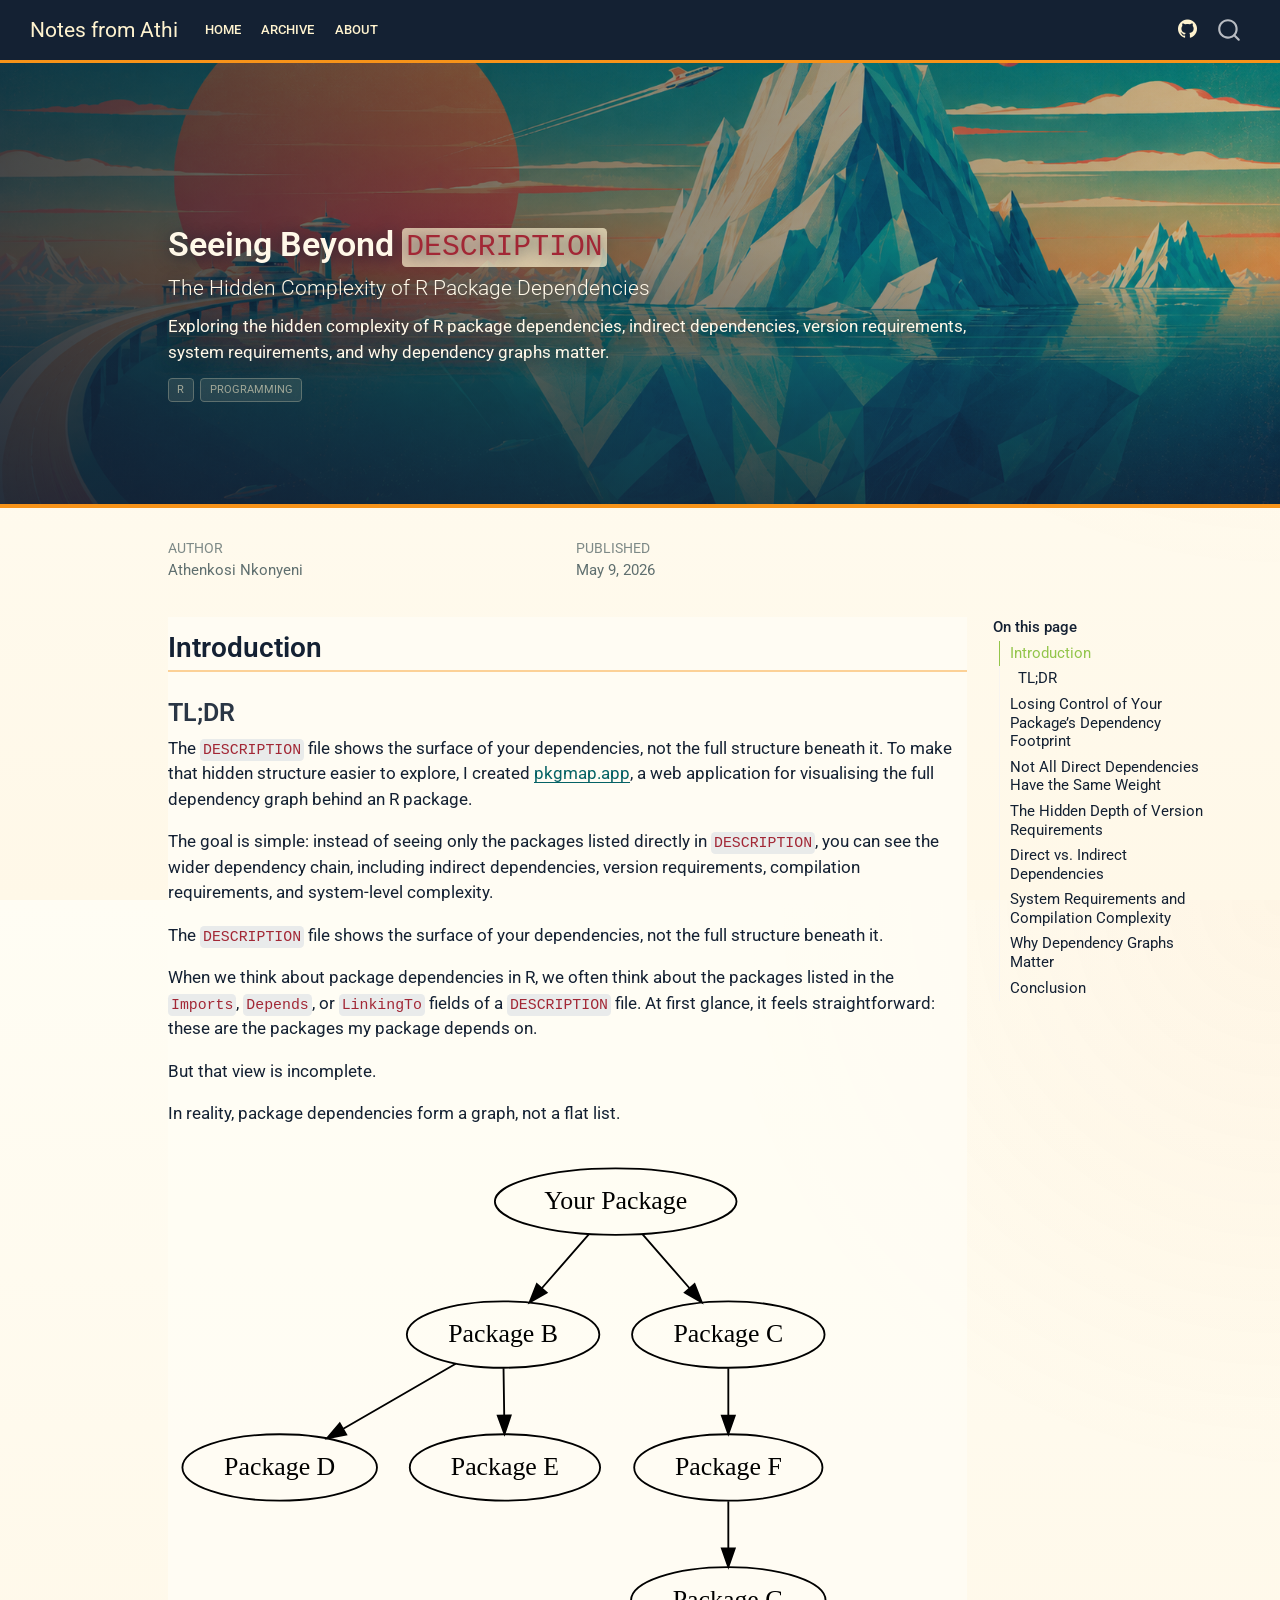
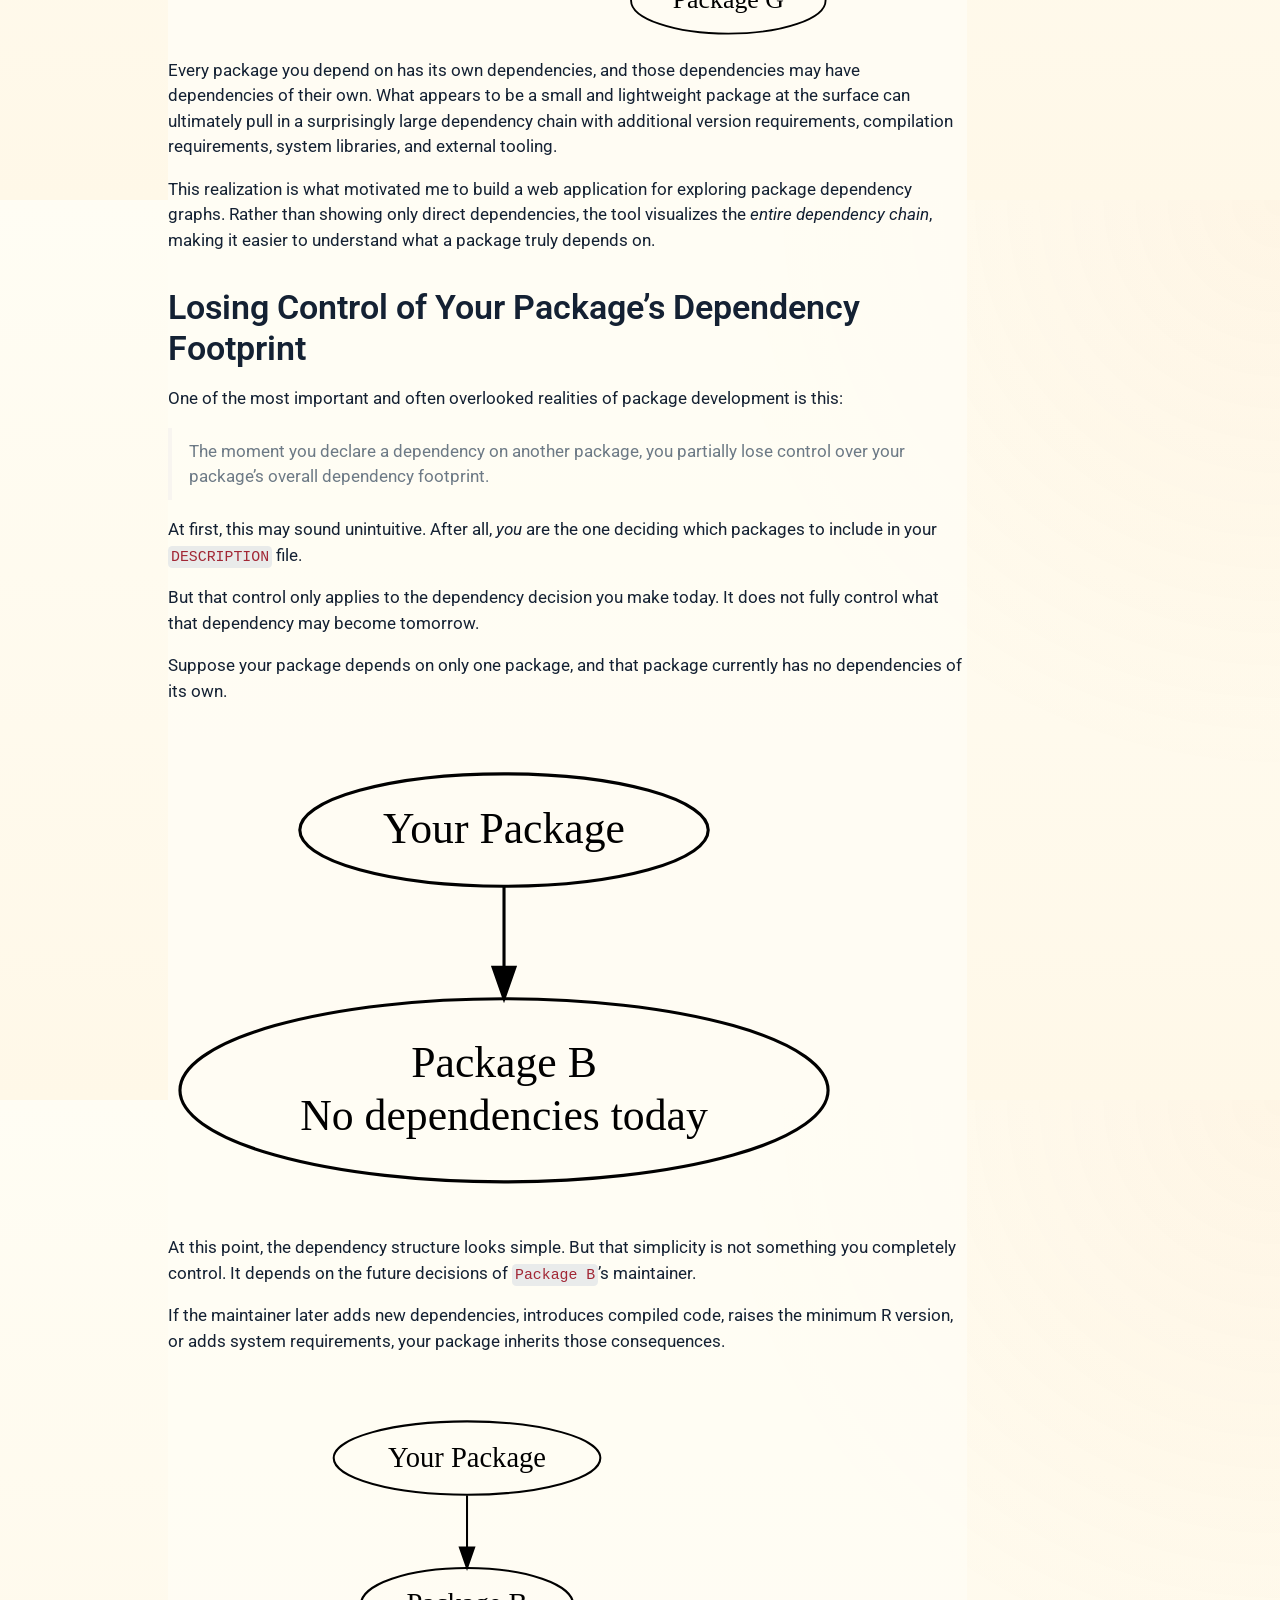
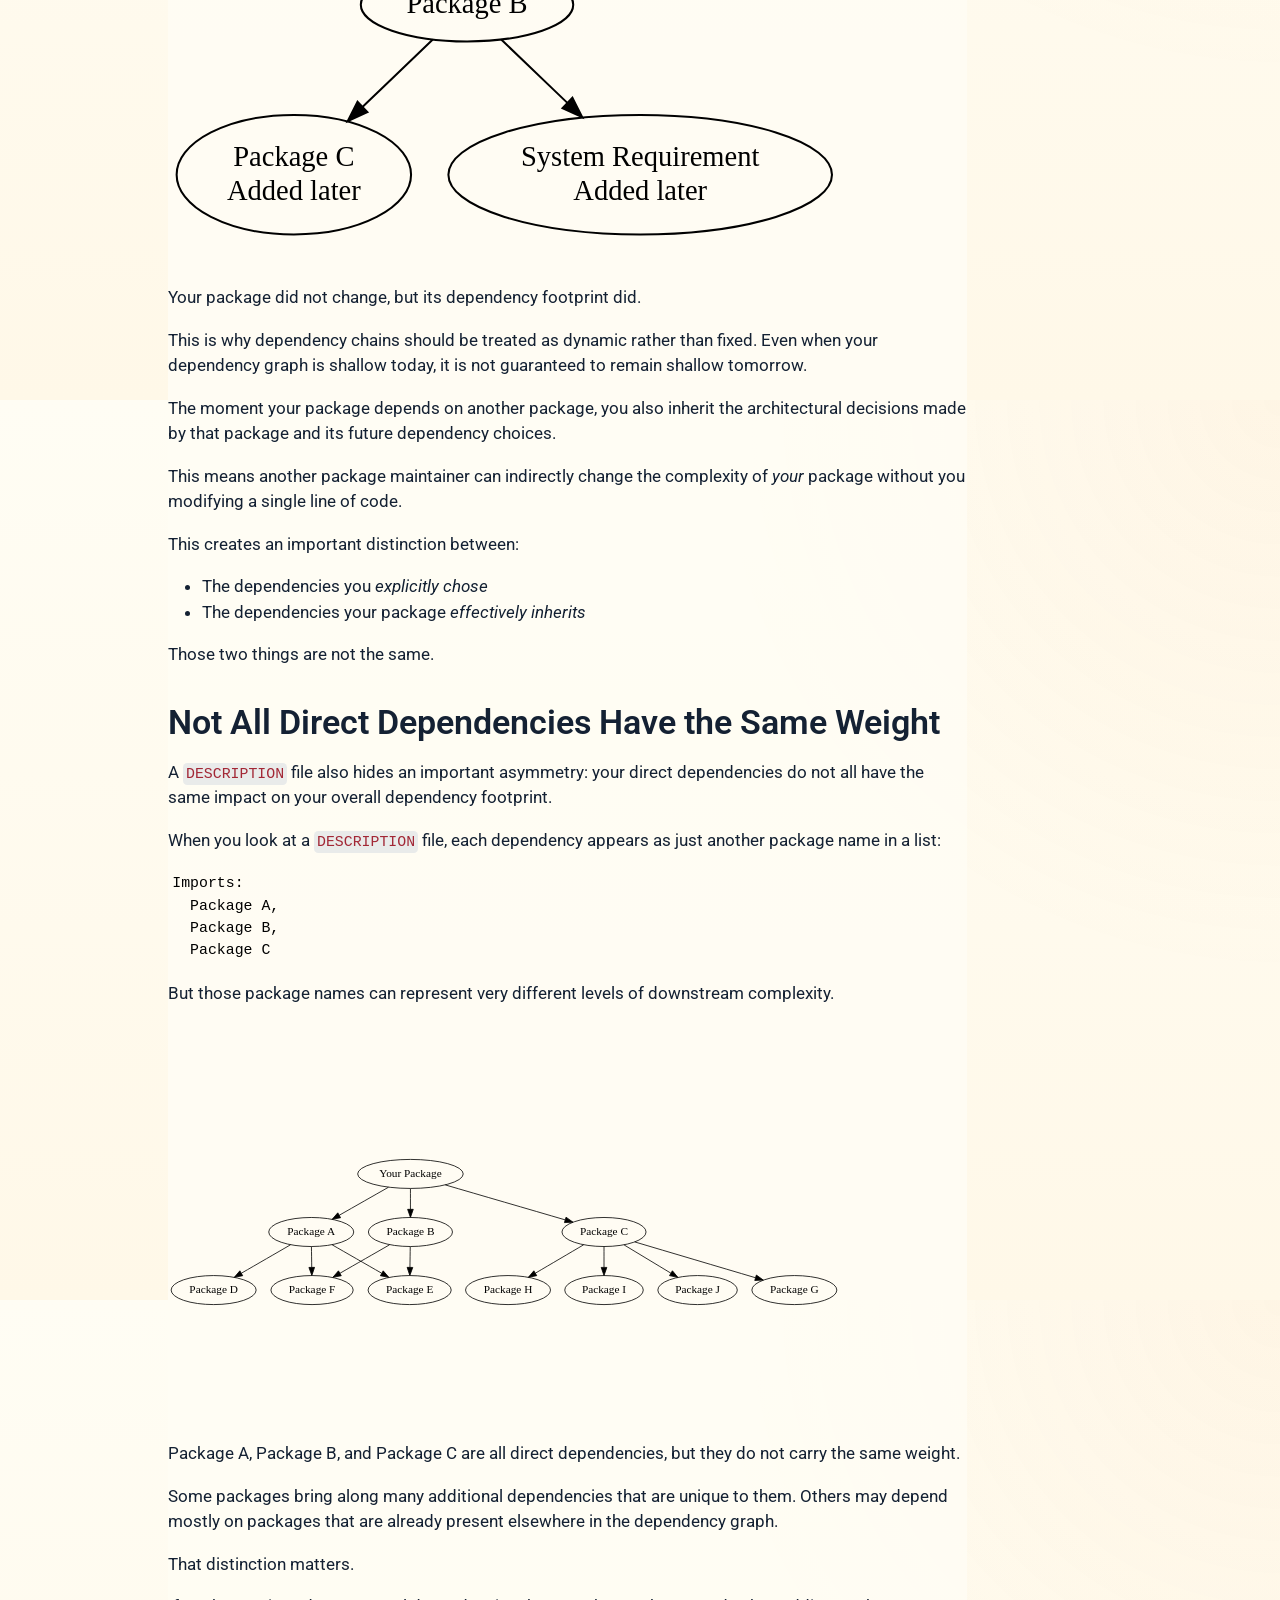
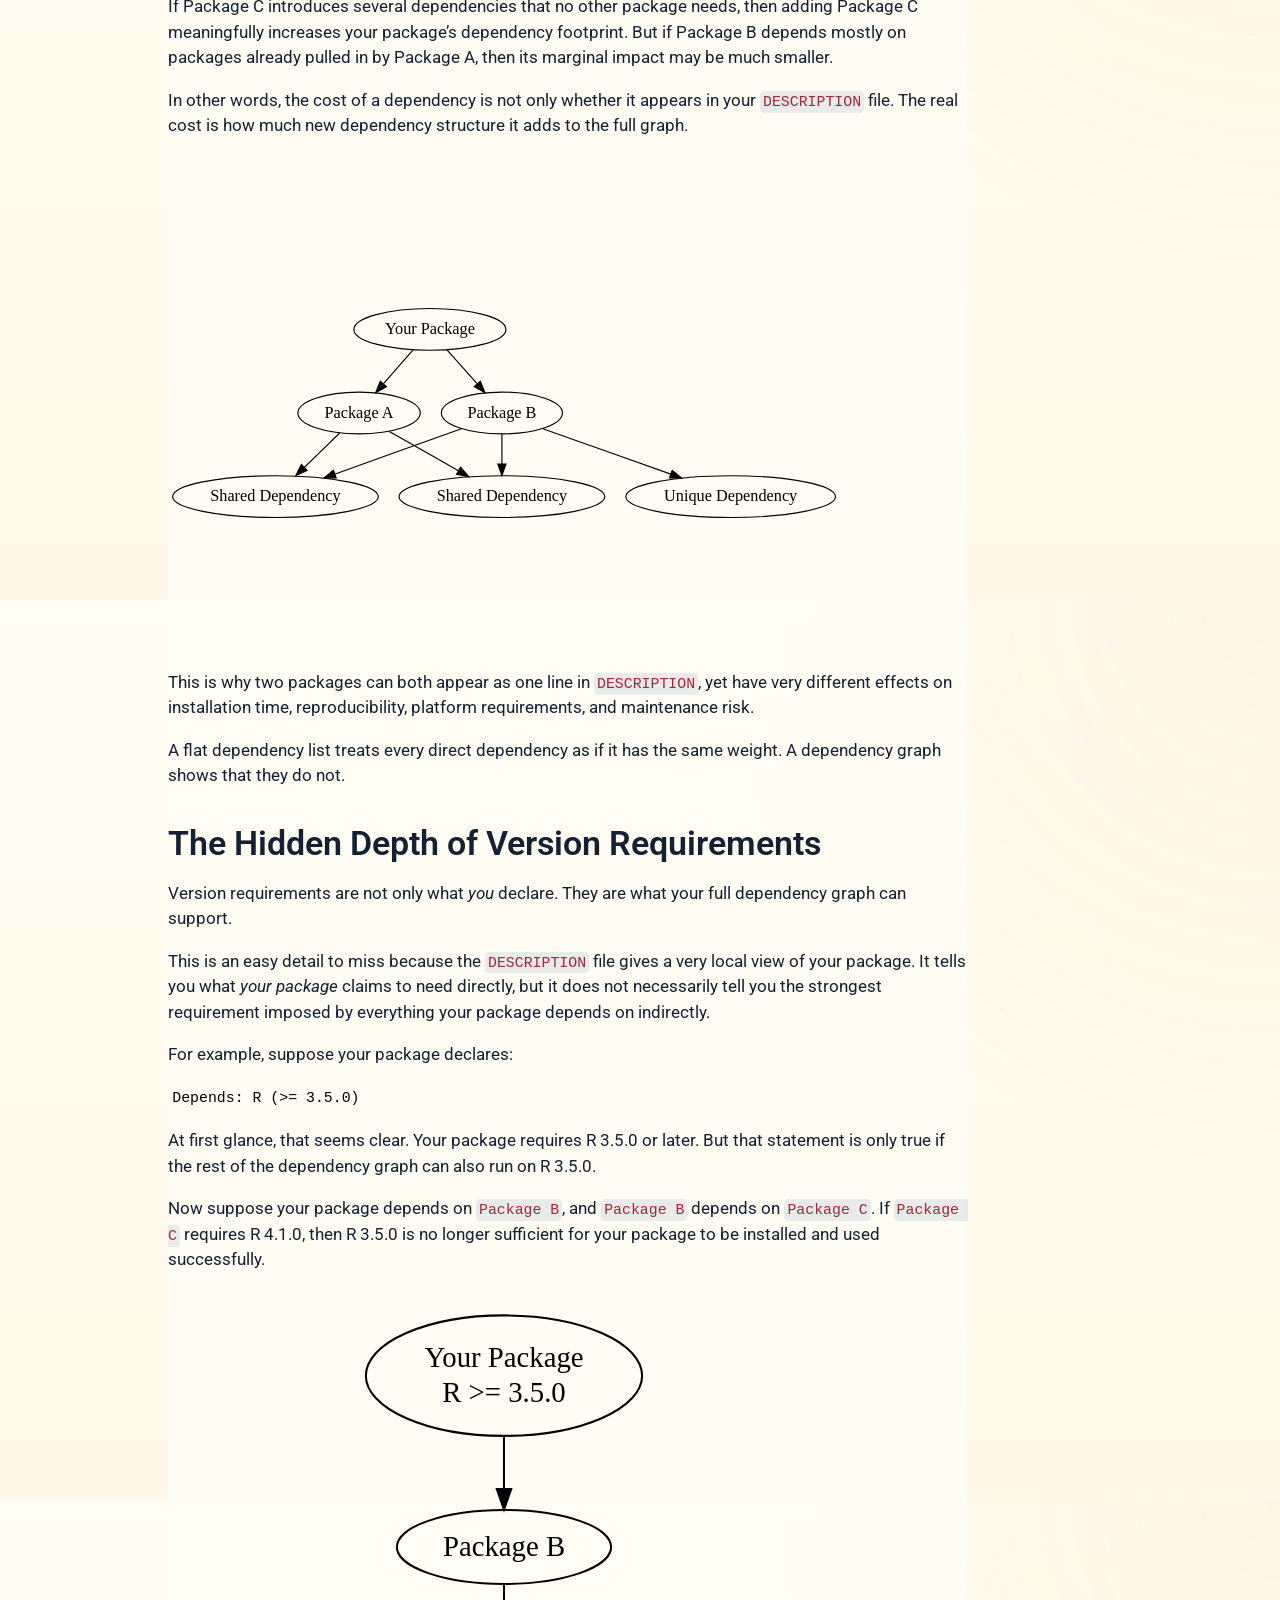
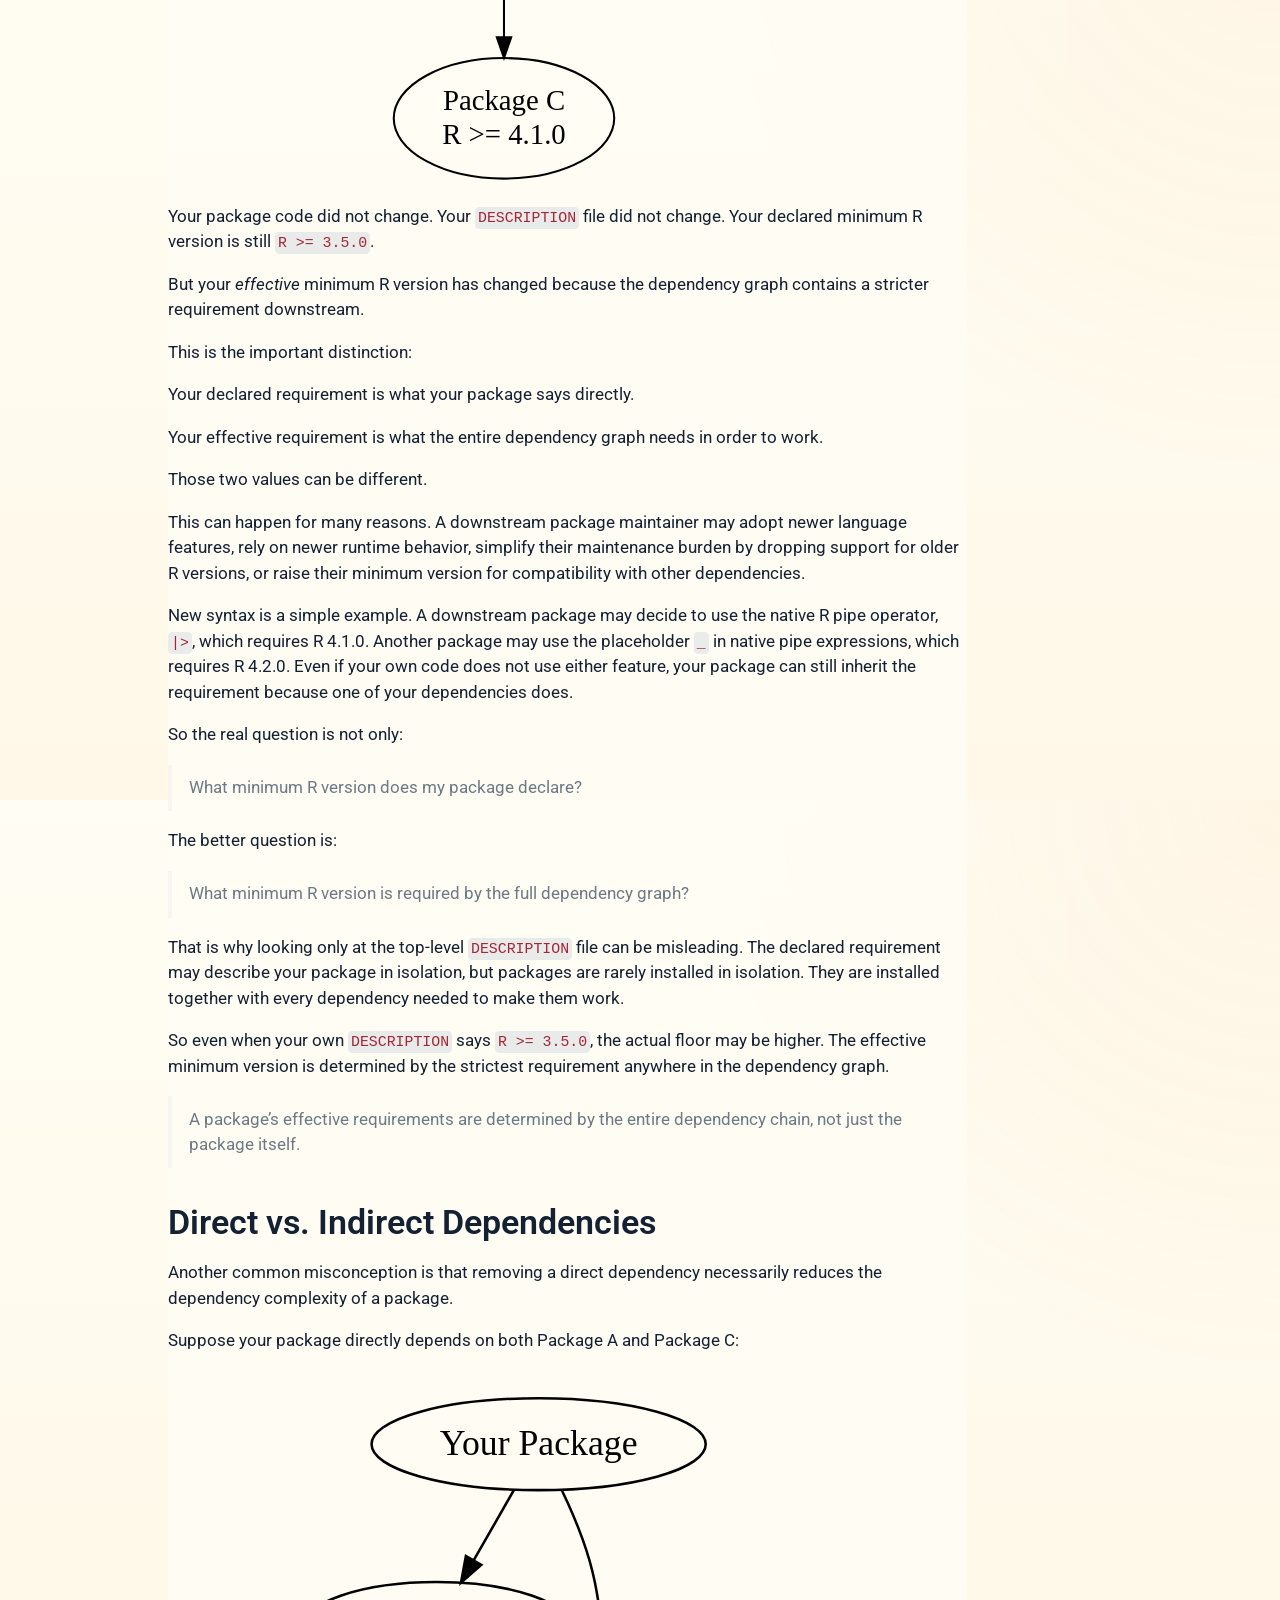
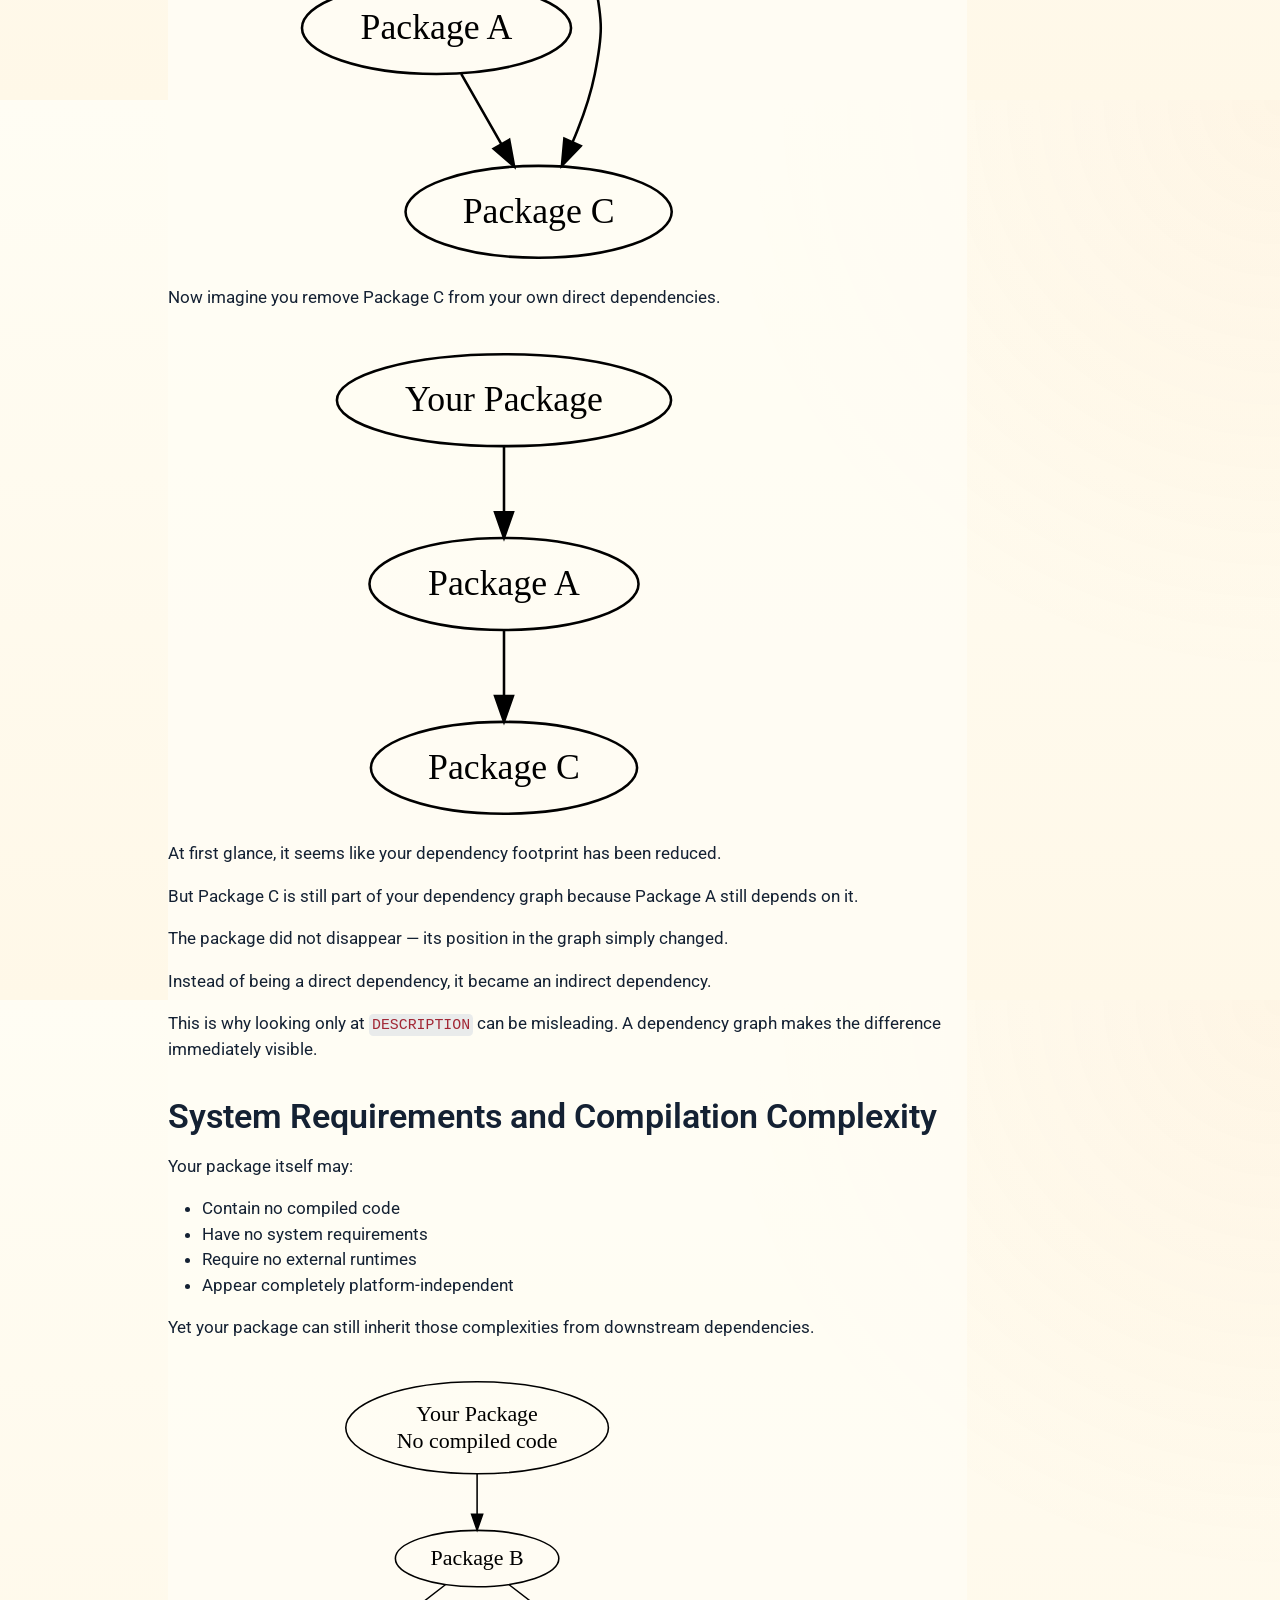
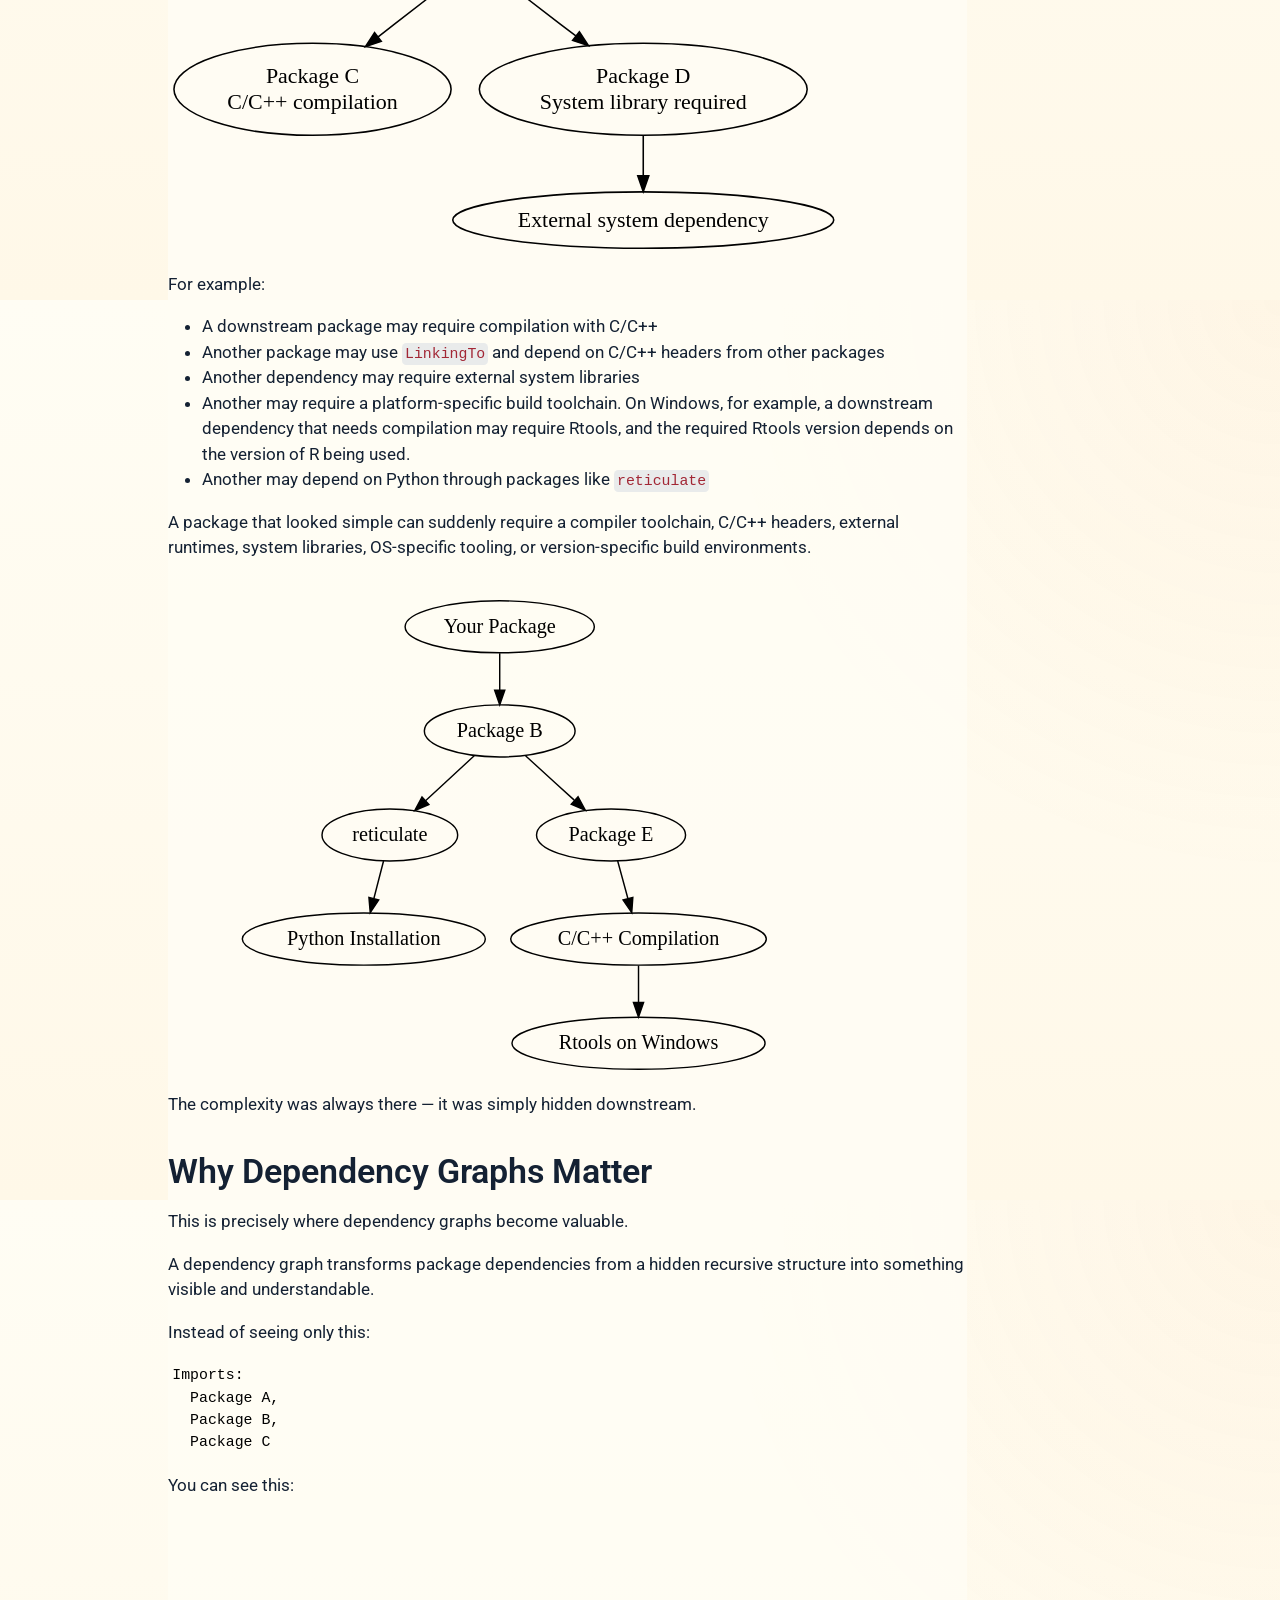
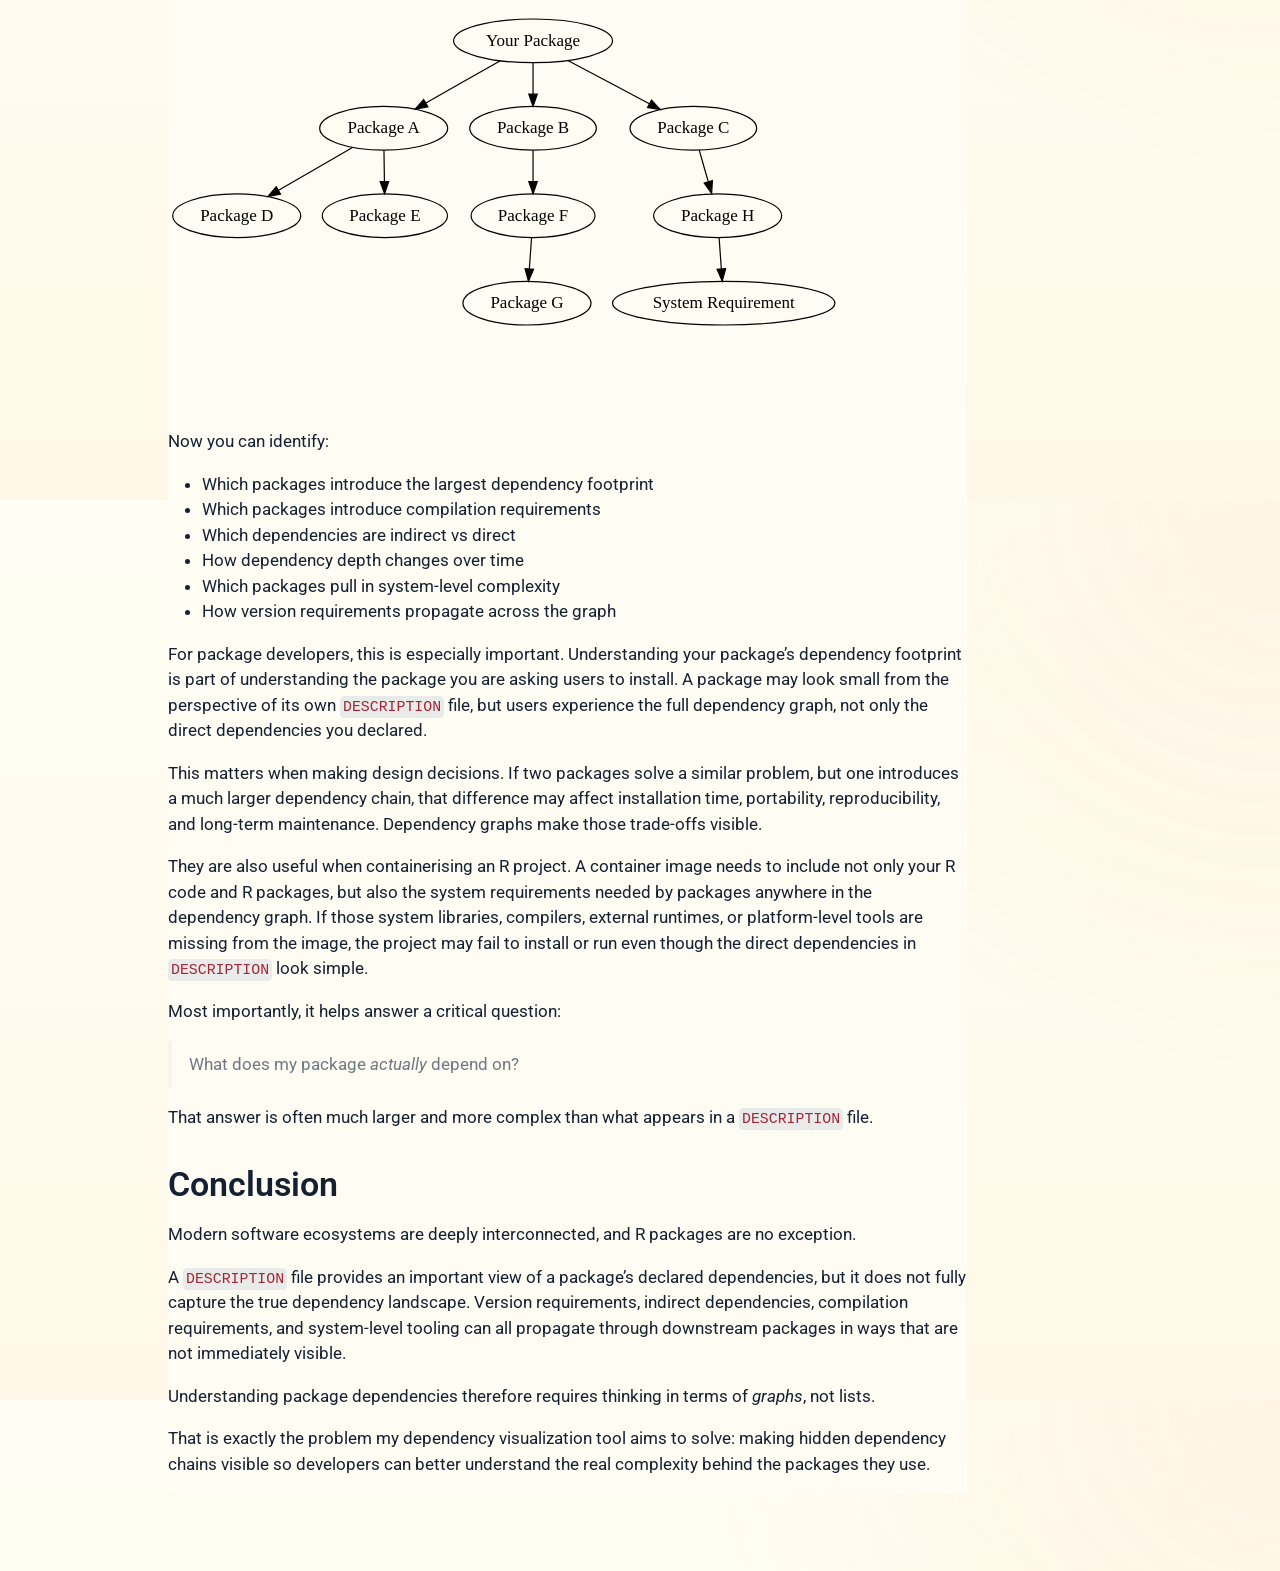
<file: docs/posts/package-dependency/index.html>
<!DOCTYPE html>
<html xmlns="http://www.w3.org/1999/xhtml" lang="en" xml:lang="en"><head>

<meta charset="utf-8">
<meta name="generator" content="quarto-1.9.37">

<meta name="viewport" content="width=device-width, initial-scale=1.0, user-scalable=yes">

<meta name="author" content="Athenkosi Nkonyeni">
<meta name="dcterms.date" content="2026-05-09">
<meta name="description" content="Exploring the hidden complexity of R package dependencies, indirect dependencies, version requirements, system requirements, and why dependency graphs matter.">

<title>Seeing Beyond DESCRIPTION – Notes from Athi</title>
<style>
/* Default styles provided by pandoc.
** See https://pandoc.org/MANUAL.html#variables-for-html for config info.
*/
code{white-space: pre-wrap;}
span.smallcaps{font-variant: small-caps;}
div.columns{display: flex; gap: min(4vw, 1.5em);}
div.column{flex: auto; overflow-x: auto;}
div.hanging-indent{margin-left: 1.5em; text-indent: -1.5em;}
ul.task-list{list-style: none;}
ul.task-list li input[type="checkbox"] {
  width: 0.8em;
  margin: 0 0.8em 0.2em -1em; /* quarto-specific, see https://github.com/quarto-dev/quarto-cli/issues/4556 */ 
  vertical-align: middle;
}
</style>


<script src="../../site_libs/quarto-nav/quarto-nav.js"></script>
<script src="../../site_libs/quarto-nav/headroom.min.js"></script>
<script src="../../site_libs/clipboard/clipboard.min.js"></script>
<script src="../../site_libs/quarto-search/autocomplete.umd.js"></script>
<script src="../../site_libs/quarto-search/fuse.min.js"></script>
<script src="../../site_libs/quarto-search/quarto-search.js"></script>
<meta name="quarto:offset" content="../../">
<script src="../../site_libs/quarto-html/quarto.js" type="module"></script>
<script src="../../site_libs/quarto-html/tabsets/tabsets.js" type="module"></script>
<script src="../../site_libs/quarto-html/popper.min.js"></script>
<script src="../../site_libs/quarto-html/tippy.umd.min.js"></script>
<script src="../../site_libs/quarto-html/anchor.min.js"></script>
<link href="../../site_libs/quarto-html/tippy.css" rel="stylesheet">
<link href="../../site_libs/quarto-html/quarto-syntax-highlighting-7f8f88aac4f3542376d5c11b86a4c14d.css" rel="stylesheet" id="quarto-text-highlighting-styles">
<script src="../../site_libs/bootstrap/bootstrap.min.js"></script>
<link href="../../site_libs/bootstrap/bootstrap-icons.css" rel="stylesheet">
<link href="../../site_libs/bootstrap/bootstrap-fde6028973a8af2afb1d77be65601ea1.min.css" rel="stylesheet" append-hash="true" id="quarto-bootstrap" data-mode="light">
<script id="quarto-search-options" type="application/json">{
  "location": "navbar",
  "copy-button": false,
  "collapse-after": 3,
  "panel-placement": "end",
  "type": "overlay",
  "limit": 50,
  "keyboard-shortcut": [
    "f",
    "/",
    "s"
  ],
  "show-item-context": false,
  "language": {
    "search-no-results-text": "No results",
    "search-matching-documents-text": "matching documents",
    "search-copy-link-title": "Copy link to search",
    "search-hide-matches-text": "Hide additional matches",
    "search-more-match-text": "more match in this document",
    "search-more-matches-text": "more matches in this document",
    "search-clear-button-title": "Clear",
    "search-text-placeholder": "",
    "search-detached-cancel-button-title": "Cancel",
    "search-submit-button-title": "Submit",
    "search-label": "Search"
  }
}</script>
<style>

      .quarto-title-block .quarto-title-banner h1,
      .quarto-title-block .quarto-title-banner h2,
      .quarto-title-block .quarto-title-banner h3,
      .quarto-title-block .quarto-title-banner h4,
      .quarto-title-block .quarto-title-banner h5,
      .quarto-title-block .quarto-title-banner h6
      {
        color: #fff8e8;
      }

      .quarto-title-block .quarto-title-banner {
        color: #fff8e8;
background-image: url(image.png);
background-size: cover;
      }
</style>


<link rel="stylesheet" href="../../styles.css">
<meta property="og:title" content="Seeing Beyond DESCRIPTION – Notes from Athi">
<meta property="og:description" content="Exploring the hidden complexity of R package dependencies, indirect dependencies, version requirements, system requirements, and why dependency graphs matter.">
<meta property="og:image" content="https://ankonyeni.github.io/notes-from-athi/posts/package-dependency/image.png">
<meta property="og:site_name" content="Notes from Athi">
<meta property="og:image:height" content="941">
<meta property="og:image:width" content="1672">
<meta name="twitter:title" content="Seeing Beyond DESCRIPTION – Notes from Athi">
<meta name="twitter:description" content="Exploring the hidden complexity of R package dependencies, indirect dependencies, version requirements, system requirements, and why dependency graphs matter.">
<meta name="twitter:image" content="https://ankonyeni.github.io/notes-from-athi/posts/package-dependency/image.png">
<meta name="twitter:image-height" content="941">
<meta name="twitter:image-width" content="1672">
<meta name="twitter:card" content="summary_large_image">
</head>

<body class="nav-fixed quarto-light">

<div id="quarto-search-results"></div>
  <header id="quarto-header" class="headroom fixed-top quarto-banner">
    <nav class="navbar navbar-expand-lg " data-bs-theme="dark">
      <div class="navbar-container container-fluid">
      <div class="navbar-brand-container mx-auto">
    <a class="navbar-brand" href="../../index.html">
    <span class="navbar-title">Notes from Athi</span>
    </a>
  </div>
            <div id="quarto-search" class="" title="Search"></div>
          <button class="navbar-toggler" type="button" data-bs-toggle="collapse" data-bs-target="#navbarCollapse" aria-controls="navbarCollapse" role="menu" aria-expanded="false" aria-label="Toggle navigation" onclick="if (window.quartoToggleHeadroom) { window.quartoToggleHeadroom(); }">
  <span class="navbar-toggler-icon"></span>
</button>
          <div class="collapse navbar-collapse" id="navbarCollapse">
            <ul class="navbar-nav navbar-nav-scroll me-auto">
  <li class="nav-item">
    <a class="nav-link" href="../../index.html"> 
<span class="menu-text">Home</span></a>
  </li>  
  <li class="nav-item">
    <a class="nav-link" href="../../archive.html"> 
<span class="menu-text">Archive</span></a>
  </li>  
  <li class="nav-item">
    <a class="nav-link" href="../../about.html"> 
<span class="menu-text">About</span></a>
  </li>  
</ul>
            <ul class="navbar-nav navbar-nav-scroll ms-auto">
  <li class="nav-item compact">
    <a class="nav-link" href="https://github.com/ankonyeni/notes-from-athi"> <i class="bi bi-github" role="img" aria-label="GitHub repository">
</i> 
<span class="menu-text"></span></a>
  </li>  
</ul>
          </div> <!-- /navcollapse -->
            <div class="quarto-navbar-tools">
</div>
      </div> <!-- /container-fluid -->
    </nav>
</header>
<!-- content -->
<header id="title-block-header" class="quarto-title-block default page-columns page-full">
  <div class="quarto-title-banner page-columns page-full">
    <div class="quarto-title column-body">
      <h1 class="title">Seeing Beyond <code>DESCRIPTION</code></h1>
            <p class="subtitle lead">The Hidden Complexity of R Package Dependencies</p>
                  <div>
        <div class="description">
          Exploring the hidden complexity of R package dependencies, indirect dependencies, version requirements, system requirements, and why dependency graphs matter.
        </div>
      </div>
                          <div class="quarto-categories">
                <div class="quarto-category">R</div>
                <div class="quarto-category">Programming</div>
              </div>
                  </div>
  </div>
    
  
  <div class="quarto-title-meta">

      <div>
      <div class="quarto-title-meta-heading">Author</div>
      <div class="quarto-title-meta-contents">
               <p>Athenkosi Nkonyeni </p>
            </div>
    </div>
      
      <div>
      <div class="quarto-title-meta-heading">Published</div>
      <div class="quarto-title-meta-contents">
        <p class="date">May 9, 2026</p>
      </div>
    </div>
    
      
    </div>
    
  
  </header><div id="quarto-content" class="quarto-container page-columns page-rows-contents page-layout-article page-navbar">
<!-- sidebar -->
<!-- margin-sidebar -->
    <div id="quarto-margin-sidebar" class="sidebar margin-sidebar">
        <nav id="TOC" role="doc-toc" class="toc-active">
    <h2 id="toc-title">On this page</h2>
   
  <ul>
  <li><a href="#introduction" id="toc-introduction" class="nav-link active" data-scroll-target="#introduction">Introduction</a>
  <ul class="collapse">
  <li><a href="#tldr" id="toc-tldr" class="nav-link" data-scroll-target="#tldr">TL;DR</a></li>
  </ul></li>
  <li><a href="#losing-control-of-your-packages-dependency-footprint" id="toc-losing-control-of-your-packages-dependency-footprint" class="nav-link" data-scroll-target="#losing-control-of-your-packages-dependency-footprint">Losing Control of Your Package’s Dependency Footprint</a></li>
  <li><a href="#not-all-direct-dependencies-have-the-same-weight" id="toc-not-all-direct-dependencies-have-the-same-weight" class="nav-link" data-scroll-target="#not-all-direct-dependencies-have-the-same-weight">Not All Direct Dependencies Have the Same Weight</a></li>
  <li><a href="#the-hidden-depth-of-version-requirements" id="toc-the-hidden-depth-of-version-requirements" class="nav-link" data-scroll-target="#the-hidden-depth-of-version-requirements">The Hidden Depth of Version Requirements</a></li>
  <li><a href="#direct-vs.-indirect-dependencies" id="toc-direct-vs.-indirect-dependencies" class="nav-link" data-scroll-target="#direct-vs.-indirect-dependencies">Direct vs.&nbsp;Indirect Dependencies</a></li>
  <li><a href="#system-requirements-and-compilation-complexity" id="toc-system-requirements-and-compilation-complexity" class="nav-link" data-scroll-target="#system-requirements-and-compilation-complexity">System Requirements and Compilation Complexity</a></li>
  <li><a href="#why-dependency-graphs-matter" id="toc-why-dependency-graphs-matter" class="nav-link" data-scroll-target="#why-dependency-graphs-matter">Why Dependency Graphs Matter</a></li>
  <li><a href="#conclusion" id="toc-conclusion" class="nav-link" data-scroll-target="#conclusion">Conclusion</a></li>
  </ul>
</nav>
    </div>
<!-- main -->
<main class="content quarto-banner-title-block" id="quarto-document-content">





<section id="introduction" class="level2">
<h2 class="anchored" data-anchor-id="introduction">Introduction</h2>
<section id="tldr" class="level3">
<h3 class="anchored" data-anchor-id="tldr">TL;DR</h3>
<p>The <code>DESCRIPTION</code> file shows the surface of your dependencies, not the full structure beneath it. To make that hidden structure easier to explore, I created <a href="https://pkgmap.app">pkgmap.app</a>, a web application for visualising the full dependency graph behind an R package.</p>
<p>The goal is simple: instead of seeing only the packages listed directly in <code>DESCRIPTION</code>, you can see the wider dependency chain, including indirect dependencies, version requirements, compilation requirements, and system-level complexity.</p>
<p>The <code>DESCRIPTION</code> file shows the surface of your dependencies, not the full structure beneath it.</p>
<p>When we think about package dependencies in R, we often think about the packages listed in the <code>Imports</code>, <code>Depends</code>, or <code>LinkingTo</code> fields of a <code>DESCRIPTION</code> file. At first glance, it feels straightforward: these are the packages my package depends on.</p>
<p>But that view is incomplete.</p>
<p>In reality, package dependencies form a graph, not a flat list.</p>
<div class="cell" data-eval="true" data-layout-align="center">
<div class="cell-output-display">
<div>
<p></p><figure class="figure"><p></p>
<div>
<svg width="672" height="480" viewbox="0.00 0.00 356.19 260.00" xmlns="http://www.w3.org/2000/svg" xlink="http://www.w3.org/1999/xlink" style="; max-width: none; max-height: none">
<g id="graph0" class="graph" transform="scale(1 1) rotate(0) translate(4 256)">
<title>dependencies</title>
<!-- A -->
<g id="node1" class="node">
<title>A</title>
<ellipse fill="none" stroke="black" cx="234.6" cy="-234" rx="65.44" ry="18"></ellipse>
<text text-anchor="middle" x="234.6" y="-229.8" font-family="Times,serif" font-size="14.00">Your Package</text>
</g>
<!-- B -->
<g id="node2" class="node">
<title>B</title>
<ellipse fill="none" stroke="black" cx="173.6" cy="-162" rx="52.13" ry="18"></ellipse>
<text text-anchor="middle" x="173.6" y="-157.8" font-family="Times,serif" font-size="14.00">Package B</text>
</g>
<!-- A&#45;&gt;B -->
<g id="edge1" class="edge">
<title>A-&gt;B</title>
<path fill="none" stroke="black" d="M220.14,-216.41C212.54,-207.69 203.09,-196.85 194.69,-187.21"></path>
<polygon fill="black" stroke="black" points="197.16,-184.71 187.95,-179.47 191.88,-189.31 197.16,-184.71"></polygon>
</g>
<!-- C -->
<g id="node3" class="node">
<title>C</title>
<ellipse fill="none" stroke="black" cx="295.6" cy="-162" rx="52.13" ry="18"></ellipse>
<text text-anchor="middle" x="295.6" y="-157.8" font-family="Times,serif" font-size="14.00">Package C</text>
</g>
<!-- A&#45;&gt;C -->
<g id="edge2" class="edge">
<title>A-&gt;C</title>
<path fill="none" stroke="black" d="M249.05,-216.41C256.65,-207.69 266.1,-196.85 274.5,-187.21"></path>
<polygon fill="black" stroke="black" points="277.31,-189.31 281.24,-179.47 272.04,-184.71 277.31,-189.31"></polygon>
</g>
<!-- D -->
<g id="node4" class="node">
<title>D</title>
<ellipse fill="none" stroke="black" cx="52.6" cy="-90" rx="52.69" ry="18"></ellipse>
<text text-anchor="middle" x="52.6" y="-85.8" font-family="Times,serif" font-size="14.00">Package D</text>
</g>
<!-- B&#45;&gt;D -->
<g id="edge3" class="edge">
<title>B-&gt;D</title>
<path fill="none" stroke="black" d="M147.94,-146.15C130.21,-135.9 106.43,-122.14 87.05,-110.93"></path>
<polygon fill="black" stroke="black" points="88.63,-107.8 78.22,-105.82 85.12,-113.86 88.63,-107.8"></polygon>
</g>
<!-- E -->
<g id="node5" class="node">
<title>E</title>
<ellipse fill="none" stroke="black" cx="174.6" cy="-90" rx="51.54" ry="18"></ellipse>
<text text-anchor="middle" x="174.6" y="-85.8" font-family="Times,serif" font-size="14.00">Package E</text>
</g>
<!-- B&#45;&gt;E -->
<g id="edge4" class="edge">
<title>B-&gt;E</title>
<path fill="none" stroke="black" d="M173.84,-143.7C173.95,-135.98 174.09,-126.71 174.21,-118.11"></path>
<polygon fill="black" stroke="black" points="177.71,-118.15 174.35,-108.1 170.71,-118.05 177.71,-118.15"></polygon>
</g>
<!-- F -->
<g id="node6" class="node">
<title>F</title>
<ellipse fill="none" stroke="black" cx="295.6" cy="-90" rx="50.99" ry="18"></ellipse>
<text text-anchor="middle" x="295.6" y="-85.8" font-family="Times,serif" font-size="14.00">Package F</text>
</g>
<!-- C&#45;&gt;F -->
<g id="edge5" class="edge">
<title>C-&gt;F</title>
<path fill="none" stroke="black" d="M295.6,-143.7C295.6,-135.98 295.6,-126.71 295.6,-118.11"></path>
<polygon fill="black" stroke="black" points="299.1,-118.1 295.6,-108.1 292.1,-118.1 299.1,-118.1"></polygon>
</g>
<!-- G -->
<g id="node7" class="node">
<title>G</title>
<ellipse fill="none" stroke="black" cx="295.6" cy="-18" rx="52.69" ry="18"></ellipse>
<text text-anchor="middle" x="295.6" y="-13.8" font-family="Times,serif" font-size="14.00">Package G</text>
</g>
<!-- F&#45;&gt;G -->
<g id="edge6" class="edge">
<title>F-&gt;G</title>
<path fill="none" stroke="black" d="M295.6,-71.7C295.6,-63.98 295.6,-54.71 295.6,-46.11"></path>
<polygon fill="black" stroke="black" points="299.1,-46.1 295.6,-36.1 292.1,-46.1 299.1,-46.1"></polygon>
</g>
</g>
</svg>
</div>
<p></p></figure><p></p>
</div>
</div>
</div>
<p>Every package you depend on has its own dependencies, and those dependencies may have dependencies of their own. What appears to be a small and lightweight package at the surface can ultimately pull in a surprisingly large dependency chain with additional version requirements, compilation requirements, system libraries, and external tooling.</p>
<p>This realization is what motivated me to build a web application for exploring package dependency graphs. Rather than showing only direct dependencies, the tool visualizes the <em>entire dependency chain</em>, making it easier to understand what a package truly depends on.</p>
</section>
</section>
<section id="losing-control-of-your-packages-dependency-footprint" class="level1">
<h1>Losing Control of Your Package’s Dependency Footprint</h1>
<p>One of the most important and often overlooked realities of package development is this:</p>
<blockquote class="blockquote">
<p>The moment you declare a dependency on another package, you partially lose control over your package’s overall dependency footprint.</p>
</blockquote>
<p>At first, this may sound unintuitive. After all, <em>you</em> are the one deciding which packages to include in your <code>DESCRIPTION</code> file.</p>
<p>But that control only applies to the dependency decision you make today. It does not fully control what that dependency may become tomorrow.</p>
<p>Suppose your package depends on only one package, and that package currently has no dependencies of its own.</p>
<div class="cell" data-eval="true" data-layout-align="center">
<div class="cell-output-display">
<div>
<p></p><figure class="figure"><p></p>
<div>
<svg width="672" height="480" viewbox="0.00 0.00 215.35 138.83" xmlns="http://www.w3.org/2000/svg" xlink="http://www.w3.org/1999/xlink" style="; max-width: none; max-height: none">
<g id="graph0" class="graph" transform="scale(1 1) rotate(0) translate(4 134.83)">
<title>simple_dependency_today</title>
<!-- A -->
<g id="node1" class="node">
<title>A</title>
<ellipse fill="none" stroke="black" cx="103.68" cy="-112.83" rx="65.44" ry="18"></ellipse>
<text text-anchor="middle" x="103.68" y="-108.63" font-family="Times,serif" font-size="14.00">Your Package</text>
</g>
<!-- B -->
<g id="node2" class="node">
<title>B</title>
<ellipse fill="none" stroke="black" cx="103.68" cy="-29.42" rx="103.85" ry="29.33"></ellipse>
<text text-anchor="middle" x="103.68" y="-33.62" font-family="Times,serif" font-size="14.00">Package B</text>
<text text-anchor="middle" x="103.68" y="-16.82" font-family="Times,serif" font-size="14.00">No dependencies today</text>
</g>
<!-- A&#45;&gt;B -->
<g id="edge1" class="edge">
<title>A-&gt;B</title>
<path fill="none" stroke="black" d="M103.68,-94.57C103.68,-87.04 103.68,-77.88 103.68,-68.88"></path>
<polygon fill="black" stroke="black" points="107.18,-68.87 103.68,-58.87 100.18,-68.87 107.18,-68.87"></polygon>
</g>
</g>
</svg>
</div>
<p></p></figure><p></p>
</div>
</div>
</div>
<p>At this point, the dependency structure looks simple. But that simplicity is not something you completely control. It depends on the future decisions of <code>Package B</code>’s maintainer.</p>
<p>If the maintainer later adds new dependencies, introduces compiled code, raises the minimum R version, or adds system requirements, your package inherits those consequences.</p>
<div class="cell" data-eval="true" data-layout-align="center">
<div class="cell-output-display">
<div>
<p></p><figure class="figure"><p></p>
<div>
<svg width="672" height="480" viewbox="0.00 0.00 329.84 210.83" xmlns="http://www.w3.org/2000/svg" xlink="http://www.w3.org/1999/xlink" style="; max-width: none; max-height: none">
<g id="graph0" class="graph" transform="scale(1 1) rotate(0) translate(4 206.83)">
<title>simple_dependency_tomorrow</title>
<!-- A -->
<g id="node1" class="node">
<title>A</title>
<ellipse fill="none" stroke="black" cx="142.77" cy="-184.83" rx="65.44" ry="18"></ellipse>
<text text-anchor="middle" x="142.77" y="-180.63" font-family="Times,serif" font-size="14.00">Your Package</text>
</g>
<!-- B -->
<g id="node2" class="node">
<title>B</title>
<ellipse fill="none" stroke="black" cx="142.77" cy="-112.83" rx="52.13" ry="18"></ellipse>
<text text-anchor="middle" x="142.77" y="-108.63" font-family="Times,serif" font-size="14.00">Package B</text>
</g>
<!-- A&#45;&gt;B -->
<g id="edge1" class="edge">
<title>A-&gt;B</title>
<path fill="none" stroke="black" d="M142.77,-166.53C142.77,-158.81 142.77,-149.54 142.77,-140.94"></path>
<polygon fill="black" stroke="black" points="146.27,-140.94 142.77,-130.94 139.27,-140.94 146.27,-140.94"></polygon>
</g>
<!-- C -->
<g id="node3" class="node">
<title>C</title>
<ellipse fill="none" stroke="black" cx="57.77" cy="-29.42" rx="57.53" ry="29.33"></ellipse>
<text text-anchor="middle" x="57.77" y="-33.62" font-family="Times,serif" font-size="14.00">Package C</text>
<text text-anchor="middle" x="57.77" y="-16.82" font-family="Times,serif" font-size="14.00">Added later</text>
</g>
<!-- B&#45;&gt;C -->
<g id="edge2" class="edge">
<title>B-&gt;C</title>
<path fill="none" stroke="black" d="M125.97,-95.75C116.12,-86.31 103.31,-74.03 91.45,-62.68"></path>
<polygon fill="black" stroke="black" points="93.87,-60.15 84.23,-55.76 89.03,-65.21 93.87,-60.15"></polygon>
</g>
<!-- D -->
<g id="node4" class="node">
<title>D</title>
<ellipse fill="none" stroke="black" cx="227.77" cy="-29.42" rx="94.14" ry="29.33"></ellipse>
<text text-anchor="middle" x="227.77" y="-33.62" font-family="Times,serif" font-size="14.00">System Requirement</text>
<text text-anchor="middle" x="227.77" y="-16.82" font-family="Times,serif" font-size="14.00">Added later</text>
</g>
<!-- B&#45;&gt;D -->
<g id="edge3" class="edge">
<title>B-&gt;D</title>
<path fill="none" stroke="black" d="M159.56,-95.75C168.85,-86.85 180.76,-75.44 192.02,-64.66"></path>
<polygon fill="black" stroke="black" points="194.49,-67.14 199.29,-57.69 189.65,-62.08 194.49,-67.14"></polygon>
</g>
</g>
</svg>
</div>
<p></p></figure><p></p>
</div>
</div>
</div>
<p>Your package did not change, but its dependency footprint did.</p>
<p>This is why dependency chains should be treated as dynamic rather than fixed. Even when your dependency graph is shallow today, it is not guaranteed to remain shallow tomorrow.</p>
<p>The moment your package depends on another package, you also inherit the architectural decisions made by that package and its future dependency choices.</p>
<p>This means another package maintainer can indirectly change the complexity of <em>your</em> package without you modifying a single line of code.</p>
<p>This creates an important distinction between:</p>
<ul>
<li>The dependencies you <em>explicitly chose</em></li>
<li>The dependencies your package <em>effectively inherits</em></li>
</ul>
<p>Those two things are not the same.</p>
</section>
<section id="not-all-direct-dependencies-have-the-same-weight" class="level1">
<h1>Not All Direct Dependencies Have the Same Weight</h1>
<p>A <code>DESCRIPTION</code> file also hides an important asymmetry: your direct dependencies do not all have the same impact on your overall dependency footprint.</p>
<p>When you look at a <code>DESCRIPTION</code> file, each dependency appears as just another package name in a list:</p>
<pre class="text"><code>Imports:
  Package A,
  Package B,
  Package C</code></pre>
<p>But those package names can represent very different levels of downstream complexity.</p>
<div class="cell" data-eval="true" data-fig-height="4" data-layout-align="center">
<div class="cell-output-display">
<div>
<p></p><figure class="figure"><p></p>
<div>
<svg width="672" height="384" viewbox="0.00 0.00 833.19 188.00" xmlns="http://www.w3.org/2000/svg" xlink="http://www.w3.org/1999/xlink" style="; max-width: none; max-height: none">
<g id="graph0" class="graph" transform="scale(1 1) rotate(0) translate(4 184)">
<title>dependency_weight</title>
<!-- P -->
<g id="node1" class="node">
<title>P</title>
<ellipse fill="none" stroke="black" cx="296.6" cy="-162" rx="65.44" ry="18"></ellipse>
<text text-anchor="middle" x="296.6" y="-157.8" font-family="Times,serif" font-size="14.00">Your Package</text>
</g>
<!-- A -->
<g id="node2" class="node">
<title>A</title>
<ellipse fill="none" stroke="black" cx="173.6" cy="-90" rx="52.69" ry="18"></ellipse>
<text text-anchor="middle" x="173.6" y="-85.8" font-family="Times,serif" font-size="14.00">Package A</text>
</g>
<!-- P&#45;&gt;A -->
<g id="edge1" class="edge">
<title>P-&gt;A</title>
<path fill="none" stroke="black" d="M269.3,-145.46C251.34,-135.24 227.67,-121.77 208.36,-110.78"></path>
<polygon fill="black" stroke="black" points="209.98,-107.68 199.56,-105.77 206.52,-113.76 209.98,-107.68"></polygon>
</g>
<!-- B -->
<g id="node3" class="node">
<title>B</title>
<ellipse fill="none" stroke="black" cx="296.6" cy="-90" rx="52.13" ry="18"></ellipse>
<text text-anchor="middle" x="296.6" y="-85.8" font-family="Times,serif" font-size="14.00">Package B</text>
</g>
<!-- P&#45;&gt;B -->
<g id="edge2" class="edge">
<title>P-&gt;B</title>
<path fill="none" stroke="black" d="M296.6,-143.7C296.6,-135.98 296.6,-126.71 296.6,-118.11"></path>
<polygon fill="black" stroke="black" points="300.1,-118.1 296.6,-108.1 293.1,-118.1 300.1,-118.1"></polygon>
</g>
<!-- C -->
<g id="node4" class="node">
<title>C</title>
<ellipse fill="none" stroke="black" cx="536.6" cy="-90" rx="52.13" ry="18"></ellipse>
<text text-anchor="middle" x="536.6" y="-85.8" font-family="Times,serif" font-size="14.00">Package C</text>
</g>
<!-- P&#45;&gt;C -->
<g id="edge3" class="edge">
<title>P-&gt;C</title>
<path fill="none" stroke="black" d="M339.78,-148.4C381.6,-136.21 444.89,-117.75 488.34,-105.07"></path>
<polygon fill="black" stroke="black" points="489.5,-108.38 498.12,-102.22 487.54,-101.66 489.5,-108.38"></polygon>
</g>
<!-- D -->
<g id="node5" class="node">
<title>D</title>
<ellipse fill="none" stroke="black" cx="52.6" cy="-18" rx="52.69" ry="18"></ellipse>
<text text-anchor="middle" x="52.6" y="-13.8" font-family="Times,serif" font-size="14.00">Package D</text>
</g>
<!-- A&#45;&gt;D -->
<g id="edge4" class="edge">
<title>A-&gt;D</title>
<path fill="none" stroke="black" d="M147.94,-74.15C130.21,-63.9 106.43,-50.14 87.05,-38.93"></path>
<polygon fill="black" stroke="black" points="88.63,-35.8 78.22,-33.82 85.12,-41.86 88.63,-35.8"></polygon>
</g>
<!-- E -->
<g id="node6" class="node">
<title>E</title>
<ellipse fill="none" stroke="black" cx="295.6" cy="-18" rx="51.54" ry="18"></ellipse>
<text text-anchor="middle" x="295.6" y="-13.8" font-family="Times,serif" font-size="14.00">Package E</text>
</g>
<!-- A&#45;&gt;E -->
<g id="edge5" class="edge">
<title>A-&gt;E</title>
<path fill="none" stroke="black" d="M199.47,-74.15C217.34,-63.9 241.32,-50.14 260.86,-38.93"></path>
<polygon fill="black" stroke="black" points="262.83,-41.84 269.76,-33.82 259.35,-35.76 262.83,-41.84"></polygon>
</g>
<!-- F -->
<g id="node7" class="node">
<title>F</title>
<ellipse fill="none" stroke="black" cx="174.6" cy="-18" rx="50.99" ry="18"></ellipse>
<text text-anchor="middle" x="174.6" y="-13.8" font-family="Times,serif" font-size="14.00">Package F</text>
</g>
<!-- A&#45;&gt;F -->
<g id="edge6" class="edge">
<title>A-&gt;F</title>
<path fill="none" stroke="black" d="M173.84,-71.7C173.95,-63.98 174.09,-54.71 174.21,-46.11"></path>
<polygon fill="black" stroke="black" points="177.71,-46.15 174.35,-36.1 170.71,-46.05 177.71,-46.15"></polygon>
</g>
<!-- B&#45;&gt;E -->
<g id="edge7" class="edge">
<title>B-&gt;E</title>
<path fill="none" stroke="black" d="M296.35,-71.7C296.24,-63.98 296.11,-54.71 295.98,-46.11"></path>
<polygon fill="black" stroke="black" points="299.48,-46.05 295.84,-36.1 292.48,-46.15 299.48,-46.05"></polygon>
</g>
<!-- B&#45;&gt;F -->
<g id="edge8" class="edge">
<title>B-&gt;F</title>
<path fill="none" stroke="black" d="M270.72,-74.15C252.85,-63.9 228.87,-50.14 209.34,-38.93"></path>
<polygon fill="black" stroke="black" points="210.85,-35.76 200.43,-33.82 207.36,-41.84 210.85,-35.76"></polygon>
</g>
<!-- G -->
<g id="node8" class="node">
<title>G</title>
<ellipse fill="none" stroke="black" cx="772.6" cy="-18" rx="52.69" ry="18"></ellipse>
<text text-anchor="middle" x="772.6" y="-13.8" font-family="Times,serif" font-size="14.00">Package G</text>
</g>
<!-- C&#45;&gt;G -->
<g id="edge9" class="edge">
<title>C-&gt;G</title>
<path fill="none" stroke="black" d="M574.78,-77.68C615.53,-65.59 680.19,-46.41 724.42,-33.29"></path>
<polygon fill="black" stroke="black" points="725.49,-36.62 734.08,-30.42 723.5,-29.91 725.49,-36.62"></polygon>
</g>
<!-- H -->
<g id="node9" class="node">
<title>H</title>
<ellipse fill="none" stroke="black" cx="417.6" cy="-18" rx="52.69" ry="18"></ellipse>
<text text-anchor="middle" x="417.6" y="-13.8" font-family="Times,serif" font-size="14.00">Package H</text>
</g>
<!-- C&#45;&gt;H -->
<g id="edge10" class="edge">
<title>C-&gt;H</title>
<path fill="none" stroke="black" d="M511.36,-74.15C493.93,-63.9 470.54,-50.14 451.48,-38.93"></path>
<polygon fill="black" stroke="black" points="453.19,-35.88 442.8,-33.82 449.64,-41.91 453.19,-35.88"></polygon>
</g>
<!-- I -->
<g id="node10" class="node">
<title>I</title>
<ellipse fill="none" stroke="black" cx="536.6" cy="-18" rx="48.68" ry="18"></ellipse>
<text text-anchor="middle" x="536.6" y="-13.8" font-family="Times,serif" font-size="14.00">Package I</text>
</g>
<!-- C&#45;&gt;I -->
<g id="edge11" class="edge">
<title>C-&gt;I</title>
<path fill="none" stroke="black" d="M536.6,-71.7C536.6,-63.98 536.6,-54.71 536.6,-46.11"></path>
<polygon fill="black" stroke="black" points="540.1,-46.1 536.6,-36.1 533.1,-46.1 540.1,-46.1"></polygon>
</g>
<!-- J -->
<g id="node11" class="node">
<title>J</title>
<ellipse fill="none" stroke="black" cx="652.6" cy="-18" rx="49.26" ry="18"></ellipse>
<text text-anchor="middle" x="652.6" y="-13.8" font-family="Times,serif" font-size="14.00">Package J</text>
</g>
<!-- C&#45;&gt;J -->
<g id="edge12" class="edge">
<title>C-&gt;J</title>
<path fill="none" stroke="black" d="M561.48,-73.98C578.42,-63.76 601.01,-50.13 619.47,-38.99"></path>
<polygon fill="black" stroke="black" points="621.4,-41.92 628.15,-33.75 617.78,-35.92 621.4,-41.92"></polygon>
</g>
</g>
</svg>
</div>
<p></p></figure><p></p>
</div>
</div>
</div>
<p>Package A, Package B, and Package C are all direct dependencies, but they do not carry the same weight.</p>
<p>Some packages bring along many additional dependencies that are unique to them. Others may depend mostly on packages that are already present elsewhere in the dependency graph.</p>
<p>That distinction matters.</p>
<p>If Package C introduces several dependencies that no other package needs, then adding Package C meaningfully increases your package’s dependency footprint. But if Package B depends mostly on packages already pulled in by Package A, then its marginal impact may be much smaller.</p>
<p>In other words, the cost of a dependency is not only whether it appears in your <code>DESCRIPTION</code> file. The real cost is how much new dependency structure it adds to the full graph.</p>
<div class="cell" data-eval="true" data-layout-align="center">
<div class="cell-output-display">
<div>
<p></p><figure class="figure"><p></p>
<div>
<svg width="672" height="480" viewbox="0.00 0.00 578.67 188.00" xmlns="http://www.w3.org/2000/svg" xlink="http://www.w3.org/1999/xlink" style="; max-width: none; max-height: none">
<g id="graph0" class="graph" transform="scale(1 1) rotate(0) translate(4 184)">
<title>marginal_dependency_cost</title>
<!-- P -->
<g id="node1" class="node">
<title>P</title>
<ellipse fill="none" stroke="black" cx="221.53" cy="-162" rx="65.44" ry="18"></ellipse>
<text text-anchor="middle" x="221.53" y="-157.8" font-family="Times,serif" font-size="14.00">Your Package</text>
</g>
<!-- A -->
<g id="node2" class="node">
<title>A</title>
<ellipse fill="none" stroke="black" cx="160.53" cy="-90" rx="52.69" ry="18"></ellipse>
<text text-anchor="middle" x="160.53" y="-85.8" font-family="Times,serif" font-size="14.00">Package A</text>
</g>
<!-- P&#45;&gt;A -->
<g id="edge1" class="edge">
<title>P-&gt;A</title>
<path fill="none" stroke="black" d="M207.07,-144.41C199.47,-135.69 190.02,-124.85 181.62,-115.21"></path>
<polygon fill="black" stroke="black" points="184.09,-112.71 174.88,-107.47 178.81,-117.31 184.09,-112.71"></polygon>
</g>
<!-- B -->
<g id="node3" class="node">
<title>B</title>
<ellipse fill="none" stroke="black" cx="283.53" cy="-90" rx="52.13" ry="18"></ellipse>
<text text-anchor="middle" x="283.53" y="-85.8" font-family="Times,serif" font-size="14.00">Package B</text>
</g>
<!-- P&#45;&gt;B -->
<g id="edge2" class="edge">
<title>P-&gt;B</title>
<path fill="none" stroke="black" d="M236.22,-144.41C243.94,-135.69 253.55,-124.85 262.09,-115.21"></path>
<polygon fill="black" stroke="black" points="264.93,-117.28 268.94,-107.47 259.69,-112.64 264.93,-117.28"></polygon>
</g>
<!-- D -->
<g id="node4" class="node">
<title>D</title>
<ellipse fill="none" stroke="black" cx="283.53" cy="-18" rx="88.56" ry="18"></ellipse>
<text text-anchor="middle" x="283.53" y="-13.8" font-family="Times,serif" font-size="14.00">Shared Dependency</text>
</g>
<!-- A&#45;&gt;D -->
<g id="edge3" class="edge">
<title>A-&gt;D</title>
<path fill="none" stroke="black" d="M186.61,-74.15C203.9,-64.32 226.86,-51.25 246.08,-40.31"></path>
<polygon fill="black" stroke="black" points="247.94,-43.28 254.9,-35.29 244.48,-37.19 247.94,-43.28"></polygon>
</g>
<!-- E -->
<g id="node5" class="node">
<title>E</title>
<ellipse fill="none" stroke="black" cx="88.53" cy="-18" rx="88.56" ry="18"></ellipse>
<text text-anchor="middle" x="88.53" y="-13.8" font-family="Times,serif" font-size="14.00">Shared Dependency</text>
</g>
<!-- A&#45;&gt;E -->
<g id="edge4" class="edge">
<title>A-&gt;E</title>
<path fill="none" stroke="black" d="M143.83,-72.76C134.82,-64.01 123.53,-53.03 113.5,-43.28"></path>
<polygon fill="black" stroke="black" points="115.75,-40.59 106.14,-36.12 110.87,-45.6 115.75,-40.59"></polygon>
</g>
<!-- B&#45;&gt;D -->
<g id="edge5" class="edge">
<title>B-&gt;D</title>
<path fill="none" stroke="black" d="M283.53,-71.7C283.53,-63.98 283.53,-54.71 283.53,-46.11"></path>
<polygon fill="black" stroke="black" points="287.03,-46.1 283.53,-36.1 280.03,-46.1 287.03,-46.1"></polygon>
</g>
<!-- B&#45;&gt;E -->
<g id="edge6" class="edge">
<title>B-&gt;E</title>
<path fill="none" stroke="black" d="M248.67,-76.49C218.45,-65.64 174.33,-49.8 140.04,-37.49"></path>
<polygon fill="black" stroke="black" points="140.8,-34.04 130.2,-33.96 138.43,-40.63 140.8,-34.04"></polygon>
</g>
<!-- F -->
<g id="node6" class="node">
<title>F</title>
<ellipse fill="none" stroke="black" cx="480.53" cy="-18" rx="90.28" ry="18"></ellipse>
<text text-anchor="middle" x="480.53" y="-13.8" font-family="Times,serif" font-size="14.00">Unique Dependency</text>
</g>
<!-- B&#45;&gt;F -->
<g id="edge7" class="edge">
<title>B-&gt;F</title>
<path fill="none" stroke="black" d="M318.75,-76.49C349.4,-65.59 394.23,-49.66 428.93,-37.33"></path>
<polygon fill="black" stroke="black" points="430.18,-40.61 438.43,-33.96 427.83,-34.01 430.18,-40.61"></polygon>
</g>
</g>
</svg>
</div>
<p></p></figure><p></p>
</div>
</div>
</div>
<p>This is why two packages can both appear as one line in <code>DESCRIPTION</code>, yet have very different effects on installation time, reproducibility, platform requirements, and maintenance risk.</p>
<p>A flat dependency list treats every direct dependency as if it has the same weight. A dependency graph shows that they do not.</p>
</section>
<section id="the-hidden-depth-of-version-requirements" class="level1">
<h1>The Hidden Depth of Version Requirements</h1>
<p>Version requirements are not only what <em>you</em> declare. They are what your full dependency graph can support.</p>
<p>This is an easy detail to miss because the <code>DESCRIPTION</code> file gives a very local view of your package. It tells you what <em>your package</em> claims to need directly, but it does not necessarily tell you the strongest requirement imposed by everything your package depends on indirectly.</p>
<p>For example, suppose your package declares:</p>
<pre class="text"><code>Depends: R (&gt;= 3.5.0)</code></pre>
<p>At first glance, that seems clear. Your package requires R 3.5.0 or later. But that statement is only true if the rest of the dependency graph can also run on R 3.5.0.</p>
<p>Now suppose your package depends on <code>Package B</code>, and <code>Package B</code> depends on <code>Package C</code>. If <code>Package C</code> requires R 4.1.0, then R 3.5.0 is no longer sufficient for your package to be installed and used successfully.</p>
<div class="cell" data-eval="true" data-layout-align="center">
<div class="cell-output-display">
<div>
<p></p><figure class="figure"><p></p>
<div>
<svg width="672" height="480" viewbox="0.00 0.00 142.23 233.66" xmlns="http://www.w3.org/2000/svg" xlink="http://www.w3.org/1999/xlink" style="; max-width: none; max-height: none">
<g id="graph0" class="graph" transform="scale(1 1) rotate(0) translate(4 229.66)">
<title>downstream_r_requirement</title>
<!-- A -->
<g id="node1" class="node">
<title>A</title>
<ellipse fill="none" stroke="black" cx="67.11" cy="-196.25" rx="67.23" ry="29.33"></ellipse>
<text text-anchor="middle" x="67.11" y="-200.45" font-family="Times,serif" font-size="14.00">Your Package</text>
<text text-anchor="middle" x="67.11" y="-183.65" font-family="Times,serif" font-size="14.00">R &gt;= 3.5.0</text>
</g>
<!-- B -->
<g id="node2" class="node">
<title>B</title>
<ellipse fill="none" stroke="black" cx="67.11" cy="-112.83" rx="52.13" ry="18"></ellipse>
<text text-anchor="middle" x="67.11" y="-108.63" font-family="Times,serif" font-size="14.00">Package B</text>
</g>
<!-- A&#45;&gt;B -->
<g id="edge1" class="edge">
<title>A-&gt;B</title>
<path fill="none" stroke="black" d="M67.11,-166.77C67.11,-158.48 67.11,-149.45 67.11,-141.22"></path>
<polygon fill="black" stroke="black" points="70.61,-141.02 67.11,-131.02 63.61,-141.02 70.61,-141.02"></polygon>
</g>
<!-- C -->
<g id="node3" class="node">
<title>C</title>
<ellipse fill="none" stroke="black" cx="67.11" cy="-29.42" rx="53.66" ry="29.33"></ellipse>
<text text-anchor="middle" x="67.11" y="-33.62" font-family="Times,serif" font-size="14.00">Package C</text>
<text text-anchor="middle" x="67.11" y="-16.82" font-family="Times,serif" font-size="14.00">R &gt;= 4.1.0</text>
</g>
<!-- B&#45;&gt;C -->
<g id="edge2" class="edge">
<title>B-&gt;C</title>
<path fill="none" stroke="black" d="M67.11,-94.57C67.11,-87.04 67.11,-77.88 67.11,-68.88"></path>
<polygon fill="black" stroke="black" points="70.61,-68.87 67.11,-58.87 63.61,-68.87 70.61,-68.87"></polygon>
</g>
</g>
</svg>
</div>
<p></p></figure><p></p>
</div>
</div>
</div>
<p>Your package code did not change. Your <code>DESCRIPTION</code> file did not change. Your declared minimum R version is still <code>R &gt;= 3.5.0</code>.</p>
<p>But your <em>effective</em> minimum R version has changed because the dependency graph contains a stricter requirement downstream.</p>
<p>This is the important distinction:</p>
<p>Your declared requirement is what your package says directly.</p>
<p>Your effective requirement is what the entire dependency graph needs in order to work.</p>
<p>Those two values can be different.</p>
<p>This can happen for many reasons. A downstream package maintainer may adopt newer language features, rely on newer runtime behavior, simplify their maintenance burden by dropping support for older R versions, or raise their minimum version for compatibility with other dependencies.</p>
<p>New syntax is a simple example. A downstream package may decide to use the native R pipe operator, <code>|&gt;</code>, which requires R 4.1.0. Another package may use the placeholder <code>_</code> in native pipe expressions, which requires R 4.2.0. Even if your own code does not use either feature, your package can still inherit the requirement because one of your dependencies does.</p>
<p>So the real question is not only:</p>
<blockquote class="blockquote">
<p>What minimum R version does my package declare?</p>
</blockquote>
<p>The better question is:</p>
<blockquote class="blockquote">
<p>What minimum R version is required by the full dependency graph?</p>
</blockquote>
<p>That is why looking only at the top-level <code>DESCRIPTION</code> file can be misleading. The declared requirement may describe your package in isolation, but packages are rarely installed in isolation. They are installed together with every dependency needed to make them work.</p>
<p>So even when your own <code>DESCRIPTION</code> says <code>R &gt;= 3.5.0</code>, the actual floor may be higher. The effective minimum version is determined by the strictest requirement anywhere in the dependency graph.</p>
<blockquote class="blockquote">
<p>A package’s effective requirements are determined by the entire dependency chain, not just the package itself.</p>
</blockquote>
</section>
<section id="direct-vs.-indirect-dependencies" class="level1">
<h1>Direct vs.&nbsp;Indirect Dependencies</h1>
<p>Another common misconception is that removing a direct dependency necessarily reduces the dependency complexity of a package.</p>
<p>Suppose your package directly depends on both Package A and Package C:</p>
<div class="cell" data-eval="true" data-layout-align="center">
<div class="cell-output-display">
<div>
<p></p><figure class="figure"><p></p>
<div>
<svg width="672" height="480" viewbox="0.00 0.00 166.07 188.00" xmlns="http://www.w3.org/2000/svg" xlink="http://www.w3.org/1999/xlink" style="; max-width: none; max-height: none">
<g id="graph0" class="graph" transform="scale(1 1) rotate(0) translate(4 184)">
<title>direct_and_indirect</title>
<!-- P -->
<g id="node1" class="node">
<title>P</title>
<ellipse fill="none" stroke="black" cx="92.6" cy="-162" rx="65.44" ry="18"></ellipse>
<text text-anchor="middle" x="92.6" y="-157.8" font-family="Times,serif" font-size="14.00">Your Package</text>
</g>
<!-- A -->
<g id="node2" class="node">
<title>A</title>
<ellipse fill="none" stroke="black" cx="52.6" cy="-90" rx="52.69" ry="18"></ellipse>
<text text-anchor="middle" x="52.6" y="-85.8" font-family="Times,serif" font-size="14.00">Package A</text>
</g>
<!-- P&#45;&gt;A -->
<g id="edge1" class="edge">
<title>P-&gt;A</title>
<path fill="none" stroke="black" d="M82.91,-144.05C78.2,-135.8 72.43,-125.7 67.19,-116.54"></path>
<polygon fill="black" stroke="black" points="70.19,-114.73 62.19,-107.79 64.11,-118.21 70.19,-114.73"></polygon>
</g>
<!-- C -->
<g id="node3" class="node">
<title>C</title>
<ellipse fill="none" stroke="black" cx="92.6" cy="-18" rx="52.13" ry="18"></ellipse>
<text text-anchor="middle" x="92.6" y="-13.8" font-family="Times,serif" font-size="14.00">Package C</text>
</g>
<!-- P&#45;&gt;C -->
<g id="edge2" class="edge">
<title>P-&gt;C</title>
<path fill="none" stroke="black" d="M101.73,-143.88C106.6,-133.76 112.1,-120.51 114.6,-108 117.72,-92.31 117.72,-87.69 114.6,-72 112.81,-63.01 109.46,-53.64 105.91,-45.32"></path>
<polygon fill="black" stroke="black" points="109.05,-43.77 101.73,-36.12 102.68,-46.67 109.05,-43.77"></polygon>
</g>
<!-- A&#45;&gt;C -->
<g id="edge3" class="edge">
<title>A-&gt;C</title>
<path fill="none" stroke="black" d="M62.28,-72.05C67,-63.8 72.77,-53.7 78,-44.54"></path>
<polygon fill="black" stroke="black" points="81.08,-46.21 83,-35.79 75,-42.73 81.08,-46.21"></polygon>
</g>
</g>
</svg>
</div>
<p></p></figure><p></p>
</div>
</div>
</div>
<p>Now imagine you remove Package C from your own direct dependencies.</p>
<div class="cell" data-eval="true" data-layout-align="center">
<div class="cell-output-display">
<div>
<p></p><figure class="figure"><p></p>
<div>
<svg width="672" height="480" viewbox="0.00 0.00 138.94 188.00" xmlns="http://www.w3.org/2000/svg" xlink="http://www.w3.org/1999/xlink" style="; max-width: none; max-height: none">
<g id="graph0" class="graph" transform="scale(1 1) rotate(0) translate(4 184)">
<title>indirect_only</title>
<!-- P -->
<g id="node1" class="node">
<title>P</title>
<ellipse fill="none" stroke="black" cx="65.47" cy="-162" rx="65.44" ry="18"></ellipse>
<text text-anchor="middle" x="65.47" y="-157.8" font-family="Times,serif" font-size="14.00">Your Package</text>
</g>
<!-- A -->
<g id="node2" class="node">
<title>A</title>
<ellipse fill="none" stroke="black" cx="65.47" cy="-90" rx="52.69" ry="18"></ellipse>
<text text-anchor="middle" x="65.47" y="-85.8" font-family="Times,serif" font-size="14.00">Package A</text>
</g>
<!-- P&#45;&gt;A -->
<g id="edge1" class="edge">
<title>P-&gt;A</title>
<path fill="none" stroke="black" d="M65.47,-143.7C65.47,-135.98 65.47,-126.71 65.47,-118.11"></path>
<polygon fill="black" stroke="black" points="68.97,-118.1 65.47,-108.1 61.97,-118.1 68.97,-118.1"></polygon>
</g>
<!-- C -->
<g id="node3" class="node">
<title>C</title>
<ellipse fill="none" stroke="black" cx="65.47" cy="-18" rx="52.13" ry="18"></ellipse>
<text text-anchor="middle" x="65.47" y="-13.8" font-family="Times,serif" font-size="14.00">Package C</text>
</g>
<!-- A&#45;&gt;C -->
<g id="edge2" class="edge">
<title>A-&gt;C</title>
<path fill="none" stroke="black" d="M65.47,-71.7C65.47,-63.98 65.47,-54.71 65.47,-46.11"></path>
<polygon fill="black" stroke="black" points="68.97,-46.1 65.47,-36.1 61.97,-46.1 68.97,-46.1"></polygon>
</g>
</g>
</svg>
</div>
<p></p></figure><p></p>
</div>
</div>
</div>
<p>At first glance, it seems like your dependency footprint has been reduced.</p>
<p>But Package C is still part of your dependency graph because Package A still depends on it.</p>
<p>The package did not disappear — its position in the graph simply changed.</p>
<p>Instead of being a direct dependency, it became an indirect dependency.</p>
<p>This is why looking only at <code>DESCRIPTION</code> can be misleading. A dependency graph makes the difference immediately visible.</p>
</section>
<section id="system-requirements-and-compilation-complexity" class="level1">
<h1>System Requirements and Compilation Complexity</h1>
<p>Your package itself may:</p>
<ul>
<li>Contain no compiled code</li>
<li>Have no system requirements</li>
<li>Require no external runtimes</li>
<li>Appear completely platform-independent</li>
</ul>
<p>Yet your package can still inherit those complexities from downstream dependencies.</p>
<div class="cell" data-eval="true" data-layout-align="center">
<div class="cell-output-display">
<div>
<p></p><figure class="figure"><p></p>
<div>
<svg width="672" height="480" viewbox="0.00 0.00 428.72 305.66" xmlns="http://www.w3.org/2000/svg" xlink="http://www.w3.org/1999/xlink" style="; max-width: none; max-height: none">
<g id="graph0" class="graph" transform="scale(1 1) rotate(0) translate(4 301.66)">
<title>system_requirements</title>
<!-- A -->
<g id="node1" class="node">
<title>A</title>
<ellipse fill="none" stroke="black" cx="193.2" cy="-268.25" rx="83.78" ry="29.33"></ellipse>
<text text-anchor="middle" x="193.2" y="-272.45" font-family="Times,serif" font-size="14.00">Your Package</text>
<text text-anchor="middle" x="193.2" y="-255.65" font-family="Times,serif" font-size="14.00">No compiled code</text>
</g>
<!-- B -->
<g id="node2" class="node">
<title>B</title>
<ellipse fill="none" stroke="black" cx="193.2" cy="-184.83" rx="52.13" ry="18"></ellipse>
<text text-anchor="middle" x="193.2" y="-180.63" font-family="Times,serif" font-size="14.00">Package B</text>
</g>
<!-- A&#45;&gt;B -->
<g id="edge1" class="edge">
<title>A-&gt;B</title>
<path fill="none" stroke="black" d="M193.2,-238.77C193.2,-230.48 193.2,-221.45 193.2,-213.22"></path>
<polygon fill="black" stroke="black" points="196.7,-213.02 193.2,-203.02 189.7,-213.02 196.7,-213.02"></polygon>
</g>
<!-- C -->
<g id="node3" class="node">
<title>C</title>
<ellipse fill="none" stroke="black" cx="88.2" cy="-101.42" rx="88.4" ry="29.33"></ellipse>
<text text-anchor="middle" x="88.2" y="-105.62" font-family="Times,serif" font-size="14.00">Package C</text>
<text text-anchor="middle" x="88.2" y="-88.82" font-family="Times,serif" font-size="14.00">C/C++ compilation</text>
</g>
<!-- B&#45;&gt;C -->
<g id="edge2" class="edge">
<title>B-&gt;C</title>
<path fill="none" stroke="black" d="M172.95,-168.13C160.79,-158.7 144.84,-146.34 130.07,-134.88"></path>
<polygon fill="black" stroke="black" points="132.07,-132 122.02,-128.64 127.78,-137.53 132.07,-132"></polygon>
</g>
<!-- D -->
<g id="node4" class="node">
<title>D</title>
<ellipse fill="none" stroke="black" cx="299.2" cy="-101.42" rx="104.57" ry="29.33"></ellipse>
<text text-anchor="middle" x="299.2" y="-105.62" font-family="Times,serif" font-size="14.00">Package D</text>
<text text-anchor="middle" x="299.2" y="-88.82" font-family="Times,serif" font-size="14.00">System library required</text>
</g>
<!-- B&#45;&gt;D -->
<g id="edge3" class="edge">
<title>B-&gt;D</title>
<path fill="none" stroke="black" d="M213.64,-168.13C225.72,-158.85 241.48,-146.74 256.19,-135.45"></path>
<polygon fill="black" stroke="black" points="258.42,-138.15 264.22,-129.29 254.15,-132.6 258.42,-138.15"></polygon>
</g>
<!-- E -->
<g id="node5" class="node">
<title>E</title>
<ellipse fill="none" stroke="black" cx="299.2" cy="-18" rx="121.53" ry="18"></ellipse>
<text text-anchor="middle" x="299.2" y="-13.8" font-family="Times,serif" font-size="14.00">External system dependency</text>
</g>
<!-- D&#45;&gt;E -->
<g id="edge4" class="edge">
<title>D-&gt;E</title>
<path fill="none" stroke="black" d="M299.2,-71.94C299.2,-63.65 299.2,-54.61 299.2,-46.39"></path>
<polygon fill="black" stroke="black" points="302.7,-46.19 299.2,-36.19 295.7,-46.19 302.7,-46.19"></polygon>
</g>
</g>
</svg>
</div>
<p></p></figure><p></p>
</div>
</div>
</div>
<p>For example:</p>
<ul>
<li>A downstream package may require compilation with C/C++</li>
<li>Another package may use <code>LinkingTo</code> and depend on C/C++ headers from other packages</li>
<li>Another dependency may require external system libraries</li>
<li>Another may require a platform-specific build toolchain. On Windows, for example, a downstream dependency that needs compilation may require Rtools, and the required Rtools version depends on the version of R being used.</li>
<li>Another may depend on Python through packages like <code>reticulate</code></li>
</ul>
<p>A package that looked simple can suddenly require a compiler toolchain, C/C++ headers, external runtimes, system libraries, OS-specific tooling, or version-specific build environments.</p>
<div class="cell" data-eval="true" data-layout-align="center">
<div class="cell-output-display">
<div>
<p></p><figure class="figure"><p></p>
<div>
<svg width="672" height="480" viewbox="0.00 0.00 370.46 332.00" xmlns="http://www.w3.org/2000/svg" xlink="http://www.w3.org/1999/xlink" style="; max-width: none; max-height: none">
<g id="graph0" class="graph" transform="scale(1 1) rotate(0) translate(4 328)">
<title>external_tooling</title>
<!-- A -->
<g id="node1" class="node">
<title>A</title>
<ellipse fill="none" stroke="black" cx="178.27" cy="-306" rx="65.44" ry="18"></ellipse>
<text text-anchor="middle" x="178.27" y="-301.8" font-family="Times,serif" font-size="14.00">Your Package</text>
</g>
<!-- B -->
<g id="node2" class="node">
<title>B</title>
<ellipse fill="none" stroke="black" cx="178.27" cy="-234" rx="52.13" ry="18"></ellipse>
<text text-anchor="middle" x="178.27" y="-229.8" font-family="Times,serif" font-size="14.00">Package B</text>
</g>
<!-- A&#45;&gt;B -->
<g id="edge1" class="edge">
<title>A-&gt;B</title>
<path fill="none" stroke="black" d="M178.27,-287.7C178.27,-279.98 178.27,-270.71 178.27,-262.11"></path>
<polygon fill="black" stroke="black" points="181.77,-262.1 178.27,-252.1 174.77,-262.1 181.77,-262.1"></polygon>
</g>
<!-- C -->
<g id="node3" class="node">
<title>C</title>
<ellipse fill="none" stroke="black" cx="102.27" cy="-162" rx="46.92" ry="18"></ellipse>
<text text-anchor="middle" x="102.27" y="-157.8" font-family="Times,serif" font-size="14.00">reticulate</text>
</g>
<!-- B&#45;&gt;C -->
<g id="edge2" class="edge">
<title>B-&gt;C</title>
<path fill="none" stroke="black" d="M160.64,-216.76C150.69,-207.6 138.09,-196 127.15,-185.92"></path>
<polygon fill="black" stroke="black" points="129.26,-183.11 119.53,-178.91 124.52,-188.26 129.26,-183.11"></polygon>
</g>
<!-- E -->
<g id="node5" class="node">
<title>E</title>
<ellipse fill="none" stroke="black" cx="255.27" cy="-162" rx="51.54" ry="18"></ellipse>
<text text-anchor="middle" x="255.27" y="-157.8" font-family="Times,serif" font-size="14.00">Package E</text>
</g>
<!-- B&#45;&gt;E -->
<g id="edge4" class="edge">
<title>B-&gt;E</title>
<path fill="none" stroke="black" d="M196.12,-216.76C206.13,-207.66 218.79,-196.16 229.82,-186.13"></path>
<polygon fill="black" stroke="black" points="232.46,-188.46 237.5,-179.15 227.75,-183.28 232.46,-188.46"></polygon>
</g>
<!-- D -->
<g id="node4" class="node">
<title>D</title>
<ellipse fill="none" stroke="black" cx="84.27" cy="-90" rx="84.03" ry="18"></ellipse>
<text text-anchor="middle" x="84.27" y="-85.8" font-family="Times,serif" font-size="14.00">Python Installation</text>
</g>
<!-- C&#45;&gt;D -->
<g id="edge3" class="edge">
<title>C-&gt;D</title>
<path fill="none" stroke="black" d="M97.91,-144.05C95.9,-136.26 93.48,-126.82 91.23,-118.08"></path>
<polygon fill="black" stroke="black" points="94.59,-117.09 88.71,-108.28 87.81,-118.83 94.59,-117.09"></polygon>
</g>
<!-- F -->
<g id="node6" class="node">
<title>F</title>
<ellipse fill="none" stroke="black" cx="274.27" cy="-90" rx="88.39" ry="18"></ellipse>
<text text-anchor="middle" x="274.27" y="-85.8" font-family="Times,serif" font-size="14.00">C/C++ Compilation</text>
</g>
<!-- E&#45;&gt;F -->
<g id="edge5" class="edge">
<title>E-&gt;F</title>
<path fill="none" stroke="black" d="M259.86,-144.05C261.98,-136.26 264.54,-126.82 266.92,-118.08"></path>
<polygon fill="black" stroke="black" points="270.33,-118.84 269.58,-108.28 263.58,-117.01 270.33,-118.84"></polygon>
</g>
<!-- G -->
<g id="node7" class="node">
<title>G</title>
<ellipse fill="none" stroke="black" cx="274.27" cy="-18" rx="87.52" ry="18"></ellipse>
<text text-anchor="middle" x="274.27" y="-13.8" font-family="Times,serif" font-size="14.00">Rtools on Windows</text>
</g>
<!-- F&#45;&gt;G -->
<g id="edge6" class="edge">
<title>F-&gt;G</title>
<path fill="none" stroke="black" d="M274.27,-71.7C274.27,-63.98 274.27,-54.71 274.27,-46.11"></path>
<polygon fill="black" stroke="black" points="277.77,-46.1 274.27,-36.1 270.77,-46.1 277.77,-46.1"></polygon>
</g>
</g>
</svg>
</div>
<p></p></figure><p></p>
</div>
</div>
</div>
<p>The complexity was always there — it was simply hidden downstream.</p>
</section>
<section id="why-dependency-graphs-matter" class="level1">
<h1>Why Dependency Graphs Matter</h1>
<p>This is precisely where dependency graphs become valuable.</p>
<p>A dependency graph transforms package dependencies from a hidden recursive structure into something visible and understandable.</p>
<p>Instead of seeing only this:</p>
<pre class="text"><code>Imports:
  Package A,
  Package B,
  Package C</code></pre>
<p>You can see this:</p>
<div class="cell" data-eval="true" data-layout-align="center">
<div class="cell-output-display">
<div>
<p></p><figure class="figure"><p></p>
<div>
<svg width="672" height="480" viewbox="0.00 0.00 553.36 260.00" xmlns="http://www.w3.org/2000/svg" xlink="http://www.w3.org/1999/xlink" style="; max-width: none; max-height: none">
<g id="graph0" class="graph" transform="scale(1 1) rotate(0) translate(4 256)">
<title>full_dependency_graph</title>
<!-- P -->
<g id="node1" class="node">
<title>P</title>
<ellipse fill="none" stroke="black" cx="296.6" cy="-234" rx="65.44" ry="18"></ellipse>
<text text-anchor="middle" x="296.6" y="-229.8" font-family="Times,serif" font-size="14.00">Your Package</text>
</g>
<!-- A -->
<g id="node2" class="node">
<title>A</title>
<ellipse fill="none" stroke="black" cx="173.6" cy="-162" rx="52.69" ry="18"></ellipse>
<text text-anchor="middle" x="173.6" y="-157.8" font-family="Times,serif" font-size="14.00">Package A</text>
</g>
<!-- P&#45;&gt;A -->
<g id="edge1" class="edge">
<title>P-&gt;A</title>
<path fill="none" stroke="black" d="M269.3,-217.46C251.34,-207.24 227.67,-193.77 208.36,-182.78"></path>
<polygon fill="black" stroke="black" points="209.98,-179.68 199.56,-177.77 206.52,-185.76 209.98,-179.68"></polygon>
</g>
<!-- B -->
<g id="node3" class="node">
<title>B</title>
<ellipse fill="none" stroke="black" cx="296.6" cy="-162" rx="52.13" ry="18"></ellipse>
<text text-anchor="middle" x="296.6" y="-157.8" font-family="Times,serif" font-size="14.00">Package B</text>
</g>
<!-- P&#45;&gt;B -->
<g id="edge2" class="edge">
<title>P-&gt;B</title>
<path fill="none" stroke="black" d="M296.6,-215.7C296.6,-207.98 296.6,-198.71 296.6,-190.11"></path>
<polygon fill="black" stroke="black" points="300.1,-190.1 296.6,-180.1 293.1,-190.1 300.1,-190.1"></polygon>
</g>
<!-- C -->
<g id="node4" class="node">
<title>C</title>
<ellipse fill="none" stroke="black" cx="428.6" cy="-162" rx="52.13" ry="18"></ellipse>
<text text-anchor="middle" x="428.6" y="-157.8" font-family="Times,serif" font-size="14.00">Package C</text>
</g>
<!-- P&#45;&gt;C -->
<g id="edge3" class="edge">
<title>P-&gt;C</title>
<path fill="none" stroke="black" d="M325.24,-217.81C344.92,-207.37 371.22,-193.43 392.36,-182.22"></path>
<polygon fill="black" stroke="black" points="394.17,-185.22 401.36,-177.44 390.89,-179.03 394.17,-185.22"></polygon>
</g>
<!-- D -->
<g id="node5" class="node">
<title>D</title>
<ellipse fill="none" stroke="black" cx="52.6" cy="-90" rx="52.69" ry="18"></ellipse>
<text text-anchor="middle" x="52.6" y="-85.8" font-family="Times,serif" font-size="14.00">Package D</text>
</g>
<!-- A&#45;&gt;D -->
<g id="edge4" class="edge">
<title>A-&gt;D</title>
<path fill="none" stroke="black" d="M147.94,-146.15C130.21,-135.9 106.43,-122.14 87.05,-110.93"></path>
<polygon fill="black" stroke="black" points="88.63,-107.8 78.22,-105.82 85.12,-113.86 88.63,-107.8"></polygon>
</g>
<!-- E -->
<g id="node6" class="node">
<title>E</title>
<ellipse fill="none" stroke="black" cx="174.6" cy="-90" rx="51.54" ry="18"></ellipse>
<text text-anchor="middle" x="174.6" y="-85.8" font-family="Times,serif" font-size="14.00">Package E</text>
</g>
<!-- A&#45;&gt;E -->
<g id="edge5" class="edge">
<title>A-&gt;E</title>
<path fill="none" stroke="black" d="M173.84,-143.7C173.95,-135.98 174.09,-126.71 174.21,-118.11"></path>
<polygon fill="black" stroke="black" points="177.71,-118.15 174.35,-108.1 170.71,-118.05 177.71,-118.15"></polygon>
</g>
<!-- F -->
<g id="node7" class="node">
<title>F</title>
<ellipse fill="none" stroke="black" cx="296.6" cy="-90" rx="50.99" ry="18"></ellipse>
<text text-anchor="middle" x="296.6" y="-85.8" font-family="Times,serif" font-size="14.00">Package F</text>
</g>
<!-- B&#45;&gt;F -->
<g id="edge6" class="edge">
<title>B-&gt;F</title>
<path fill="none" stroke="black" d="M296.6,-143.7C296.6,-135.98 296.6,-126.71 296.6,-118.11"></path>
<polygon fill="black" stroke="black" points="300.1,-118.1 296.6,-108.1 293.1,-118.1 300.1,-118.1"></polygon>
</g>
<!-- H -->
<g id="node9" class="node">
<title>H</title>
<ellipse fill="none" stroke="black" cx="448.6" cy="-90" rx="52.69" ry="18"></ellipse>
<text text-anchor="middle" x="448.6" y="-85.8" font-family="Times,serif" font-size="14.00">Package H</text>
</g>
<!-- C&#45;&gt;H -->
<g id="edge8" class="edge">
<title>C-&gt;H</title>
<path fill="none" stroke="black" d="M433.44,-144.05C435.67,-136.26 438.36,-126.82 440.86,-118.08"></path>
<polygon fill="black" stroke="black" points="444.28,-118.85 443.66,-108.28 437.55,-116.93 444.28,-118.85"></polygon>
</g>
<!-- G -->
<g id="node8" class="node">
<title>G</title>
<ellipse fill="none" stroke="black" cx="291.6" cy="-18" rx="52.69" ry="18"></ellipse>
<text text-anchor="middle" x="291.6" y="-13.8" font-family="Times,serif" font-size="14.00">Package G</text>
</g>
<!-- F&#45;&gt;G -->
<g id="edge7" class="edge">
<title>F-&gt;G</title>
<path fill="none" stroke="black" d="M295.36,-71.7C294.81,-63.98 294.15,-54.71 293.53,-46.11"></path>
<polygon fill="black" stroke="black" points="297.02,-45.83 292.82,-36.1 290.04,-46.33 297.02,-45.83"></polygon>
</g>
<!-- I -->
<g id="node10" class="node">
<title>I</title>
<ellipse fill="none" stroke="black" cx="453.6" cy="-18" rx="91.54" ry="18"></ellipse>
<text text-anchor="middle" x="453.6" y="-13.8" font-family="Times,serif" font-size="14.00">System Requirement</text>
</g>
<!-- H&#45;&gt;I -->
<g id="edge9" class="edge">
<title>H-&gt;I</title>
<path fill="none" stroke="black" d="M449.83,-71.7C450.38,-63.98 451.05,-54.71 451.66,-46.11"></path>
<polygon fill="black" stroke="black" points="455.15,-46.33 452.38,-36.1 448.17,-45.83 455.15,-46.33"></polygon>
</g>
</g>
</svg>
</div>
<p></p></figure><p></p>
</div>
</div>
</div>
<p>Now you can identify:</p>
<ul>
<li>Which packages introduce the largest dependency footprint</li>
<li>Which packages introduce compilation requirements</li>
<li>Which dependencies are indirect vs direct</li>
<li>How dependency depth changes over time</li>
<li>Which packages pull in system-level complexity</li>
<li>How version requirements propagate across the graph</li>
</ul>
<p>For package developers, this is especially important. Understanding your package’s dependency footprint is part of understanding the package you are asking users to install. A package may look small from the perspective of its own <code>DESCRIPTION</code> file, but users experience the full dependency graph, not only the direct dependencies you declared.</p>
<p>This matters when making design decisions. If two packages solve a similar problem, but one introduces a much larger dependency chain, that difference may affect installation time, portability, reproducibility, and long-term maintenance. Dependency graphs make those trade-offs visible.</p>
<p>They are also useful when containerising an R project. A container image needs to include not only your R code and R packages, but also the system requirements needed by packages anywhere in the dependency graph. If those system libraries, compilers, external runtimes, or platform-level tools are missing from the image, the project may fail to install or run even though the direct dependencies in <code>DESCRIPTION</code> look simple.</p>
<p>Most importantly, it helps answer a critical question:</p>
<blockquote class="blockquote">
<p>What does my package <em>actually</em> depend on?</p>
</blockquote>
<p>That answer is often much larger and more complex than what appears in a <code>DESCRIPTION</code> file.</p>
</section>
<section id="conclusion" class="level1">
<h1>Conclusion</h1>
<p>Modern software ecosystems are deeply interconnected, and R packages are no exception.</p>
<p>A <code>DESCRIPTION</code> file provides an important view of a package’s declared dependencies, but it does not fully capture the true dependency landscape. Version requirements, indirect dependencies, compilation requirements, and system-level tooling can all propagate through downstream packages in ways that are not immediately visible.</p>
<p>Understanding package dependencies therefore requires thinking in terms of <em>graphs</em>, not lists.</p>
<p>That is exactly the problem my dependency visualization tool aims to solve: making hidden dependency chains visible so developers can better understand the real complexity behind the packages they use.</p>


</section>

</main> <!-- /main -->
<script>
document.addEventListener("DOMContentLoaded", () => {
  const toc = document.querySelector('nav.toc-active[role="doc-toc"]');
  if (!toc) return;

  const links = Array.from(toc.querySelectorAll("a[data-scroll-target]"));
  const entries = links
    .map((link) => {
      const target = link.getAttribute("data-scroll-target");
      const id = target && target.startsWith("#") ? decodeURIComponent(target.slice(1)) : null;
      const section = id ? document.getElementById(id) : null;
      return section ? { link, section } : null;
    })
    .filter(Boolean);

  if (!entries.length) return;

  const updateActiveToc = () => {
    const activationLine = 160;
    let current = entries[0];

    for (const entry of entries) {
      if (entry.section.getBoundingClientRect().top <= activationLine) {
        current = entry;
      } else {
        break;
      }
    }

    links.forEach((link) => link.classList.toggle("active", link === current.link));

    let parent = current.link.parentElement;
    while (parent && parent !== toc) {
      if (parent.tagName === "UL") {
        parent.classList.remove("collapse");
      }
      parent = parent.parentElement;
    }
  };

  updateActiveToc();
  document.addEventListener("scroll", updateActiveToc, { passive: true });
  window.addEventListener("resize", updateActiveToc);
});
</script>
<script id="quarto-html-after-body" type="application/javascript">
  window.document.addEventListener("DOMContentLoaded", function (event) {
    const icon = "";
    const anchorJS = new window.AnchorJS();
    anchorJS.options = {
      placement: 'right',
      icon: icon
    };
    anchorJS.add('.anchored');
    const isCodeAnnotation = (el) => {
      for (const clz of el.classList) {
        if (clz.startsWith('code-annotation-')) {                     
          return true;
        }
      }
      return false;
    }
    const onCopySuccess = function(e) {
      // button target
      const button = e.trigger;
      // don't keep focus
      button.blur();
      // flash "checked"
      button.classList.add('code-copy-button-checked');
      var currentTitle = button.getAttribute("title");
      button.setAttribute("title", "Copied!");
      let tooltip;
      if (window.bootstrap) {
        button.setAttribute("data-bs-toggle", "tooltip");
        button.setAttribute("data-bs-placement", "left");
        button.setAttribute("data-bs-title", "Copied!");
        tooltip = new bootstrap.Tooltip(button, 
          { trigger: "manual", 
            customClass: "code-copy-button-tooltip",
            offset: [0, -8]});
        tooltip.show();    
      }
      setTimeout(function() {
        if (tooltip) {
          tooltip.hide();
          button.removeAttribute("data-bs-title");
          button.removeAttribute("data-bs-toggle");
          button.removeAttribute("data-bs-placement");
        }
        button.setAttribute("title", currentTitle);
        button.classList.remove('code-copy-button-checked');
      }, 1000);
      // clear code selection
      e.clearSelection();
    }
    const getTextToCopy = function(trigger) {
      const outerScaffold = trigger.parentElement.cloneNode(true);
      const codeEl = outerScaffold.querySelector('code');
      for (const childEl of codeEl.children) {
        if (isCodeAnnotation(childEl)) {
          childEl.remove();
        }
      }
      return codeEl.innerText;
    }
    const clipboard = new window.ClipboardJS('.code-copy-button:not([data-in-quarto-modal])', {
      text: getTextToCopy
    });
    clipboard.on('success', onCopySuccess);
    if (window.document.getElementById('quarto-embedded-source-code-modal')) {
      const clipboardModal = new window.ClipboardJS('.code-copy-button[data-in-quarto-modal]', {
        text: getTextToCopy,
        container: window.document.getElementById('quarto-embedded-source-code-modal')
      });
      clipboardModal.on('success', onCopySuccess);
    }
      var localhostRegex = new RegExp(/^(?:http|https):\/\/localhost\:?[0-9]*\//);
      var mailtoRegex = new RegExp(/^mailto:/);
        var filterRegex = new RegExp("https:\/\/ankonyeni\.github\.io\/notes-from-athi");
      var isInternal = (href) => {
          return filterRegex.test(href) || localhostRegex.test(href) || mailtoRegex.test(href);
      }
      // Inspect non-navigation links and adorn them if external
     var links = window.document.querySelectorAll('a[href]:not(.nav-link):not(.navbar-brand):not(.toc-action):not(.sidebar-link):not(.sidebar-item-toggle):not(.pagination-link):not(.no-external):not([aria-hidden]):not(.dropdown-item):not(.quarto-navigation-tool):not(.about-link)');
      for (var i=0; i<links.length; i++) {
        const link = links[i];
        if (!isInternal(link.href)) {
          // undo the damage that might have been done by quarto-nav.js in the case of
          // links that we want to consider external
          if (link.dataset.originalHref !== undefined) {
            link.href = link.dataset.originalHref;
          }
            // target, if specified
            link.setAttribute("target", "_blank");
            if (link.getAttribute("rel") === null) {
              link.setAttribute("rel", "noopener");
            }
        }
      }
    function tippyHover(el, contentFn, onTriggerFn, onUntriggerFn) {
      const config = {
        allowHTML: true,
        maxWidth: 500,
        delay: 100,
        arrow: false,
        appendTo: function(el) {
            return el.parentElement;
        },
        interactive: true,
        interactiveBorder: 10,
        theme: 'quarto',
        placement: 'bottom-start',
      };
      if (contentFn) {
        config.content = contentFn;
      }
      if (onTriggerFn) {
        config.onTrigger = onTriggerFn;
      }
      if (onUntriggerFn) {
        config.onUntrigger = onUntriggerFn;
      }
      window.tippy(el, config); 
    }
    const noterefs = window.document.querySelectorAll('a[role="doc-noteref"]');
    for (var i=0; i<noterefs.length; i++) {
      const ref = noterefs[i];
      tippyHover(ref, function() {
        // use id or data attribute instead here
        let href = ref.getAttribute('data-footnote-href') || ref.getAttribute('href');
        try { href = new URL(href).hash; } catch {}
        const id = href.replace(/^#\/?/, "");
        const note = window.document.getElementById(id);
        if (note) {
          return note.innerHTML;
        } else {
          return "";
        }
      });
    }
    const xrefs = window.document.querySelectorAll('a.quarto-xref');
    const processXRef = (id, note) => {
      // Strip column container classes
      const stripColumnClz = (el) => {
        el.classList.remove("page-full", "page-columns");
        if (el.children) {
          for (const child of el.children) {
            stripColumnClz(child);
          }
        }
      }
      stripColumnClz(note)
      if (id === null || id.startsWith('sec-')) {
        // Special case sections, only their first couple elements
        const container = document.createElement("div");
        if (note.children && note.children.length > 2) {
          container.appendChild(note.children[0].cloneNode(true));
          for (let i = 1; i < note.children.length; i++) {
            const child = note.children[i];
            if (child.tagName === "P" && child.innerText === "") {
              continue;
            } else {
              container.appendChild(child.cloneNode(true));
              break;
            }
          }
          if (window.Quarto?.typesetMath) {
            window.Quarto.typesetMath(container);
          }
          return container.innerHTML
        } else {
          if (window.Quarto?.typesetMath) {
            window.Quarto.typesetMath(note);
          }
          return note.innerHTML;
        }
      } else {
        // Remove any anchor links if they are present
        const anchorLink = note.querySelector('a.anchorjs-link');
        if (anchorLink) {
          anchorLink.remove();
        }
        if (window.Quarto?.typesetMath) {
          window.Quarto.typesetMath(note);
        }
        if (note.classList.contains("callout")) {
          return note.outerHTML;
        } else {
          return note.innerHTML;
        }
      }
    }
    for (var i=0; i<xrefs.length; i++) {
      const xref = xrefs[i];
      tippyHover(xref, undefined, function(instance) {
        instance.disable();
        let url = xref.getAttribute('href');
        let hash = undefined; 
        if (url.startsWith('#')) {
          hash = url;
        } else {
          try { hash = new URL(url).hash; } catch {}
        }
        if (hash) {
          const id = hash.replace(/^#\/?/, "");
          const note = window.document.getElementById(id);
          if (note !== null) {
            try {
              const html = processXRef(id, note.cloneNode(true));
              instance.setContent(html);
            } finally {
              instance.enable();
              instance.show();
            }
          } else {
            // See if we can fetch this
            fetch(url.split('#')[0])
            .then(res => res.text())
            .then(html => {
              const parser = new DOMParser();
              const htmlDoc = parser.parseFromString(html, "text/html");
              const note = htmlDoc.getElementById(id);
              if (note !== null) {
                const html = processXRef(id, note);
                instance.setContent(html);
              } 
            }).finally(() => {
              instance.enable();
              instance.show();
            });
          }
        } else {
          // See if we can fetch a full url (with no hash to target)
          // This is a special case and we should probably do some content thinning / targeting
          fetch(url)
          .then(res => res.text())
          .then(html => {
            const parser = new DOMParser();
            const htmlDoc = parser.parseFromString(html, "text/html");
            const note = htmlDoc.querySelector('main.content');
            if (note !== null) {
              // This should only happen for chapter cross references
              // (since there is no id in the URL)
              // remove the first header
              if (note.children.length > 0 && note.children[0].tagName === "HEADER") {
                note.children[0].remove();
              }
              const html = processXRef(null, note);
              instance.setContent(html);
            } 
          }).finally(() => {
            instance.enable();
            instance.show();
          });
        }
      }, function(instance) {
      });
    }
        let selectedAnnoteEl;
        const selectorForAnnotation = ( cell, annotation) => {
          let cellAttr = 'data-code-cell="' + cell + '"';
          let lineAttr = 'data-code-annotation="' +  annotation + '"';
          const selector = 'span[' + cellAttr + '][' + lineAttr + ']';
          return selector;
        }
        const selectCodeLines = (annoteEl) => {
          const doc = window.document;
          const targetCell = annoteEl.getAttribute("data-target-cell");
          const targetAnnotation = annoteEl.getAttribute("data-target-annotation");
          const annoteSpan = window.document.querySelector(selectorForAnnotation(targetCell, targetAnnotation));
          const lines = annoteSpan.getAttribute("data-code-lines").split(",");
          const lineIds = lines.map((line) => {
            return targetCell + "-" + line;
          })
          let top = null;
          let height = null;
          let parent = null;
          if (lineIds.length > 0) {
              //compute the position of the single el (top and bottom and make a div)
              const el = window.document.getElementById(lineIds[0]);
              top = el.offsetTop;
              height = el.offsetHeight;
              parent = el.parentElement.parentElement;
            if (lineIds.length > 1) {
              const lastEl = window.document.getElementById(lineIds[lineIds.length - 1]);
              const bottom = lastEl.offsetTop + lastEl.offsetHeight;
              height = bottom - top;
            }
            if (top !== null && height !== null && parent !== null) {
              // cook up a div (if necessary) and position it 
              let div = window.document.getElementById("code-annotation-line-highlight");
              if (div === null) {
                div = window.document.createElement("div");
                div.setAttribute("id", "code-annotation-line-highlight");
                div.style.position = 'absolute';
                parent.appendChild(div);
              }
              div.style.top = top - 2 + "px";
              div.style.height = height + 4 + "px";
              div.style.left = 0;
              let gutterDiv = window.document.getElementById("code-annotation-line-highlight-gutter");
              if (gutterDiv === null) {
                gutterDiv = window.document.createElement("div");
                gutterDiv.setAttribute("id", "code-annotation-line-highlight-gutter");
                gutterDiv.style.position = 'absolute';
                const codeCell = window.document.getElementById(targetCell);
                const gutter = codeCell.querySelector('.code-annotation-gutter');
                gutter.appendChild(gutterDiv);
              }
              gutterDiv.style.top = top - 2 + "px";
              gutterDiv.style.height = height + 4 + "px";
            }
            selectedAnnoteEl = annoteEl;
          }
        };
        const unselectCodeLines = () => {
          const elementsIds = ["code-annotation-line-highlight", "code-annotation-line-highlight-gutter"];
          elementsIds.forEach((elId) => {
            const div = window.document.getElementById(elId);
            if (div) {
              div.remove();
            }
          });
          selectedAnnoteEl = undefined;
        };
          // Handle positioning of the toggle
      window.addEventListener(
        "resize",
        throttle(() => {
          elRect = undefined;
          if (selectedAnnoteEl) {
            selectCodeLines(selectedAnnoteEl);
          }
        }, 10)
      );
      function throttle(fn, ms) {
      let throttle = false;
      let timer;
        return (...args) => {
          if(!throttle) { // first call gets through
              fn.apply(this, args);
              throttle = true;
          } else { // all the others get throttled
              if(timer) clearTimeout(timer); // cancel #2
              timer = setTimeout(() => {
                fn.apply(this, args);
                timer = throttle = false;
              }, ms);
          }
        };
      }
        // Attach click handler to the DT
        const annoteDls = window.document.querySelectorAll('dt[data-target-cell]');
        for (const annoteDlNode of annoteDls) {
          annoteDlNode.addEventListener('click', (event) => {
            const clickedEl = event.target;
            if (clickedEl !== selectedAnnoteEl) {
              unselectCodeLines();
              const activeEl = window.document.querySelector('dt[data-target-cell].code-annotation-active');
              if (activeEl) {
                activeEl.classList.remove('code-annotation-active');
              }
              selectCodeLines(clickedEl);
              clickedEl.classList.add('code-annotation-active');
            } else {
              // Unselect the line
              unselectCodeLines();
              clickedEl.classList.remove('code-annotation-active');
            }
          });
        }
    const findCites = (el) => {
      const parentEl = el.parentElement;
      if (parentEl) {
        const cites = parentEl.dataset.cites;
        if (cites) {
          return {
            el,
            cites: cites.split(' ')
          };
        } else {
          return findCites(el.parentElement)
        }
      } else {
        return undefined;
      }
    };
    var bibliorefs = window.document.querySelectorAll('a[role="doc-biblioref"]');
    for (var i=0; i<bibliorefs.length; i++) {
      const ref = bibliorefs[i];
      const citeInfo = findCites(ref);
      if (citeInfo) {
        tippyHover(citeInfo.el, function() {
          var popup = window.document.createElement('div');
          citeInfo.cites.forEach(function(cite) {
            var citeDiv = window.document.createElement('div');
            citeDiv.classList.add('hanging-indent');
            citeDiv.classList.add('csl-entry');
            var biblioDiv = window.document.getElementById('ref-' + cite);
            if (biblioDiv) {
              citeDiv.innerHTML = biblioDiv.innerHTML;
            }
            popup.appendChild(citeDiv);
          });
          return popup.innerHTML;
        });
      }
    }
  });
  </script>
</div> <!-- /content -->




</body></html>
</file>
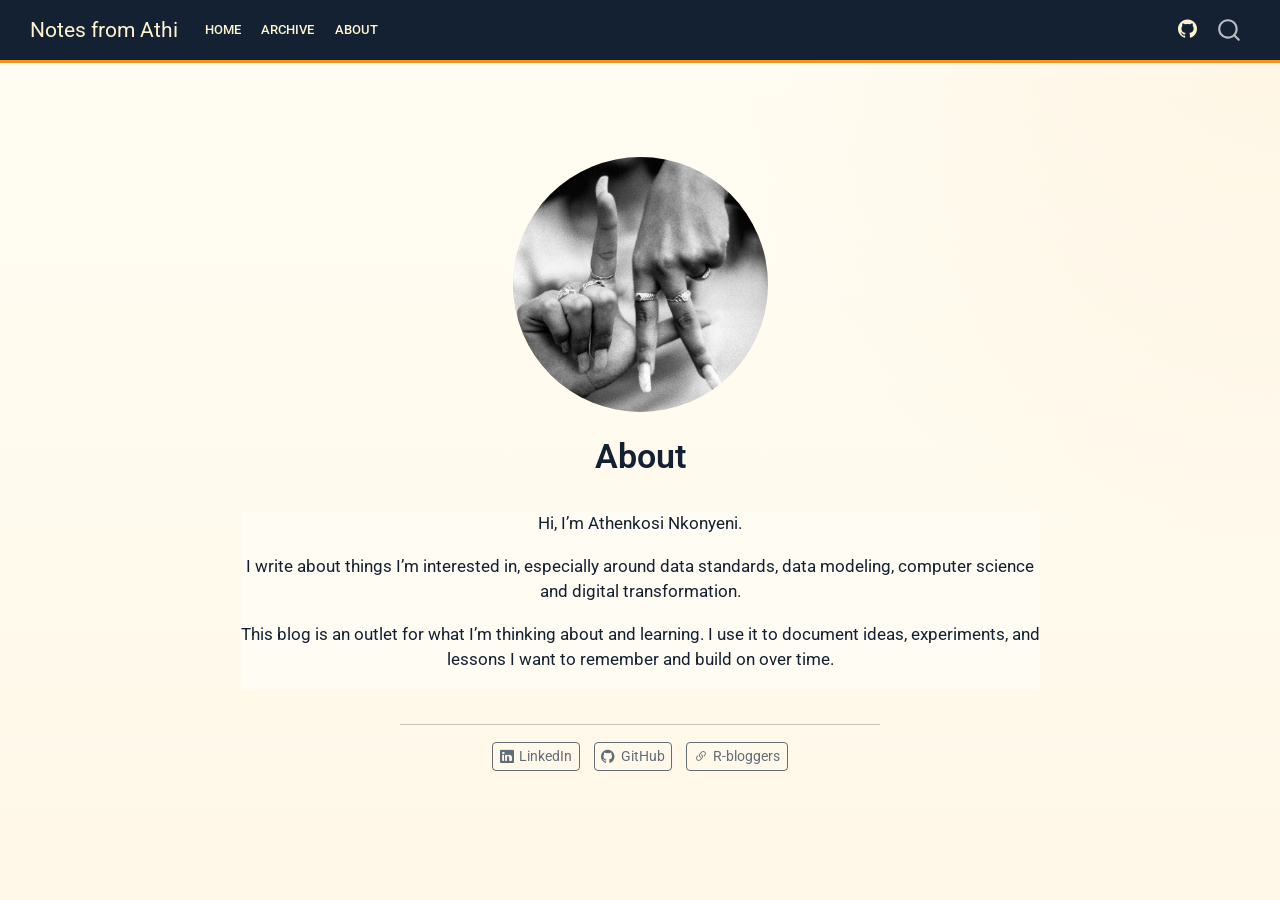
<file: docs/about.html>
<!DOCTYPE html>
<html xmlns="http://www.w3.org/1999/xhtml" lang="en" xml:lang="en"><head>

<meta charset="utf-8">
<meta name="generator" content="quarto-1.9.37">

<meta name="viewport" content="width=device-width, initial-scale=1.0, user-scalable=yes">


<title>About – Notes from Athi</title>
<style>
/* Default styles provided by pandoc.
** See https://pandoc.org/MANUAL.html#variables-for-html for config info.
*/
code{white-space: pre-wrap;}
span.smallcaps{font-variant: small-caps;}
div.columns{display: flex; gap: min(4vw, 1.5em);}
div.column{flex: auto; overflow-x: auto;}
div.hanging-indent{margin-left: 1.5em; text-indent: -1.5em;}
ul.task-list{list-style: none;}
ul.task-list li input[type="checkbox"] {
  width: 0.8em;
  margin: 0 0.8em 0.2em -1em; /* quarto-specific, see https://github.com/quarto-dev/quarto-cli/issues/4556 */ 
  vertical-align: middle;
}
</style>


<script src="site_libs/quarto-nav/quarto-nav.js"></script>
<script src="site_libs/quarto-nav/headroom.min.js"></script>
<script src="site_libs/clipboard/clipboard.min.js"></script>
<script src="site_libs/quarto-search/autocomplete.umd.js"></script>
<script src="site_libs/quarto-search/fuse.min.js"></script>
<script src="site_libs/quarto-search/quarto-search.js"></script>
<meta name="quarto:offset" content="./">
<script src="site_libs/quarto-html/quarto.js" type="module"></script>
<script src="site_libs/quarto-html/tabsets/tabsets.js" type="module"></script>
<script src="site_libs/quarto-html/popper.min.js"></script>
<script src="site_libs/quarto-html/tippy.umd.min.js"></script>
<link href="site_libs/quarto-html/tippy.css" rel="stylesheet">
<link href="site_libs/quarto-html/quarto-syntax-highlighting-7f8f88aac4f3542376d5c11b86a4c14d.css" rel="stylesheet" id="quarto-text-highlighting-styles">
<script src="site_libs/bootstrap/bootstrap.min.js"></script>
<link href="site_libs/bootstrap/bootstrap-icons.css" rel="stylesheet">
<link href="site_libs/bootstrap/bootstrap-fde6028973a8af2afb1d77be65601ea1.min.css" rel="stylesheet" append-hash="true" id="quarto-bootstrap" data-mode="light">
<script id="quarto-search-options" type="application/json">{
  "location": "navbar",
  "copy-button": false,
  "collapse-after": 3,
  "panel-placement": "end",
  "type": "overlay",
  "limit": 50,
  "keyboard-shortcut": [
    "f",
    "/",
    "s"
  ],
  "show-item-context": false,
  "language": {
    "search-no-results-text": "No results",
    "search-matching-documents-text": "matching documents",
    "search-copy-link-title": "Copy link to search",
    "search-hide-matches-text": "Hide additional matches",
    "search-more-match-text": "more match in this document",
    "search-more-matches-text": "more matches in this document",
    "search-clear-button-title": "Clear",
    "search-text-placeholder": "",
    "search-detached-cancel-button-title": "Cancel",
    "search-submit-button-title": "Submit",
    "search-label": "Search"
  }
}</script>


<link rel="stylesheet" href="styles.css">
<meta property="og:title" content="About – Notes from Athi">
<meta property="og:description" content="Notes on R, Python, programming, data standards, digital transformation, clinical trials, statistics, data visualization, and related ideas.">
<meta property="og:image" content="https://ankonyeni.github.io/notes-from-athi/profile.jpg">
<meta property="og:site_name" content="Notes from Athi">
<meta name="twitter:title" content="About – Notes from Athi">
<meta name="twitter:description" content="Notes on R, Python, programming, data standards, digital transformation, clinical trials, statistics, data visualization, and related ideas.">
<meta name="twitter:image" content="https://ankonyeni.github.io/notes-from-athi/profile.jpg">
<meta name="twitter:card" content="summary_large_image">
</head>

<body class="nav-fixed fullcontent quarto-light">

<div id="quarto-search-results"></div>
  <header id="quarto-header" class="headroom fixed-top">
    <nav class="navbar navbar-expand-lg " data-bs-theme="dark">
      <div class="navbar-container container-fluid">
      <div class="navbar-brand-container mx-auto">
    <a class="navbar-brand" href="./index.html">
    <span class="navbar-title">Notes from Athi</span>
    </a>
  </div>
            <div id="quarto-search" class="" title="Search"></div>
          <button class="navbar-toggler" type="button" data-bs-toggle="collapse" data-bs-target="#navbarCollapse" aria-controls="navbarCollapse" role="menu" aria-expanded="false" aria-label="Toggle navigation" onclick="if (window.quartoToggleHeadroom) { window.quartoToggleHeadroom(); }">
  <span class="navbar-toggler-icon"></span>
</button>
          <div class="collapse navbar-collapse" id="navbarCollapse">
            <ul class="navbar-nav navbar-nav-scroll me-auto">
  <li class="nav-item">
    <a class="nav-link" href="./index.html"> 
<span class="menu-text">Home</span></a>
  </li>  
  <li class="nav-item">
    <a class="nav-link" href="./archive.html"> 
<span class="menu-text">Archive</span></a>
  </li>  
  <li class="nav-item">
    <a class="nav-link active" href="./about.html" aria-current="page"> 
<span class="menu-text">About</span></a>
  </li>  
</ul>
            <ul class="navbar-nav navbar-nav-scroll ms-auto">
  <li class="nav-item compact">
    <a class="nav-link" href="https://github.com/ankonyeni/notes-from-athi"> <i class="bi bi-github" role="img" aria-label="GitHub repository">
</i> 
<span class="menu-text"></span></a>
  </li>  
</ul>
          </div> <!-- /navcollapse -->
            <div class="quarto-navbar-tools">
</div>
      </div> <!-- /container-fluid -->
    </nav>
</header>
<!-- content -->
<div id="quarto-content" class="quarto-container page-columns page-rows-contents page-layout-article page-navbar">
<!-- sidebar -->
<!-- margin-sidebar -->
    
<!-- main -->
<div class="quarto-about-jolla">
  <img src="profile.jpg" class="about-image
  round " style="height: 15em; width: 15em;">
 <header id="title-block-header" class="quarto-title-block default">
<div class="quarto-title">
<h1 class="title">About</h1>
</div>
<div class="quarto-title-meta">
  </div>
</header><main class="content" id="quarto-document-content">
<p>Hi, I’m Athenkosi Nkonyeni.</p>
<p>I write about things I’m interested in, especially around data standards, data modeling, computer science and digital transformation.</p>
<p>This blog is an outlet for what I’m thinking about and learning. I use it to document ideas, experiments, and lessons I want to remember and build on over time.</p>


</main> 
  <hr class="about-sep">
   <div class="about-links">
  <a href="https://www.linkedin.com/in/athenkosi-nkonyeni-1482a8154" class="about-link" rel="" target="">
    <i class="bi bi-linkedin"></i>
     <span class="about-link-text">LinkedIn</span>
  </a>
  <a href="https://github.com/ankonyeni" class="about-link" rel="" target="">
    <i class="bi bi-github"></i>
     <span class="about-link-text">GitHub</span>
  </a>
  <a href="https://www.r-bloggers.com" class="about-link" rel="" target="">
    <i class="bi bi-link-45deg"></i>
     <span class="about-link-text">R-bloggers</span>
  </a>
</div>
</div>
 <!-- /main -->
<script>
document.addEventListener("DOMContentLoaded", () => {
  const toc = document.querySelector('nav.toc-active[role="doc-toc"]');
  if (!toc) return;

  const links = Array.from(toc.querySelectorAll("a[data-scroll-target]"));
  const entries = links
    .map((link) => {
      const target = link.getAttribute("data-scroll-target");
      const id = target && target.startsWith("#") ? decodeURIComponent(target.slice(1)) : null;
      const section = id ? document.getElementById(id) : null;
      return section ? { link, section } : null;
    })
    .filter(Boolean);

  if (!entries.length) return;

  const updateActiveToc = () => {
    const activationLine = 160;
    let current = entries[0];

    for (const entry of entries) {
      if (entry.section.getBoundingClientRect().top <= activationLine) {
        current = entry;
      } else {
        break;
      }
    }

    links.forEach((link) => link.classList.toggle("active", link === current.link));

    let parent = current.link.parentElement;
    while (parent && parent !== toc) {
      if (parent.tagName === "UL") {
        parent.classList.remove("collapse");
      }
      parent = parent.parentElement;
    }
  };

  updateActiveToc();
  document.addEventListener("scroll", updateActiveToc, { passive: true });
  window.addEventListener("resize", updateActiveToc);
});
</script>
<script id="quarto-html-after-body" type="application/javascript">
  window.document.addEventListener("DOMContentLoaded", function (event) {
    const isCodeAnnotation = (el) => {
      for (const clz of el.classList) {
        if (clz.startsWith('code-annotation-')) {                     
          return true;
        }
      }
      return false;
    }
    const onCopySuccess = function(e) {
      // button target
      const button = e.trigger;
      // don't keep focus
      button.blur();
      // flash "checked"
      button.classList.add('code-copy-button-checked');
      var currentTitle = button.getAttribute("title");
      button.setAttribute("title", "Copied!");
      let tooltip;
      if (window.bootstrap) {
        button.setAttribute("data-bs-toggle", "tooltip");
        button.setAttribute("data-bs-placement", "left");
        button.setAttribute("data-bs-title", "Copied!");
        tooltip = new bootstrap.Tooltip(button, 
          { trigger: "manual", 
            customClass: "code-copy-button-tooltip",
            offset: [0, -8]});
        tooltip.show();    
      }
      setTimeout(function() {
        if (tooltip) {
          tooltip.hide();
          button.removeAttribute("data-bs-title");
          button.removeAttribute("data-bs-toggle");
          button.removeAttribute("data-bs-placement");
        }
        button.setAttribute("title", currentTitle);
        button.classList.remove('code-copy-button-checked');
      }, 1000);
      // clear code selection
      e.clearSelection();
    }
    const getTextToCopy = function(trigger) {
      const outerScaffold = trigger.parentElement.cloneNode(true);
      const codeEl = outerScaffold.querySelector('code');
      for (const childEl of codeEl.children) {
        if (isCodeAnnotation(childEl)) {
          childEl.remove();
        }
      }
      return codeEl.innerText;
    }
    const clipboard = new window.ClipboardJS('.code-copy-button:not([data-in-quarto-modal])', {
      text: getTextToCopy
    });
    clipboard.on('success', onCopySuccess);
    if (window.document.getElementById('quarto-embedded-source-code-modal')) {
      const clipboardModal = new window.ClipboardJS('.code-copy-button[data-in-quarto-modal]', {
        text: getTextToCopy,
        container: window.document.getElementById('quarto-embedded-source-code-modal')
      });
      clipboardModal.on('success', onCopySuccess);
    }
      var localhostRegex = new RegExp(/^(?:http|https):\/\/localhost\:?[0-9]*\//);
      var mailtoRegex = new RegExp(/^mailto:/);
        var filterRegex = new RegExp("https:\/\/ankonyeni\.github\.io\/notes-from-athi");
      var isInternal = (href) => {
          return filterRegex.test(href) || localhostRegex.test(href) || mailtoRegex.test(href);
      }
      // Inspect non-navigation links and adorn them if external
     var links = window.document.querySelectorAll('a[href]:not(.nav-link):not(.navbar-brand):not(.toc-action):not(.sidebar-link):not(.sidebar-item-toggle):not(.pagination-link):not(.no-external):not([aria-hidden]):not(.dropdown-item):not(.quarto-navigation-tool):not(.about-link)');
      for (var i=0; i<links.length; i++) {
        const link = links[i];
        if (!isInternal(link.href)) {
          // undo the damage that might have been done by quarto-nav.js in the case of
          // links that we want to consider external
          if (link.dataset.originalHref !== undefined) {
            link.href = link.dataset.originalHref;
          }
            // target, if specified
            link.setAttribute("target", "_blank");
            if (link.getAttribute("rel") === null) {
              link.setAttribute("rel", "noopener");
            }
        }
      }
    function tippyHover(el, contentFn, onTriggerFn, onUntriggerFn) {
      const config = {
        allowHTML: true,
        maxWidth: 500,
        delay: 100,
        arrow: false,
        appendTo: function(el) {
            return el.parentElement;
        },
        interactive: true,
        interactiveBorder: 10,
        theme: 'quarto',
        placement: 'bottom-start',
      };
      if (contentFn) {
        config.content = contentFn;
      }
      if (onTriggerFn) {
        config.onTrigger = onTriggerFn;
      }
      if (onUntriggerFn) {
        config.onUntrigger = onUntriggerFn;
      }
      window.tippy(el, config); 
    }
    const noterefs = window.document.querySelectorAll('a[role="doc-noteref"]');
    for (var i=0; i<noterefs.length; i++) {
      const ref = noterefs[i];
      tippyHover(ref, function() {
        // use id or data attribute instead here
        let href = ref.getAttribute('data-footnote-href') || ref.getAttribute('href');
        try { href = new URL(href).hash; } catch {}
        const id = href.replace(/^#\/?/, "");
        const note = window.document.getElementById(id);
        if (note) {
          return note.innerHTML;
        } else {
          return "";
        }
      });
    }
    const xrefs = window.document.querySelectorAll('a.quarto-xref');
    const processXRef = (id, note) => {
      // Strip column container classes
      const stripColumnClz = (el) => {
        el.classList.remove("page-full", "page-columns");
        if (el.children) {
          for (const child of el.children) {
            stripColumnClz(child);
          }
        }
      }
      stripColumnClz(note)
      if (id === null || id.startsWith('sec-')) {
        // Special case sections, only their first couple elements
        const container = document.createElement("div");
        if (note.children && note.children.length > 2) {
          container.appendChild(note.children[0].cloneNode(true));
          for (let i = 1; i < note.children.length; i++) {
            const child = note.children[i];
            if (child.tagName === "P" && child.innerText === "") {
              continue;
            } else {
              container.appendChild(child.cloneNode(true));
              break;
            }
          }
          if (window.Quarto?.typesetMath) {
            window.Quarto.typesetMath(container);
          }
          return container.innerHTML
        } else {
          if (window.Quarto?.typesetMath) {
            window.Quarto.typesetMath(note);
          }
          return note.innerHTML;
        }
      } else {
        // Remove any anchor links if they are present
        const anchorLink = note.querySelector('a.anchorjs-link');
        if (anchorLink) {
          anchorLink.remove();
        }
        if (window.Quarto?.typesetMath) {
          window.Quarto.typesetMath(note);
        }
        if (note.classList.contains("callout")) {
          return note.outerHTML;
        } else {
          return note.innerHTML;
        }
      }
    }
    for (var i=0; i<xrefs.length; i++) {
      const xref = xrefs[i];
      tippyHover(xref, undefined, function(instance) {
        instance.disable();
        let url = xref.getAttribute('href');
        let hash = undefined; 
        if (url.startsWith('#')) {
          hash = url;
        } else {
          try { hash = new URL(url).hash; } catch {}
        }
        if (hash) {
          const id = hash.replace(/^#\/?/, "");
          const note = window.document.getElementById(id);
          if (note !== null) {
            try {
              const html = processXRef(id, note.cloneNode(true));
              instance.setContent(html);
            } finally {
              instance.enable();
              instance.show();
            }
          } else {
            // See if we can fetch this
            fetch(url.split('#')[0])
            .then(res => res.text())
            .then(html => {
              const parser = new DOMParser();
              const htmlDoc = parser.parseFromString(html, "text/html");
              const note = htmlDoc.getElementById(id);
              if (note !== null) {
                const html = processXRef(id, note);
                instance.setContent(html);
              } 
            }).finally(() => {
              instance.enable();
              instance.show();
            });
          }
        } else {
          // See if we can fetch a full url (with no hash to target)
          // This is a special case and we should probably do some content thinning / targeting
          fetch(url)
          .then(res => res.text())
          .then(html => {
            const parser = new DOMParser();
            const htmlDoc = parser.parseFromString(html, "text/html");
            const note = htmlDoc.querySelector('main.content');
            if (note !== null) {
              // This should only happen for chapter cross references
              // (since there is no id in the URL)
              // remove the first header
              if (note.children.length > 0 && note.children[0].tagName === "HEADER") {
                note.children[0].remove();
              }
              const html = processXRef(null, note);
              instance.setContent(html);
            } 
          }).finally(() => {
            instance.enable();
            instance.show();
          });
        }
      }, function(instance) {
      });
    }
        let selectedAnnoteEl;
        const selectorForAnnotation = ( cell, annotation) => {
          let cellAttr = 'data-code-cell="' + cell + '"';
          let lineAttr = 'data-code-annotation="' +  annotation + '"';
          const selector = 'span[' + cellAttr + '][' + lineAttr + ']';
          return selector;
        }
        const selectCodeLines = (annoteEl) => {
          const doc = window.document;
          const targetCell = annoteEl.getAttribute("data-target-cell");
          const targetAnnotation = annoteEl.getAttribute("data-target-annotation");
          const annoteSpan = window.document.querySelector(selectorForAnnotation(targetCell, targetAnnotation));
          const lines = annoteSpan.getAttribute("data-code-lines").split(",");
          const lineIds = lines.map((line) => {
            return targetCell + "-" + line;
          })
          let top = null;
          let height = null;
          let parent = null;
          if (lineIds.length > 0) {
              //compute the position of the single el (top and bottom and make a div)
              const el = window.document.getElementById(lineIds[0]);
              top = el.offsetTop;
              height = el.offsetHeight;
              parent = el.parentElement.parentElement;
            if (lineIds.length > 1) {
              const lastEl = window.document.getElementById(lineIds[lineIds.length - 1]);
              const bottom = lastEl.offsetTop + lastEl.offsetHeight;
              height = bottom - top;
            }
            if (top !== null && height !== null && parent !== null) {
              // cook up a div (if necessary) and position it 
              let div = window.document.getElementById("code-annotation-line-highlight");
              if (div === null) {
                div = window.document.createElement("div");
                div.setAttribute("id", "code-annotation-line-highlight");
                div.style.position = 'absolute';
                parent.appendChild(div);
              }
              div.style.top = top - 2 + "px";
              div.style.height = height + 4 + "px";
              div.style.left = 0;
              let gutterDiv = window.document.getElementById("code-annotation-line-highlight-gutter");
              if (gutterDiv === null) {
                gutterDiv = window.document.createElement("div");
                gutterDiv.setAttribute("id", "code-annotation-line-highlight-gutter");
                gutterDiv.style.position = 'absolute';
                const codeCell = window.document.getElementById(targetCell);
                const gutter = codeCell.querySelector('.code-annotation-gutter');
                gutter.appendChild(gutterDiv);
              }
              gutterDiv.style.top = top - 2 + "px";
              gutterDiv.style.height = height + 4 + "px";
            }
            selectedAnnoteEl = annoteEl;
          }
        };
        const unselectCodeLines = () => {
          const elementsIds = ["code-annotation-line-highlight", "code-annotation-line-highlight-gutter"];
          elementsIds.forEach((elId) => {
            const div = window.document.getElementById(elId);
            if (div) {
              div.remove();
            }
          });
          selectedAnnoteEl = undefined;
        };
          // Handle positioning of the toggle
      window.addEventListener(
        "resize",
        throttle(() => {
          elRect = undefined;
          if (selectedAnnoteEl) {
            selectCodeLines(selectedAnnoteEl);
          }
        }, 10)
      );
      function throttle(fn, ms) {
      let throttle = false;
      let timer;
        return (...args) => {
          if(!throttle) { // first call gets through
              fn.apply(this, args);
              throttle = true;
          } else { // all the others get throttled
              if(timer) clearTimeout(timer); // cancel #2
              timer = setTimeout(() => {
                fn.apply(this, args);
                timer = throttle = false;
              }, ms);
          }
        };
      }
        // Attach click handler to the DT
        const annoteDls = window.document.querySelectorAll('dt[data-target-cell]');
        for (const annoteDlNode of annoteDls) {
          annoteDlNode.addEventListener('click', (event) => {
            const clickedEl = event.target;
            if (clickedEl !== selectedAnnoteEl) {
              unselectCodeLines();
              const activeEl = window.document.querySelector('dt[data-target-cell].code-annotation-active');
              if (activeEl) {
                activeEl.classList.remove('code-annotation-active');
              }
              selectCodeLines(clickedEl);
              clickedEl.classList.add('code-annotation-active');
            } else {
              // Unselect the line
              unselectCodeLines();
              clickedEl.classList.remove('code-annotation-active');
            }
          });
        }
    const findCites = (el) => {
      const parentEl = el.parentElement;
      if (parentEl) {
        const cites = parentEl.dataset.cites;
        if (cites) {
          return {
            el,
            cites: cites.split(' ')
          };
        } else {
          return findCites(el.parentElement)
        }
      } else {
        return undefined;
      }
    };
    var bibliorefs = window.document.querySelectorAll('a[role="doc-biblioref"]');
    for (var i=0; i<bibliorefs.length; i++) {
      const ref = bibliorefs[i];
      const citeInfo = findCites(ref);
      if (citeInfo) {
        tippyHover(citeInfo.el, function() {
          var popup = window.document.createElement('div');
          citeInfo.cites.forEach(function(cite) {
            var citeDiv = window.document.createElement('div');
            citeDiv.classList.add('hanging-indent');
            citeDiv.classList.add('csl-entry');
            var biblioDiv = window.document.getElementById('ref-' + cite);
            if (biblioDiv) {
              citeDiv.innerHTML = biblioDiv.innerHTML;
            }
            popup.appendChild(citeDiv);
          });
          return popup.innerHTML;
        });
      }
    }
  });
  </script>
</div> <!-- /content -->




</body></html>
</file>
<file: docs/site_libs/quarto-html/tippy.css>
.tippy-box[data-animation=fade][data-state=hidden]{opacity:0}[data-tippy-root]{max-width:calc(100vw - 10px)}.tippy-box{position:relative;background-color:#333;color:#fff;border-radius:4px;font-size:14px;line-height:1.4;white-space:normal;outline:0;transition-property:transform,visibility,opacity}.tippy-box[data-placement^=top]>.tippy-arrow{bottom:0}.tippy-box[data-placement^=top]>.tippy-arrow:before{bottom:-7px;left:0;border-width:8px 8px 0;border-top-color:initial;transform-origin:center top}.tippy-box[data-placement^=bottom]>.tippy-arrow{top:0}.tippy-box[data-placement^=bottom]>.tippy-arrow:before{top:-7px;left:0;border-width:0 8px 8px;border-bottom-color:initial;transform-origin:center bottom}.tippy-box[data-placement^=left]>.tippy-arrow{right:0}.tippy-box[data-placement^=left]>.tippy-arrow:before{border-width:8px 0 8px 8px;border-left-color:initial;right:-7px;transform-origin:center left}.tippy-box[data-placement^=right]>.tippy-arrow{left:0}.tippy-box[data-placement^=right]>.tippy-arrow:before{left:-7px;border-width:8px 8px 8px 0;border-right-color:initial;transform-origin:center right}.tippy-box[data-inertia][data-state=visible]{transition-timing-function:cubic-bezier(.54,1.5,.38,1.11)}.tippy-arrow{width:16px;height:16px;color:#333}.tippy-arrow:before{content:"";position:absolute;border-color:transparent;border-style:solid}.tippy-content{position:relative;padding:5px 9px;z-index:1}
</file>
<file: docs/site_libs/quarto-html/quarto-syntax-highlighting-7f8f88aac4f3542376d5c11b86a4c14d.css>
/* quarto syntax highlight colors */
:root {
  --quarto-hl-ot-color: #003B4F;
  --quarto-hl-at-color: #657422;
  --quarto-hl-ss-color: #20794D;
  --quarto-hl-an-color: #5E5E5E;
  --quarto-hl-fu-color: #4758AB;
  --quarto-hl-st-color: #20794D;
  --quarto-hl-cf-color: #003B4F;
  --quarto-hl-op-color: #5E5E5E;
  --quarto-hl-er-color: #AD0000;
  --quarto-hl-bn-color: #AD0000;
  --quarto-hl-al-color: #AD0000;
  --quarto-hl-va-color: #111111;
  --quarto-hl-bu-color: inherit;
  --quarto-hl-ex-color: inherit;
  --quarto-hl-pp-color: #AD0000;
  --quarto-hl-in-color: #5E5E5E;
  --quarto-hl-vs-color: #20794D;
  --quarto-hl-wa-color: #5E5E5E;
  --quarto-hl-do-color: #5E5E5E;
  --quarto-hl-im-color: #00769E;
  --quarto-hl-ch-color: #20794D;
  --quarto-hl-dt-color: #AD0000;
  --quarto-hl-fl-color: #AD0000;
  --quarto-hl-co-color: #5E5E5E;
  --quarto-hl-cv-color: #5E5E5E;
  --quarto-hl-cn-color: #8f5902;
  --quarto-hl-sc-color: #5E5E5E;
  --quarto-hl-dv-color: #AD0000;
  --quarto-hl-kw-color: #003B4F;
}

/* other quarto variables */
:root {
  --quarto-font-monospace: SFMono-Regular, Menlo, Monaco, Consolas, "Liberation Mono", "Courier New", monospace;
}

/* syntax highlight based on Pandoc's rules */
pre > code.sourceCode > span {
  color: #003B4F;
}

code.sourceCode > span {
  color: #003B4F;
}

div.sourceCode,
div.sourceCode pre.sourceCode {
  color: #003B4F;
}

/* Normal */
code span {
  color: #003B4F;
}

/* Alert */
code span.al {
  color: #AD0000;
  font-style: inherit;
}

/* Annotation */
code span.an {
  color: #5E5E5E;
  font-style: inherit;
}

/* Attribute */
code span.at {
  color: #657422;
  font-style: inherit;
}

/* BaseN */
code span.bn {
  color: #AD0000;
  font-style: inherit;
}

/* BuiltIn */
code span.bu {
  font-style: inherit;
}

/* ControlFlow */
code span.cf {
  color: #003B4F;
  font-weight: bold;
  font-style: inherit;
}

/* Char */
code span.ch {
  color: #20794D;
  font-style: inherit;
}

/* Constant */
code span.cn {
  color: #8f5902;
  font-style: inherit;
}

/* Comment */
code span.co {
  color: #5E5E5E;
  font-style: inherit;
}

/* CommentVar */
code span.cv {
  color: #5E5E5E;
  font-style: italic;
}

/* Documentation */
code span.do {
  color: #5E5E5E;
  font-style: italic;
}

/* DataType */
code span.dt {
  color: #AD0000;
  font-style: inherit;
}

/* DecVal */
code span.dv {
  color: #AD0000;
  font-style: inherit;
}

/* Error */
code span.er {
  color: #AD0000;
  font-style: inherit;
}

/* Extension */
code span.ex {
  font-style: inherit;
}

/* Float */
code span.fl {
  color: #AD0000;
  font-style: inherit;
}

/* Function */
code span.fu {
  color: #4758AB;
  font-style: inherit;
}

/* Import */
code span.im {
  color: #00769E;
  font-style: inherit;
}

/* Information */
code span.in {
  color: #5E5E5E;
  font-style: inherit;
}

/* Keyword */
code span.kw {
  color: #003B4F;
  font-weight: bold;
  font-style: inherit;
}

/* Operator */
code span.op {
  color: #5E5E5E;
  font-style: inherit;
}

/* Other */
code span.ot {
  color: #003B4F;
  font-style: inherit;
}

/* Preprocessor */
code span.pp {
  color: #AD0000;
  font-style: inherit;
}

/* SpecialChar */
code span.sc {
  color: #5E5E5E;
  font-style: inherit;
}

/* SpecialString */
code span.ss {
  color: #20794D;
  font-style: inherit;
}

/* String */
code span.st {
  color: #20794D;
  font-style: inherit;
}

/* Variable */
code span.va {
  color: #111111;
  font-style: inherit;
}

/* VerbatimString */
code span.vs {
  color: #20794D;
  font-style: inherit;
}

/* Warning */
code span.wa {
  color: #5E5E5E;
  font-style: italic;
}

.prevent-inlining {
  content: "</";
}

/*# sourceMappingURL=789ad8cd35626ba772517505b42a116e.css.map */
</file>
<file: docs/styles.css>
/* css styles */

:root {
  --blog-deep: #142133;
  --blog-teal-dark: #056265;
  --blog-teal: #0b877b;
  --blog-aqua: #109984;
  --blog-sun: #f79319;
  --blog-orange: #f45f23;
  --blog-coral: #e32d4f;
  --blog-cream: #fff3cf;
  --blog-code-bg: #102a36;
  --blog-code-ink: #fff3cf;
  --blog-code-muted: #b7c9c1;
  --blog-code-blue: #84d5ff;
  --blog-code-green: #83e7c2;
  --blog-code-yellow: #ffc86b;
  --blog-code-orange: #ff9b5c;
  --blog-code-pink: #ff7a96;
  --blog-surface: #fffdf4;
  --blog-surface-strong: #fff3cf;
  --blog-ink: #142133;
  --blog-muted: #5f6f6f;
  --blog-border: #eebf76;
  --blog-accent: #056265;
  --blog-accent-hot: #bd1f3b;
}

body {
  background:
    radial-gradient(circle at top right, rgba(247, 147, 25, 0.07), transparent 34rem),
    linear-gradient(180deg, #fffdf4 0%, #fff8e8 100%);
  color: var(--blog-ink);
}

a {
  color: var(--blog-accent);
}

a:hover {
  color: var(--blog-accent-hot);
}

.navbar {
  background: var(--blog-deep);
  border-bottom: 3px solid var(--blog-sun);
}

.navbar-title,
.navbar .nav-link,
.navbar .navbar-nav .nav-link.active,
.navbar .quarto-navbar-tools .quarto-navigation-tool {
  color: var(--blog-cream);
}

.navbar .nav-link:hover,
.navbar .quarto-navbar-tools .quarto-navigation-tool:hover {
  color: var(--blog-sun);
}

.quarto-title-banner {
  position: relative;
  min-height: 26rem;
  align-items: end;
  isolation: isolate;
  background-color: var(--blog-teal-dark);
  background-position: center;
  background-size: cover;
  border-bottom: 4px solid var(--blog-sun);
}

.quarto-title-banner::before {
  position: absolute;
  inset: 0;
  z-index: -1;
  content: "";
  background:
    linear-gradient(90deg, rgba(20, 33, 51, 0.78) 0%, rgba(20, 33, 51, 0.48) 48%, rgba(20, 33, 51, 0.14) 100%),
    linear-gradient(0deg, rgba(20, 33, 51, 0.66) 0%, rgba(20, 33, 51, 0.04) 58%);
}

.quarto-title-banner .quarto-title {
  position: relative;
  padding-top: 7rem;
  padding-bottom: 3rem;
}

.quarto-title-banner .title,
.quarto-title-banner .subtitle,
.quarto-title-banner .description {
  color: #fff8e8;
  text-shadow: 0 2px 16px rgba(20, 33, 51, 0.82);
}

.quarto-title-banner .quarto-categories .quarto-category {
  background: rgba(255, 243, 207, 0.16);
  border-color: rgba(255, 243, 207, 0.45);
  color: var(--blog-cream);
}

.quarto-title-meta {
  color: var(--blog-muted);
}

.page-columns .content {
  background: rgba(255, 253, 244, 0.9);
}

.listing-category {
  border-color: var(--blog-border);
  color: var(--blog-teal-dark);
  background: rgba(255, 248, 232, 0.88);
}

.quarto-listing .card {
  border: 1px solid var(--blog-border);
  border-radius: 8px;
  background: rgba(255, 253, 244, 0.94);
  box-shadow: 0 10px 28px rgba(20, 33, 51, 0.08);
}

.quarto-listing .card-title {
  font-size: 1.05rem;
}

.quarto-listing .card-title a {
  color: var(--blog-teal-dark);
}

.quarto-listing .card-title a:hover {
  color: var(--blog-coral);
}

.quarto-listing .listing-description,
.quarto-listing .card-text {
  color: var(--blog-muted);
}

h1,
h2,
h3,
h4 {
  color: var(--blog-deep);
}

h2 {
  border-bottom: 2px solid rgba(247, 147, 25, 0.42);
  padding-bottom: 0.3rem;
}

code {
  color: #a22735;
  background-color: rgba(255, 243, 207, 0.72);
  border-radius: 0.25rem;
}

pre.sourceCode,
div.sourceCode {
  background-color: var(--blog-code-bg);
  border-color: var(--blog-teal);
}

pre.sourceCode code {
  color: var(--blog-code-ink);
  background: transparent;
}

div.sourceCode,
div.sourceCode pre.sourceCode,
pre > code.sourceCode > span,
code.sourceCode > span,
pre.sourceCode code span {
  color: var(--blog-code-ink);
}

pre.sourceCode code span.an,
pre.sourceCode code span.co,
pre.sourceCode code span.cv,
pre.sourceCode code span.do,
pre.sourceCode code span.in,
pre.sourceCode code span.op,
pre.sourceCode code span.sc,
pre.sourceCode code span.wa {
  color: var(--blog-code-muted);
}

pre.sourceCode code span.at,
pre.sourceCode code span.ch,
pre.sourceCode code span.ss,
pre.sourceCode code span.st,
pre.sourceCode code span.vs {
  color: var(--blog-code-green);
}

pre.sourceCode code span.cf,
pre.sourceCode code span.kw,
pre.sourceCode code span.ot {
  color: var(--blog-code-yellow);
  font-weight: 700;
}

pre.sourceCode code span.fu,
pre.sourceCode code span.im {
  color: var(--blog-code-blue);
}

pre.sourceCode code span.al,
pre.sourceCode code span.bn,
pre.sourceCode code span.dt,
pre.sourceCode code span.dv,
pre.sourceCode code span.er,
pre.sourceCode code span.fl,
pre.sourceCode code span.pp {
  color: var(--blog-code-pink);
}

pre.sourceCode code span.cn {
  color: var(--blog-code-orange);
}

pre.sourceCode code span.va {
  color: var(--blog-code-ink);
}

.code-copy-button {
  color: var(--blog-code-ink);
}

.code-copy-button:hover {
  color: var(--blog-code-yellow);
}

.callout {
  border-left-color: var(--blog-orange);
  background-color: rgba(255, 243, 207, 0.5);
}

.callout.callout-style-default > .callout-header {
  background-color: rgba(247, 147, 25, 0.16);
}

.pagination .page-link {
  color: var(--blog-teal-dark);
  background-color: var(--blog-surface);
  border-color: var(--blog-border);
}

.pagination .page-link:hover {
  color: var(--blog-coral);
  background-color: var(--blog-surface-strong);
}
</file>
